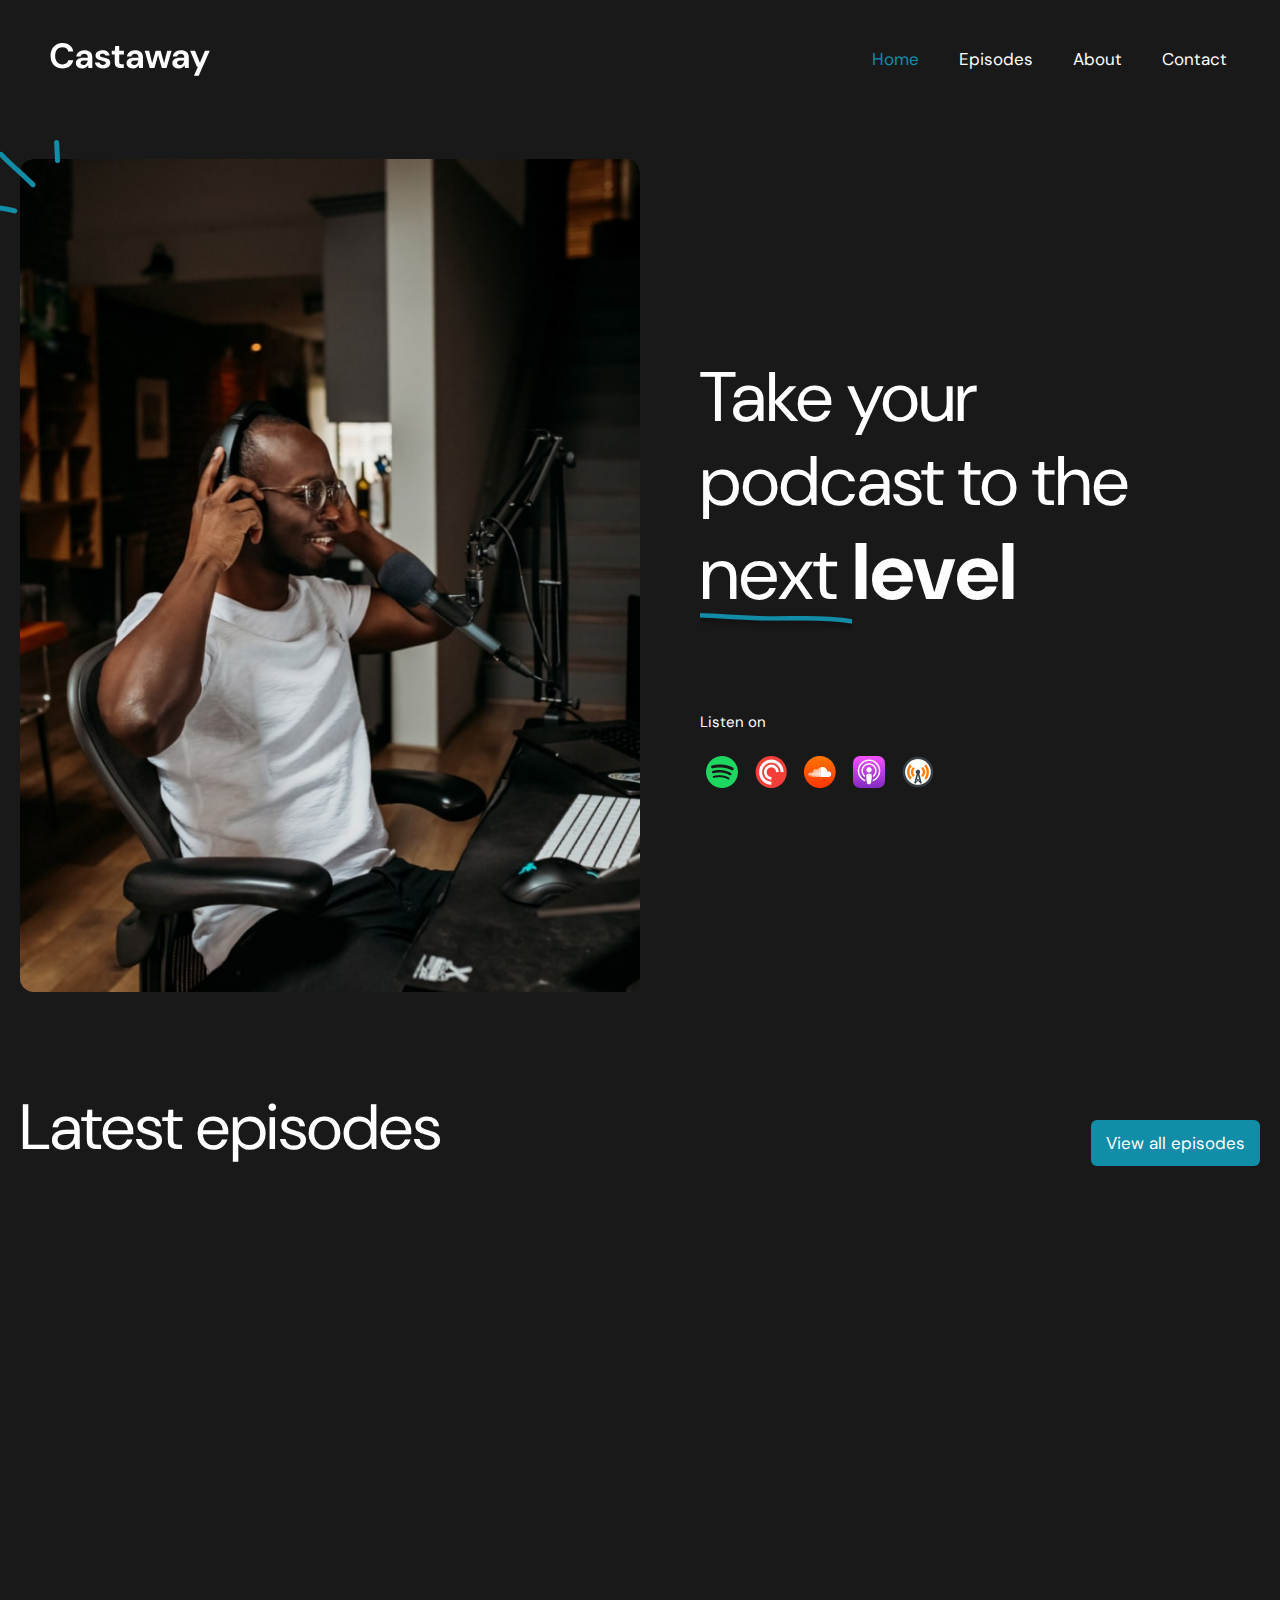
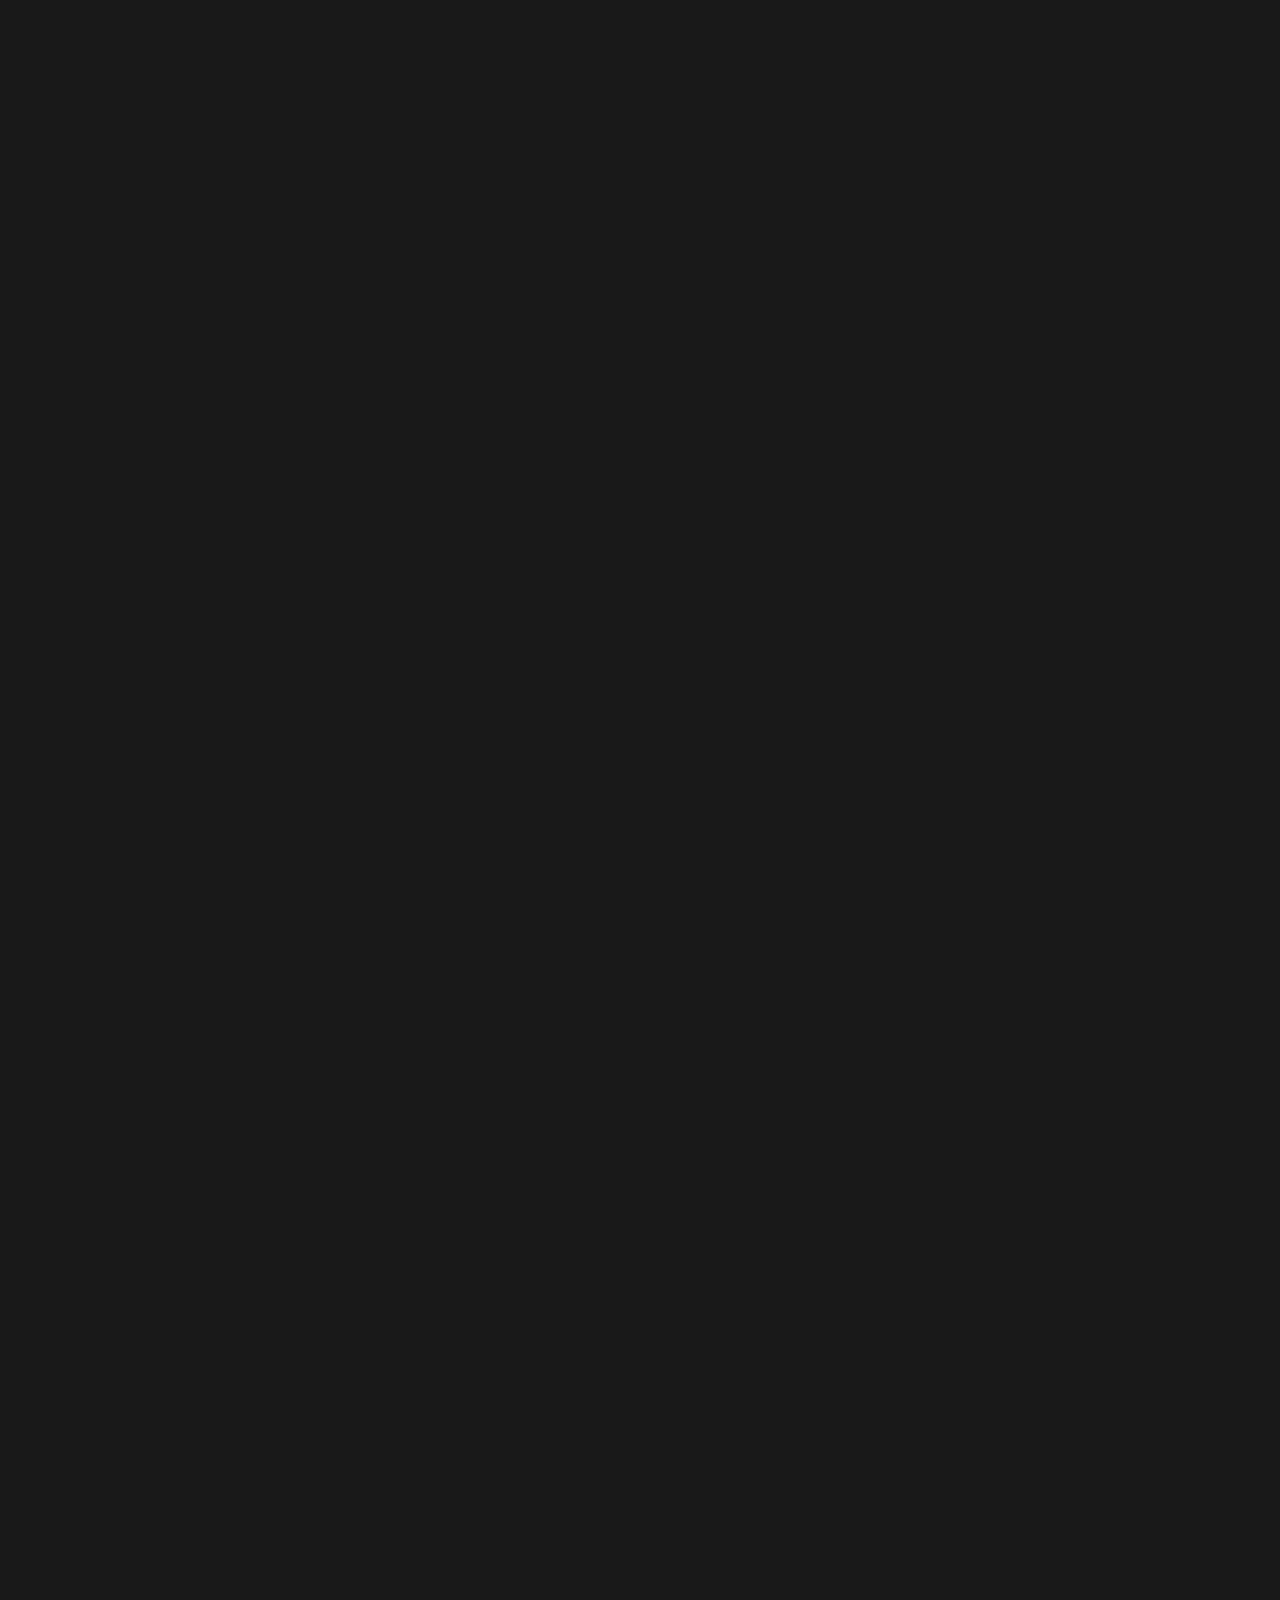
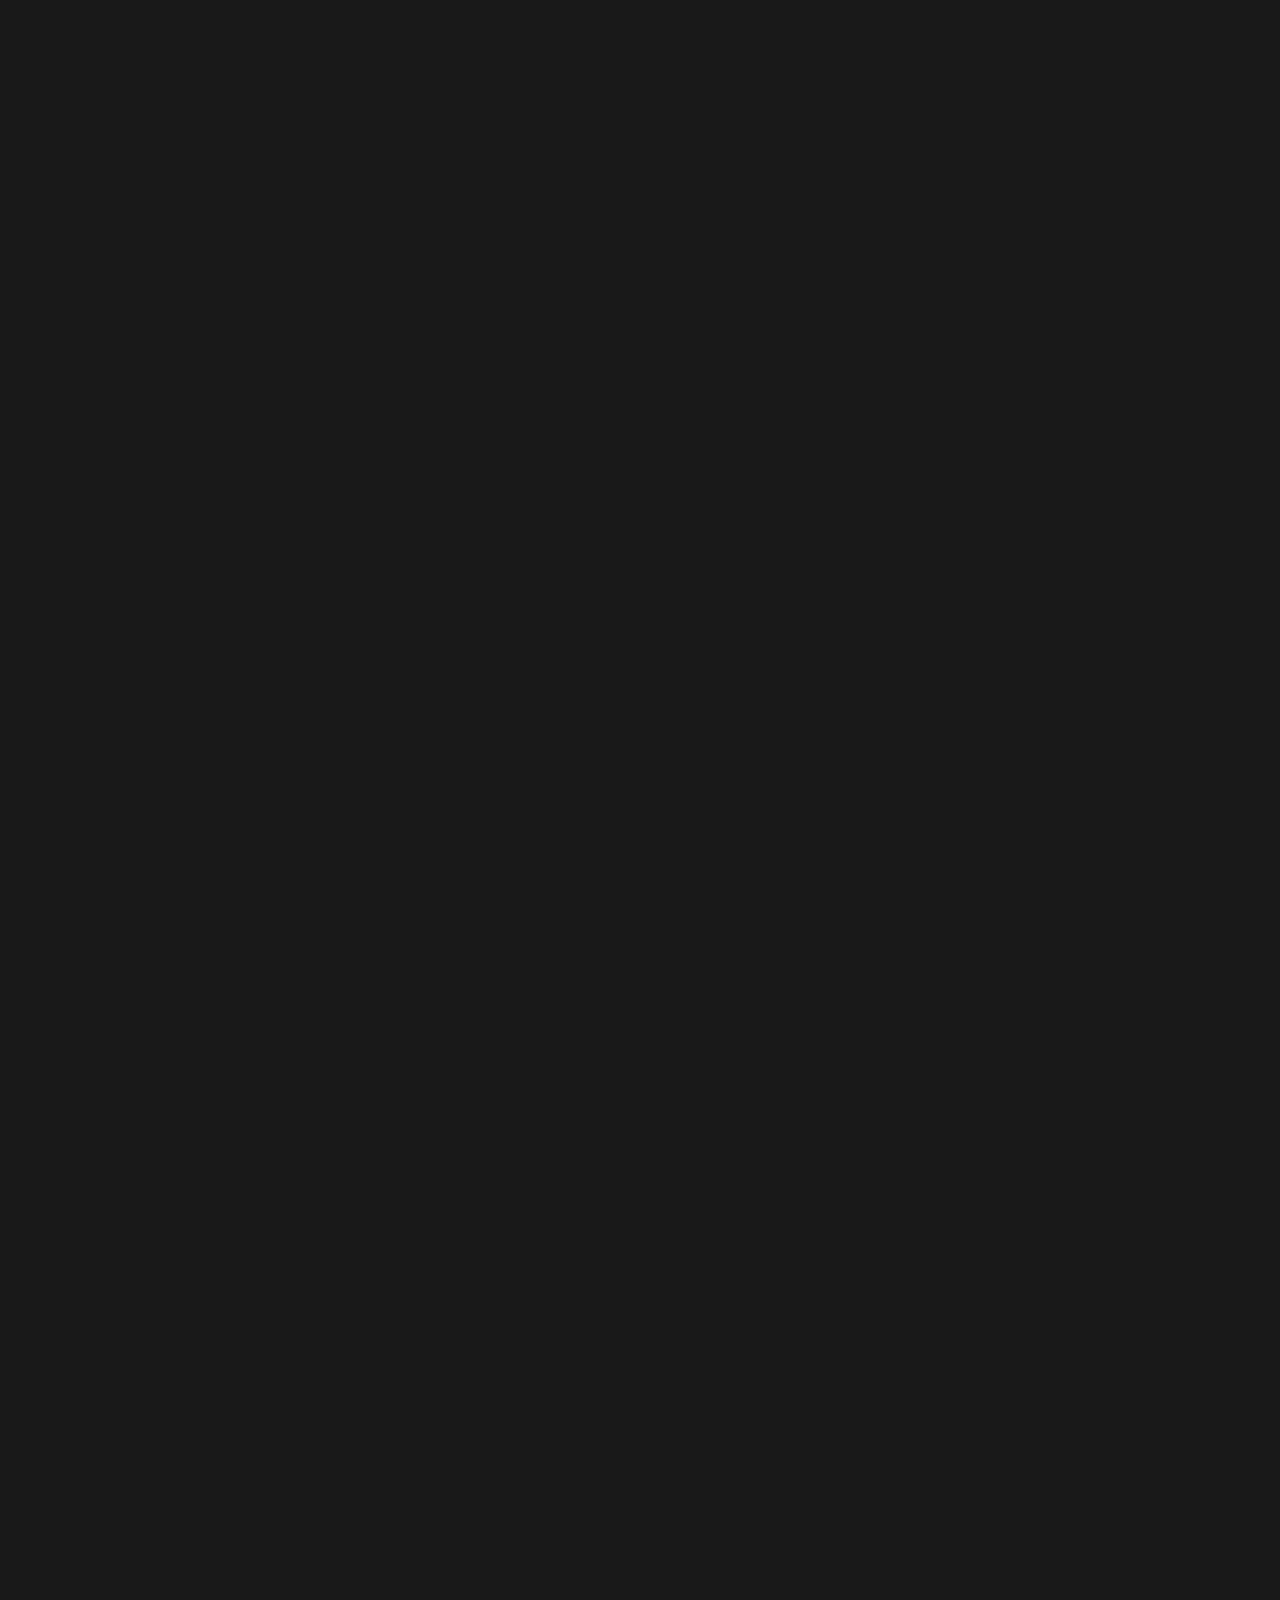
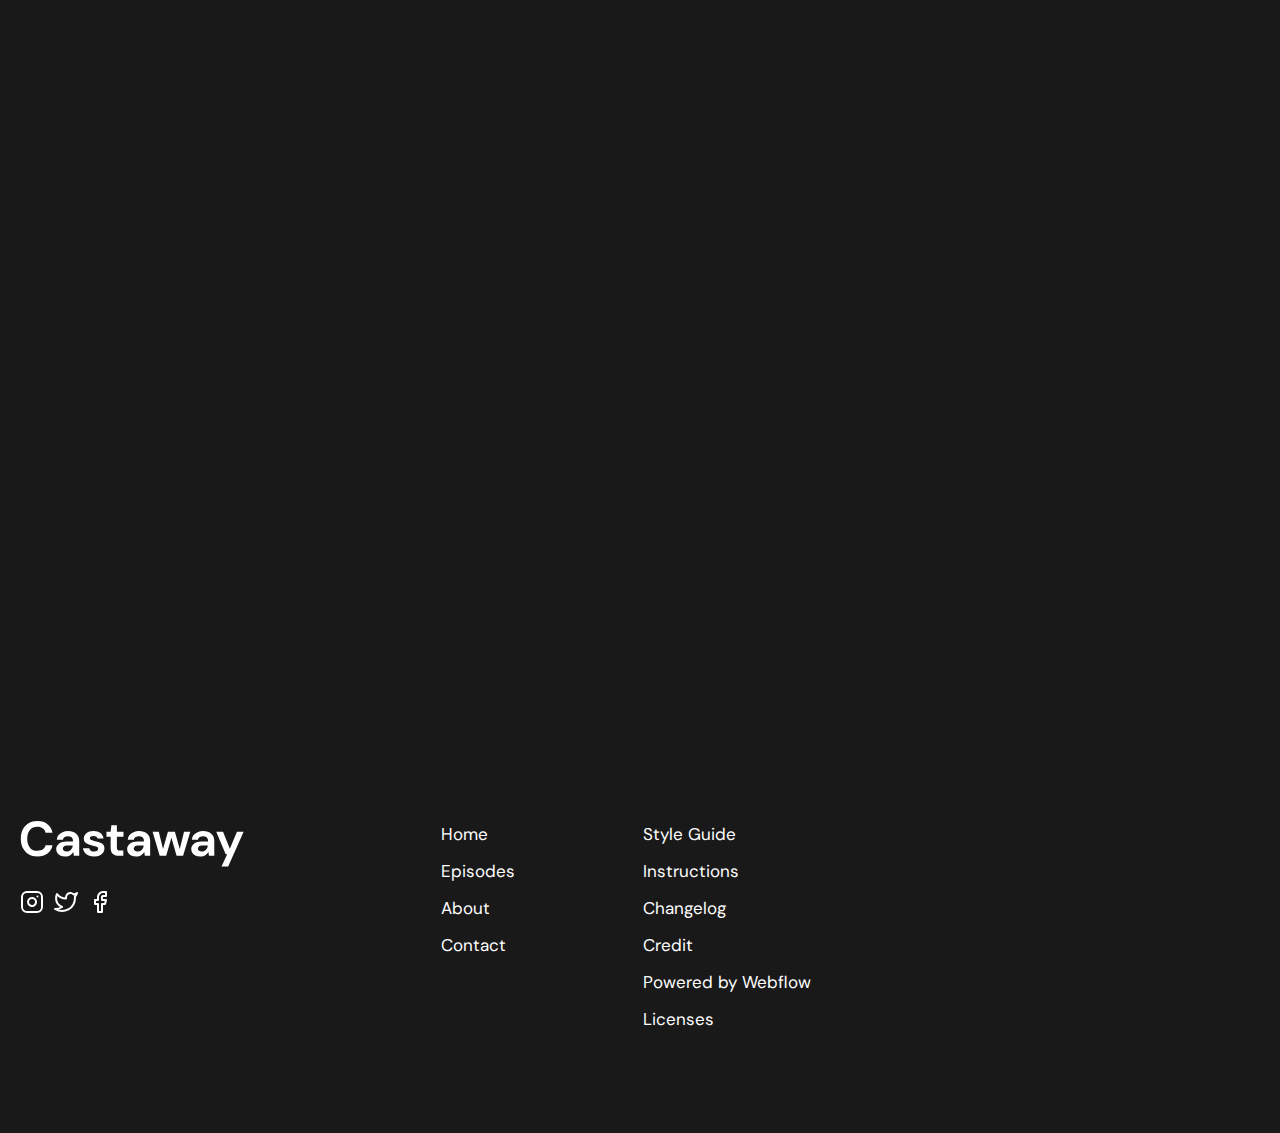
<file: index.html>
<!DOCTYPE html>
<html lang="en">
<head>
    <meta charset="UTF-8">
    <title>Castaway</title>
    <meta name="description" content="Take your podcast to the next level">
    <meta name="keywords" content="castaway, podcast, audio gear, microphone tricks, best microphone, Jacob Paulaner, podcasting, audio engineering">
    <meta property="og:title" content="Castaway">
    <meta property="og:description" content="Take your podcast to the next level">
    <meta property="og:type" content="article">
    <meta property="og:image" content="https://castaway.com/image/preview.jpg">
    <meta property="og:site_name" content="Castaway">
    <meta name="theme-color" content="191919">
    <meta name="viewport" content="width=device-width, initial-scale=1.0">
    <link rel="icon" type="image/png" href="image/favicon.png">
    <link href="https://fonts.googleapis.com/css?family=DM+Sans:regular,700,&display=swap" rel="stylesheet" />
    <link rel="stylesheet" href="css/style.css">
</head>
<body>
    <div class="wrapper">
        <header class="header">
            <div class="header__inner _anim-items">
                <a class="header__logo" href="index.html">
                    <img src="image/header-logo.svg" alt="Logo-Castaway">
                </a>
                <nav class="menu">
                    <ul class="menu__list header__menu-list">
                        <li class="menu__item">
                            <a class="menu__link menu__link_active" href="index.html">
                                Home
                            </a>
                        </li>
                        <li class="menu__item">
                            <a class="menu__link" href="episodes.html">
                                Episodes
                            </a>
                        </li>
                        <li class="menu__item">
                            <a class="menu__link" href="about.html">
                                About
                            </a>
                        </li>
                        <li class="menu__item">
                            <a class="menu__link" href="contact.html">
                                Contact
                            </a>
                        </li>
                    </ul>
                </nav>
            </div>
        </header>
        <div class="main">  
            <section class="podcast">
                <div class="container">
                    <div class="podcast__inner">
                        <div class="podcast__img _anim-items _anim-no-hide">
                            <img src="image/podcast-img.jpg" alt="">
                        </div>
                        <div class="podcast__content _anim-items _anim-no-hide">
                            <h1 class="podcast__title">
                                Take your podcast to the 
                                <span class="podcast__title podcast__title_emphasized">
                                    next
                                </span> 
                                <span class="podcast__title podcast__title_fatty">
                                    level
                                </span>
                            </h1>
                            <p class="podcast__text">Listen on</p>
                            <ul class="podcasts__list">
                                <li class="podcasts__item">
                                    <a class="podcasts__link" href="#">
                                        <img class="_anim-items" src="image/spotify.png" alt="spotify">
                                    </a>
                                </li>
                                <li class="podcasts__item">
                                    <a class="podcasts__link" href="#">
                                        <img class="_anim-items" src="image/pocket-casts.png" alt="pocket-casts">
                                    </a>
                                </li>
                                <li class="podcasts__item">
                                    <a class="podcasts__link" href="#">
                                        <img class="_anim-items" src="image/soundcloud.png" alt="soundcloud">
                                    </a>
                                </li>
                                <li class="podcasts__item">
                                    <a class="podcasts__link" href="#">
                                        <img class="_anim-items" src="image/podcasts.png" alt="podcasts">
                                    </a>
                                </li>
                                <li class="podcasts__item">
                                    <a class="podcasts__link" href="#">
                                        <img class="_anim-items" src="image/overcast.png" alt="overcast">
                                    </a>
                                </li>
                            </ul>
                        </div>
                    </div>
                </div>
            </section>
            <section class="episodes">
                <div class="container">
                    <div class="episides__inner">
                        <div class="wrapper__title">
                            <h2 class="episodes__title section__title">
                                Latest episodes
                            </h2>
                            <a class="episodes__btn btn" href="episodes.html">View all episodes</a>
                        </div>
                        <ul class="episode__list">
                            <li class="episode__item episode__item_add _anim-items _anim-no-hide">
                                <img src="image/episode-1.jpg" alt="Audio-gear">
                                <div class="episode__content">
                                    <span class="episode__category">
                                        Gear
                                    </span>
                                    <p class="episode__order">
                                        Episode<span>1</span>
                                    </p>
                                    <h2 class="episode__title section__title">
                                        Should you get outboard audio gear?
                                    </h2>
                                    <p class="episode__text">
                                        Is hardware really worth it when it comes to podcasting? The answer is...it depends. Here’s our reasons on why you might want to consider picking something up.
                                    </p>
                                    <a class="episode__btn btn" href="should-you-get-outboard-audio-gear.html">
                                        View Episode Details
                                    </a>
                                </div>
                            </li>
                            <li class="episode__item episode__item_even _anim-items _anim-no-hide">
                                <img src="image/episode-2.jpg" alt="Mic">
                                <div class="episode__content">
                                    <span class="episode__category">
                                        Tips & Tricks
                                    </span>
                                    <p class="episode__order">
                                        Episode<span>2</span>
                                    </p>
                                    <h2 class="episode__title section__title">
                                        Mic tricks to take you to the next level
                                    </h2>
                                    <p class="episode__text">
                                        Stop rolling with those default settings on your mic. These small tweaks will take you from sounding good to great.
                                    </p>
                                    <a class="episode__btn btn" href="mic-tricks-to-take-you-to-the-next-level.html">
                                        View Episode Details
                                    </a>
                                </div>
                            </li>
                            <li class="episode__item episode__item_add _anim-items _anim-no-hide">
                                <img src="image/episode-3.jpg" alt="Microphone">
                                <div class="episode__content">
                                    <span class="episode__category">
                                        Gear
                                    </span>
                                    <p class="episode__order">
                                        Episode<span>3</span>
                                    </p>
                                    <h2 class="episode__title section__title">
                                        The best microphone under $200
                                    </h2>
                                    <p class="episode__text">
                                        With so many microphones on the market, how are you supposed to know what’s the best? Take a look at our top picks.
                                    </p>
                                    <a class="episode__btn btn" href="the-best-microphone-under.html">
                                        View Episode Details
                                    </a>
                                </div>
                            </li>
                        </ul>
                    </div>
                </div>
            </section>
            <section class="blog">
                <div class="container">
                    <div class="blog__inner">
                        <div class="blog__content-wrapper">
                            <div class="blog__content _anim-items _anim-no-hide">
                                <a class="blog__btn" href="about.html">
                                    <img src="image/arrow.png" alt="arrow">                                    
                                </a>
                                <span class="blog__order">
                                    Meet your host
                                </span>
                                <h2 class="blog__title">
                                    Jacob Paulaner
                                </h2>
                                <p class="blog__text">
                                    Jacob has a background in audio engineering, and has been podcasting since the early days.
                                </p>
                                <p class="blog__text">
                                    He’s here to help you level up your game by sharing everything he’s learned along the way.
                                </p>
                            </div>
                        </div>
                        <div class="blog__img-wrapper">
                            <img class="blog__img _anim-items _anim-no-hide" src="image/blog.jpg" alt="Jacob Paulaner">
                        </div>
                    </div>
                </div>
            </section>
            <section class="form">
                <div class="container">
                    <div class="form__inner _anim-items _anim-no-hide">
                        <div class="block__title">
                            <span class="form__subtitle">
                                Email Newsletter
                            </span>
                            <p class="form__title">
                                Subscribe for updates
                            </p>
                        </div>
                        <form action="#" class="block__form">
                            <input class="block__form-input" type="text" name="name" placeholder="Name" required>
                            <input class="block__form-input" type="text" name="email" placeholder="Email" required>
                            <button class="block__form-btn btn" type="submit">Submit</button>
                        </form>
                    </div>
                </div>
            </section>
            <section class="reviews">
                <div class="container">
                    <div class="reviews__inner">
                        <div class="reviews__item _anim-items">
                            <ul class="rating__list">
                                <li class="rating__item">
                                    <img src="image/star.svg" alt="star">
                                </li>
                                <li class="rating__item">
                                    <img src="image/star.svg" alt="star">
                                </li>
                                <li class="rating__item">
                                    <img src="image/star.svg" alt="star">
                                </li>
                                <li class="rating__item">
                                    <img src="image/star.svg" alt="star">
                                </li>
                                <li class="rating__item">
                                    <img src="image/star.svg" alt="star">
                                </li>
                            </ul>
                            <p class="review__text">
                                I can’t recommend this podcast enough
                            </p>
                            <p class="review__name">
                                Betty Lacey
                            </p>
                        </div>
                        <div class="reviews__item _anim-items">
                            <ul class="rating__list">
                                <li class="rating__item">
                                    <img src="image/star.svg" alt="star">
                                </li>
                                <li class="rating__item">
                                    <img src="image/star.svg" alt="star">
                                </li>
                                <li class="rating__item">
                                    <img src="image/star.svg" alt="star">
                                </li>
                                <li class="rating__item">
                                    <img src="image/star.svg" alt="star">
                                </li>
                                <li class="rating__item">
                                    <img src="image/star.svg" alt="star">
                                </li>
                            </ul>
                            <p class="review__text">
                                Jacob is the best in the business
                            </p>
                            <p class="review__name">
                                Adam Driver
                            </p>
                        </div>
                        <div class="reviews__item _anim-items">
                            <ul class="rating__list">
                                <li class="rating__item">
                                    <img src="image/star.svg" alt="star">
                                </li>
                                <li class="rating__item">
                                    <img src="image/star.svg" alt="star">
                                </li>
                                <li class="rating__item">
                                    <img src="image/star.svg" alt="star">
                                </li>
                                <li class="rating__item">
                                    <img src="image/star.svg" alt="star">
                                </li>
                                <li class="rating__item">
                                    <img src="image/star.svg" alt="star">
                                </li>
                            </ul>
                            <p class="review__text">
                                A wealth of audio knowledge
                            </p>
                            <p class="review__name">
                                Marcus Brown
                            </p>
                        </div>
                        <div class="reviews__item _anim-items">
                            <ul class="rating__list">
                                <li class="rating__item">
                                    <img src="image/star.svg" alt="star">
                                </li>
                                <li class="rating__item">
                                    <img src="image/star.svg" alt="star">
                                </li>
                                <li class="rating__item">
                                    <img src="image/star.svg" alt="star">
                                </li>
                                <li class="rating__item">
                                    <img src="image/star.svg" alt="star">
                                </li>
                                <li class="rating__item">
                                    <img src="image/star.svg" alt="star">
                                </li>
                            </ul>
                            <p class="review__text">
                                Every episode is a gem!
                            </p>
                            <p class="review__name">
                                Jessica Knowl
                            </p>
                        </div>
                        <div class="reviews__item _anim-items">
                            <ul class="rating__list">
                                <li class="rating__item">
                                    <img src="image/star.svg" alt="star">
                                </li>
                                <li class="rating__item">
                                    <img src="image/star.svg" alt="star">
                                </li>
                                <li class="rating__item">
                                    <img src="image/star.svg" alt="star">
                                </li>
                                <li class="rating__item">
                                    <img src="image/star.svg" alt="star">
                                </li>
                                <li class="rating__item">
                                    <img src="image/star.svg" alt="star">
                                </li>
                            </ul>
                            <p class="review__text">
                                Whoa whoa, let me take some notes!
                            </p>
                            <p class="review__name">
                                Scott Adams
                            </p>
                        </div>
                        <div class="reviews__item _anim-items">
                            <ul class="rating__list">
                                <li class="rating__item">
                                    <img src="image/star.svg" alt="star">
                                </li>
                                <li class="rating__item">
                                    <img src="image/star.svg" alt="star">
                                </li>
                                <li class="rating__item">
                                    <img src="image/star.svg" alt="star">
                                </li>
                                <li class="rating__item">
                                    <img src="image/star.svg" alt="star">
                                </li>
                                <li class="rating__item">
                                    <img src="image/star.svg" alt="star">
                                </li>
                            </ul>
                            <p class="review__text">
                                I’ve upped my game considerably since I started listening
                            </p>
                            <p class="review__name">
                                Steven Blast
                            </p>
                        </div>
                    </div>
                </div>
            </section>
        </div>
        <footer class="footer">
            <div class="container">
                <div class="footer__inner">
                    <div class="footer__social">
                        <a class="footer__logo" href="index.html">
                            <img src="image/footer-logo.svg" alt="Logo-Castaway">
                        </a>
                        <ul class="social__list">
                            <li class="social__item">
                                <a href="#" class="social__link social__link_instagram">
                                    <svg width="24" height="24" viewBox="0 0 24 24" fill="none" xmlns="http://www.w3.org/2000/svg">
                                        <path d="M17 2H7C4.23858 2 2 4.23858 2 7V17C2 19.7614 4.23858 22 7 22H17C19.7614 22 22 19.7614 22 17V7C22 4.23858 19.7614 2 17 2Z" stroke="white" stroke-width="2" stroke-linecap="round" stroke-linejoin="round"/>
                                        <path d="M16 11.3698C16.1234 12.202 15.9812 13.052 15.5937 13.7988C15.2062 14.5456 14.5931 15.1512 13.8416 15.5295C13.0901 15.9077 12.2384 16.0394 11.4077 15.9057C10.5771 15.7721 9.80971 15.3799 9.21479 14.785C8.61987 14.19 8.22768 13.4227 8.09402 12.592C7.96035 11.7613 8.09202 10.9097 8.47028 10.1582C8.84854 9.40667 9.45414 8.79356 10.2009 8.40606C10.9477 8.01856 11.7977 7.8764 12.63 7.99982C13.4789 8.1257 14.2648 8.52128 14.8716 9.12812C15.4785 9.73497 15.8741 10.5209 16 11.3698Z" stroke="white" stroke-width="2" stroke-linecap="round" stroke-linejoin="round"/>
                                        <path d="M17.5 6.5H17.51" stroke="white" stroke-width="2" stroke-linecap="round" stroke-linejoin="round"/>
                                        </svg>
                                        
                                </a>
                            </li>
                            <li class="social__item">
                                <a href="#" class="social__link social__link_twitter">
                                    <svg xmlns="http://www.w3.org/2000/svg" width="24" height="24" viewBox="0 0 24 24" fill="none">
                                        <path d="M23 2.9998C22.0424 3.67528 20.9821 4.19191 19.86 4.52981C19.2577 3.83732 18.4573 3.3465 17.567 3.12373C16.6767 2.90097 15.7395 2.957 14.8821 3.28426C14.0247 3.61152 13.2884 4.19421 12.773 4.95352C12.2575 5.71284 11.9877 6.61214 12 7.5298V8.52979C10.2426 8.57536 8.50127 8.18562 6.93101 7.39525C5.36074 6.60488 4.01032 5.43844 3 3.9998C3 3.9998 -1 12.9998 8 16.9998C5.94053 18.3978 3.48716 19.0987 1 18.9998C10 23.9998 21 18.9998 21 7.49979C21 7.21979 20.97 6.93981 20.92 6.66981C21.9406 5.6633 22.6608 4.39252 23 2.9998Z" stroke="white" stroke-width="2" stroke-linecap="round" stroke-linejoin="round"/>
                                    </svg>
                                </a>
                            </li>
                            <li class="social__item">
                                <a href="#" class="social__link social__link_facebook">
                                    <svg xmlns="http://www.w3.org/2000/svg" width="24" height="24" viewBox="0 0 24 24" fill="none">
                                        <path d="M18 2H15C13.6739 2 12.4021 2.52678 11.4645 3.46447C10.5268 4.40215 10 5.67392 10 7V10H7V14H10V22H14V14H17L18 10H14V7C14 6.73478 14.1054 6.48043 14.2929 6.29289C14.4804 6.10536 14.7348 6 15 6H18V2Z" stroke="white" stroke-width="2" stroke-linecap="round" stroke-linejoin="round"/>
                                    </svg>
                                </a>
                            </li>
                        </ul>
                    </div>
                    <nav class="menu menu_negative">
                        <ul class="menu__list footer__menu-list">
                            <li class="menu__item">
                                <a class="menu__link" href="index.html">
                                    Home
                                </a>
                            </li>
                            <li class="menu__item">
                                <a class="menu__link" href="episodes.html">
                                    Episodes
                                </a>
                            </li>
                            <li class="menu__item">
                                <a class="menu__link" href="about.html">
                                    About
                                </a>
                            </li>
                            <li class="menu__item">
                                <a class="menu__link" href="contact.html">
                                    Contact
                                </a>
                            </li>
                        </ul>
                    </nav>
                    <nav class="info">
                        <ul class="info__list">
                            <li class="info__item">
                                <a class="info__link" href="#">
                                    Style Guide
                                </a>
                            </li>
                            <li class="info__item">
                                <a class="info__link" href="#">
                                    Instructions
                                </a>
                            </li>
                            <li class="info__item">
                                <a class="info__link" href="#">
                                    Changelog
                                </a>
                            </li>
                            <li class="info__item">
                                <a class="info__link" href="#">
                                    Credit
                                </a>
                            </li>
                            <li class="info__item">
                                <a class="info__link" href="#">
                                    Powered by Webflow
                                </a>
                            </li>
                            <li class="info__item">
                                <a class="info__link" href="#">
                                    Licenses
                                </a>
                            </li>
                        </ul>
                    </nav>
                    <ul class="podcasts__list">
                        <li class="podcasts__item">
                            <a class="podcasts__link" href="#">
                                <img class="_anim-items" src="image/spotify.png" alt="spotify">
                            </a>
                        </li>
                        <li class="podcasts__item">
                            <a class="podcasts__link" href="#">
                                <img class="_anim-items" src="image/pocket-casts.png" alt="pocket-casts">
                            </a>
                        </li>
                        <li class="podcasts__item">
                            <a class="podcasts__link" href="#">
                                <img class="_anim-items" src="image/soundcloud.png" alt="soundcloud">
                            </a>
                        </li>
                        <li class="podcasts__item">
                            <a class="podcasts__link" href="#">
                                <img class="_anim-items" src="image/podcasts.png" alt="podcasts">
                            </a>
                        </li>
                        <li class="podcasts__item">
                            <a class="podcasts__link" href="#">
                                <img class="_anim-items" src="image/overcast.png" alt="overcast">
                            </a>
                        </li>
                    </ul>
                </div>
            </div>
        </footer>
    </div>
    <script src="js/jquery-3.7.1.min.js"></script>
    <script src="js/main.js"></script>
</body>
</html>
</file>
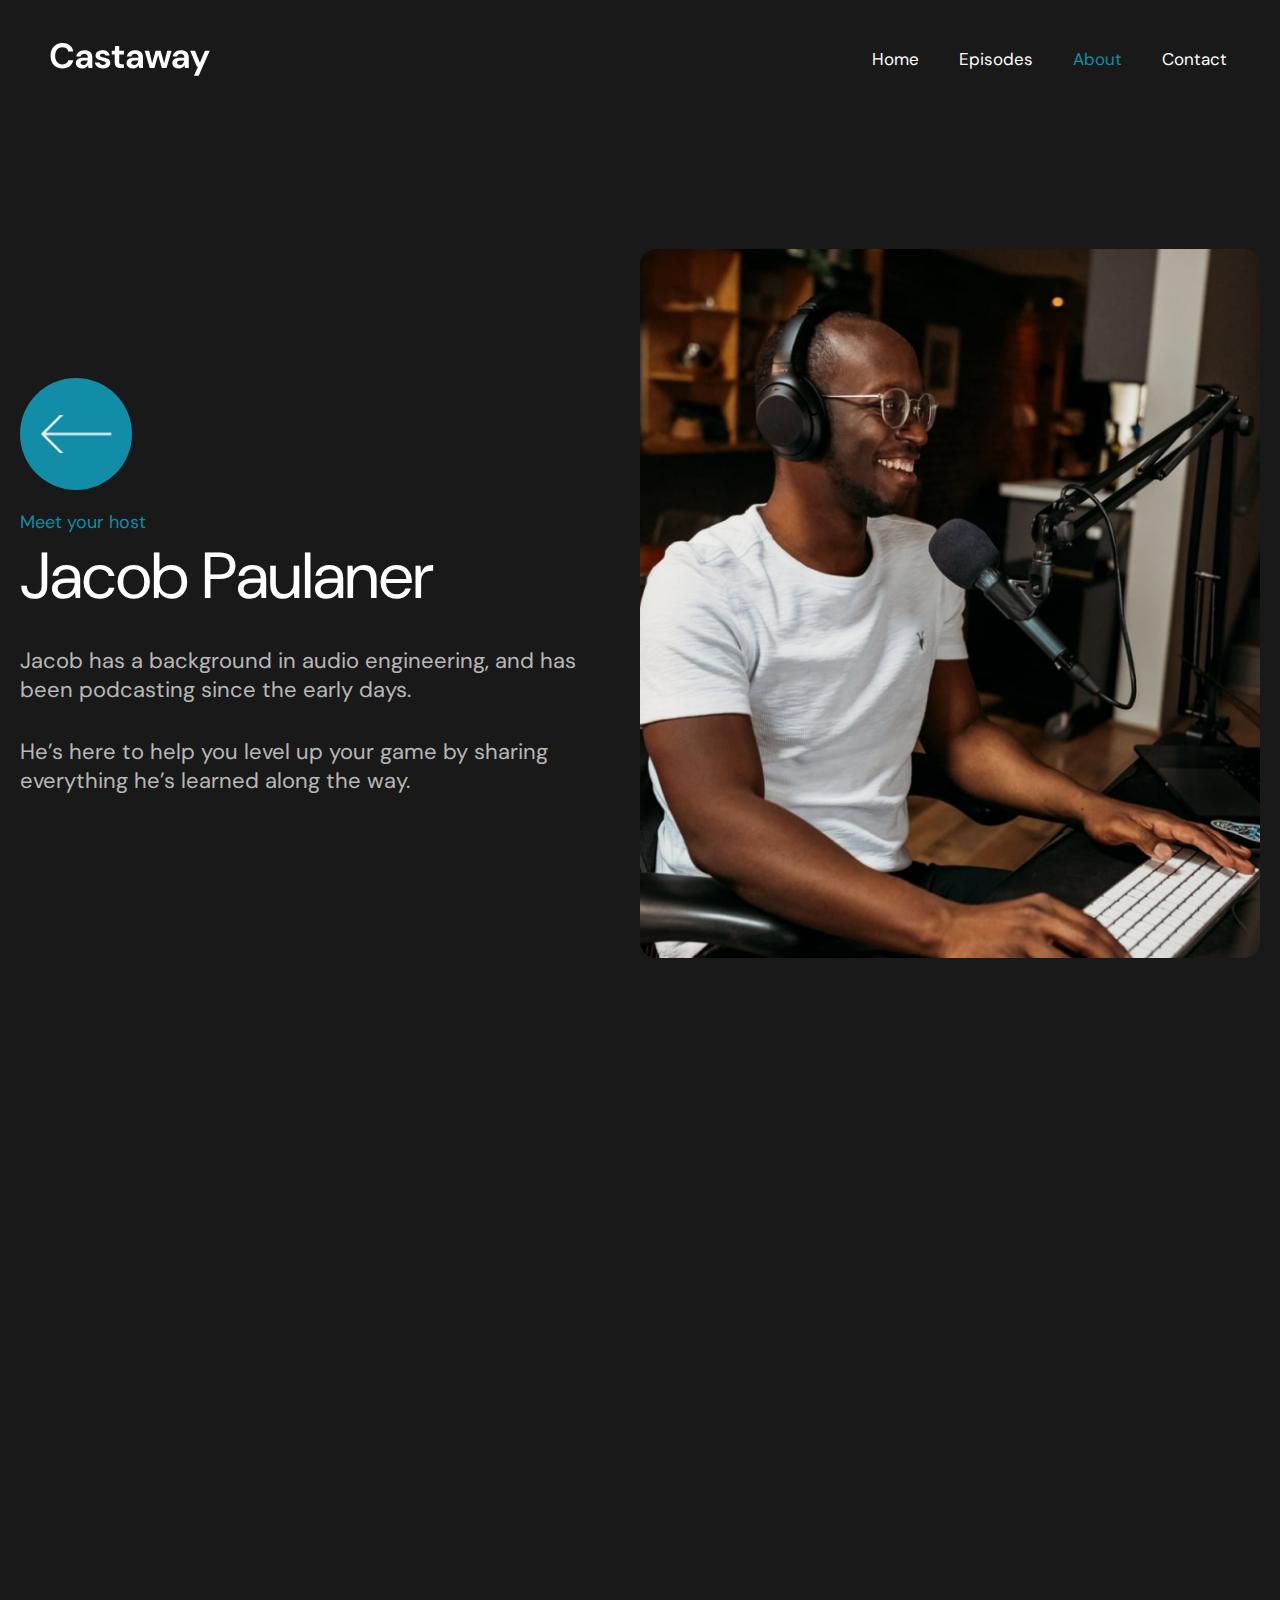
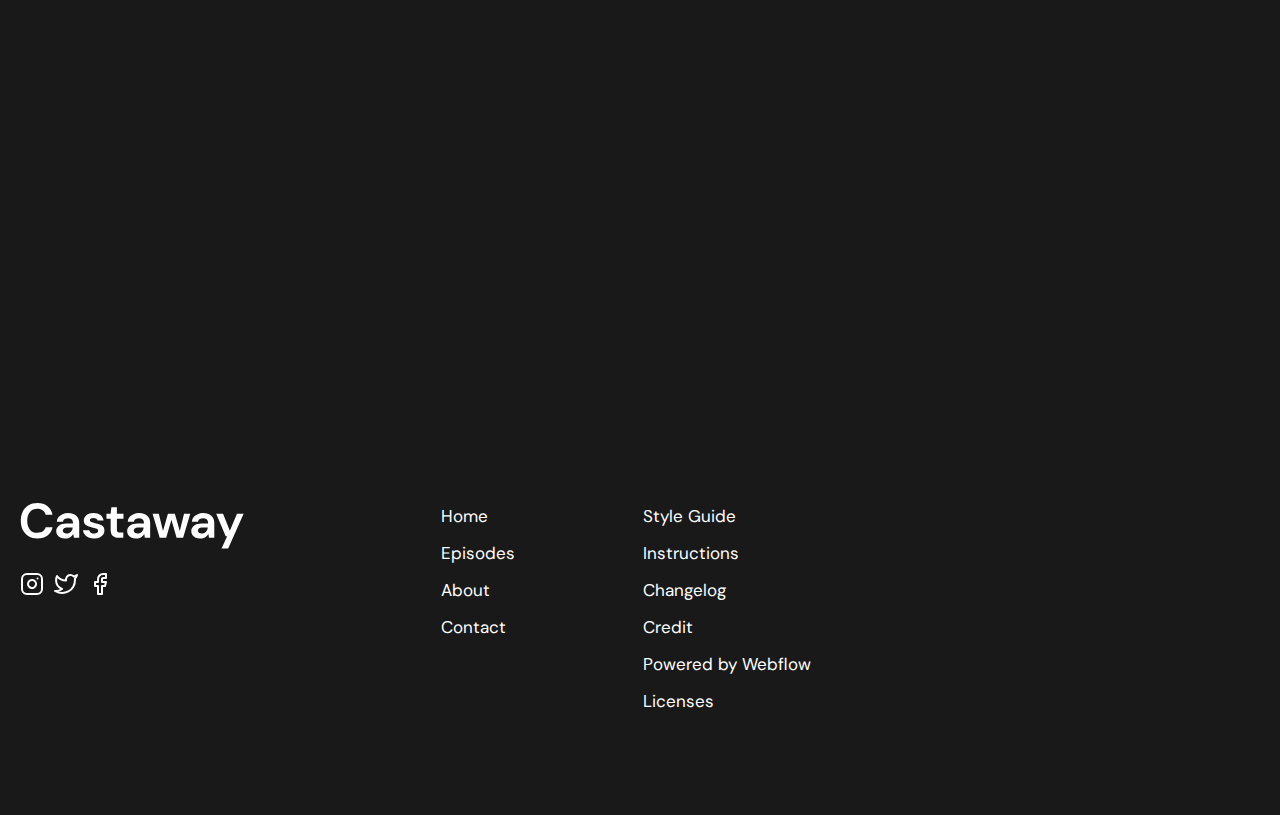
<file: about.html>
<!DOCTYPE html>
<html lang="en">
<head>
    <meta charset="UTF-8">
    <title>Castaway</title>
    <meta name="description" content="Take your podcast to the next level">
    <meta name="keywords" content="castaway, podcast, audio gear, microphone tricks, best microphone, Jacob Paulaner, podcasting, audio engineering">
    <meta property="og:title" content="Castaway">
    <meta property="og:description" content="Take your podcast to the next level">
    <meta property="og:type" content="article">
    <meta property="og:image" content="https://castaway.com/image/preview.jpg">
    <meta property="og:site_name" content="Castaway">
    <meta name="theme-color" content="191919">
    <meta name="viewport" content="width=device-width, initial-scale=1.0">
    <link rel="icon" type="image/png" href="image/favicon.png">
    <link href="https://fonts.googleapis.com/css?family=DM+Sans:regular,700,&display=swap" rel="stylesheet" />
    <link rel="stylesheet" href="css/style.css">
</head>
<body>
    <div class="wrapper">
        <header class="header">
            <div class="header__inner _anim-items">
                <a class="header__logo" href="index.html">
                    <img src="image/header-logo.svg" alt="Logo-Castaway">
                </a>
                <nav class="menu">
                    <ul class="menu__list header__menu-list">
                        <li class="menu__item">
                            <a class="menu__link" href="index.html">
                                Home
                            </a>
                        </li>
                        <li class="menu__item">
                            <a class="menu__link" href="episodes.html">
                                Episodes
                            </a>
                        </li>
                        <li class="menu__item">
                            <a class="menu__link menu__link_active" href="about.html">
                                About
                            </a>
                        </li>
                        <li class="menu__item">
                            <a class="menu__link" href="contact.html">
                                Contact
                            </a>
                        </li>
                    </ul>
                </nav>
            </div>
        </header>
        <div class="main">
            <section class="blog">
                <div class="container">
                    <div class="blog__inner">
                        <div class="blog__content-wrapper">
                            <div class="blog__content _anim-items _anim-no-hide">
                                <a class="blog__btn blog__btn_reverse" href="index.html">
                                    <img src="image/arrow.png" alt="arrow">                                    
                                </a>
                                <span class="blog__order">
                                    Meet your host
                                </span>
                                <h2 class="blog__title">
                                    Jacob Paulaner
                                </h2>
                                <p class="blog__text">
                                    Jacob has a background in audio engineering, and has been podcasting since the early days.
                                </p>
                                <p class="blog__text">
                                    He’s here to help you level up your game by sharing everything he’s learned along the way.
                                </p>
                            </div>
                        </div>
                        <div class="blog__img-wrapper">
                            <img class="blog__img _anim-items _anim-no-hide" src="image/blog.jpg" alt="Jacob Paulaner">
                        </div>
                    </div>
                </div>
            </section>
            <section class="reviews">
                <div class="container">
                    <div class="reviews__inner">
                        <div class="reviews__item _anim-items">
                            <ul class="rating__list">
                                <li class="rating__item">
                                    <img src="image/star.svg" alt="star">
                                </li>
                                <li class="rating__item">
                                    <img src="image/star.svg" alt="star">
                                </li>
                                <li class="rating__item">
                                    <img src="image/star.svg" alt="star">
                                </li>
                                <li class="rating__item">
                                    <img src="image/star.svg" alt="star">
                                </li>
                                <li class="rating__item">
                                    <img src="image/star.svg" alt="star">
                                </li>
                            </ul>
                            <p class="review__text">
                                I can’t recommend this podcast enough
                            </p>
                            <p class="review__name">
                                Betty Lacey
                            </p>
                        </div>
                        <div class="reviews__item _anim-items">
                            <ul class="rating__list">
                                <li class="rating__item">
                                    <img src="image/star.svg" alt="star">
                                </li>
                                <li class="rating__item">
                                    <img src="image/star.svg" alt="star">
                                </li>
                                <li class="rating__item">
                                    <img src="image/star.svg" alt="star">
                                </li>
                                <li class="rating__item">
                                    <img src="image/star.svg" alt="star">
                                </li>
                                <li class="rating__item">
                                    <img src="image/star.svg" alt="star">
                                </li>
                            </ul>
                            <p class="review__text">
                                Jacob is the best in the business
                            </p>
                            <p class="review__name">
                                Adam Driver
                            </p>
                        </div>
                        <div class="reviews__item _anim-items">
                            <ul class="rating__list">
                                <li class="rating__item">
                                    <img src="image/star.svg" alt="star">
                                </li>
                                <li class="rating__item">
                                    <img src="image/star.svg" alt="star">
                                </li>
                                <li class="rating__item">
                                    <img src="image/star.svg" alt="star">
                                </li>
                                <li class="rating__item">
                                    <img src="image/star.svg" alt="star">
                                </li>
                                <li class="rating__item">
                                    <img src="image/star.svg" alt="star">
                                </li>
                            </ul>
                            <p class="review__text">
                                A wealth of audio knowledge
                            </p>
                            <p class="review__name">
                                Marcus Brown
                            </p>
                        </div>
                        <div class="reviews__item _anim-items">
                            <ul class="rating__list">
                                <li class="rating__item">
                                    <img src="image/star.svg" alt="star">
                                </li>
                                <li class="rating__item">
                                    <img src="image/star.svg" alt="star">
                                </li>
                                <li class="rating__item">
                                    <img src="image/star.svg" alt="star">
                                </li>
                                <li class="rating__item">
                                    <img src="image/star.svg" alt="star">
                                </li>
                                <li class="rating__item">
                                    <img src="image/star.svg" alt="star">
                                </li>
                            </ul>
                            <p class="review__text">
                                Every episode is a gem!
                            </p>
                            <p class="review__name">
                                Jessica Knowl
                            </p>
                        </div>
                        <div class="reviews__item _anim-items">
                            <ul class="rating__list">
                                <li class="rating__item">
                                    <img src="image/star.svg" alt="star">
                                </li>
                                <li class="rating__item">
                                    <img src="image/star.svg" alt="star">
                                </li>
                                <li class="rating__item">
                                    <img src="image/star.svg" alt="star">
                                </li>
                                <li class="rating__item">
                                    <img src="image/star.svg" alt="star">
                                </li>
                                <li class="rating__item">
                                    <img src="image/star.svg" alt="star">
                                </li>
                            </ul>
                            <p class="review__text">
                                Whoa whoa, let me take some notes!
                            </p>
                            <p class="review__name">
                                Scott Adams
                            </p>
                        </div>
                        <div class="reviews__item _anim-items">
                            <ul class="rating__list">
                                <li class="rating__item">
                                    <img src="image/star.svg" alt="star">
                                </li>
                                <li class="rating__item">
                                    <img src="image/star.svg" alt="star">
                                </li>
                                <li class="rating__item">
                                    <img src="image/star.svg" alt="star">
                                </li>
                                <li class="rating__item">
                                    <img src="image/star.svg" alt="star">
                                </li>
                                <li class="rating__item">
                                    <img src="image/star.svg" alt="star">
                                </li>
                            </ul>
                            <p class="review__text">
                                I’ve upped my game considerably since I started listening
                            </p>
                            <p class="review__name">
                                Steven Blast
                            </p>
                        </div>
                    </div>
                </div>
            </section>
        </div>
        <footer class="footer">
            <div class="container">
                <div class="footer__inner">
                    <div class="footer__social">
                        <a class="footer__logo" href="index.html">
                            <img src="image/footer-logo.svg" alt="Logo-Castaway">
                        </a>
                        <ul class="social__list">
                            <li class="social__item">
                                <a href="#" class="social__link social__link_instagram">
                                    <svg width="24" height="24" viewBox="0 0 24 24" fill="none" xmlns="http://www.w3.org/2000/svg">
                                        <path d="M17 2H7C4.23858 2 2 4.23858 2 7V17C2 19.7614 4.23858 22 7 22H17C19.7614 22 22 19.7614 22 17V7C22 4.23858 19.7614 2 17 2Z" stroke="white" stroke-width="2" stroke-linecap="round" stroke-linejoin="round"/>
                                        <path d="M16 11.3698C16.1234 12.202 15.9812 13.052 15.5937 13.7988C15.2062 14.5456 14.5931 15.1512 13.8416 15.5295C13.0901 15.9077 12.2384 16.0394 11.4077 15.9057C10.5771 15.7721 9.80971 15.3799 9.21479 14.785C8.61987 14.19 8.22768 13.4227 8.09402 12.592C7.96035 11.7613 8.09202 10.9097 8.47028 10.1582C8.84854 9.40667 9.45414 8.79356 10.2009 8.40606C10.9477 8.01856 11.7977 7.8764 12.63 7.99982C13.4789 8.1257 14.2648 8.52128 14.8716 9.12812C15.4785 9.73497 15.8741 10.5209 16 11.3698Z" stroke="white" stroke-width="2" stroke-linecap="round" stroke-linejoin="round"/>
                                        <path d="M17.5 6.5H17.51" stroke="white" stroke-width="2" stroke-linecap="round" stroke-linejoin="round"/>
                                        </svg>
                                        
                                </a>
                            </li>
                            <li class="social__item">
                                <a href="#" class="social__link social__link_twitter">
                                    <svg xmlns="http://www.w3.org/2000/svg" width="24" height="24" viewBox="0 0 24 24" fill="none">
                                        <path d="M23 2.9998C22.0424 3.67528 20.9821 4.19191 19.86 4.52981C19.2577 3.83732 18.4573 3.3465 17.567 3.12373C16.6767 2.90097 15.7395 2.957 14.8821 3.28426C14.0247 3.61152 13.2884 4.19421 12.773 4.95352C12.2575 5.71284 11.9877 6.61214 12 7.5298V8.52979C10.2426 8.57536 8.50127 8.18562 6.93101 7.39525C5.36074 6.60488 4.01032 5.43844 3 3.9998C3 3.9998 -1 12.9998 8 16.9998C5.94053 18.3978 3.48716 19.0987 1 18.9998C10 23.9998 21 18.9998 21 7.49979C21 7.21979 20.97 6.93981 20.92 6.66981C21.9406 5.6633 22.6608 4.39252 23 2.9998Z" stroke="white" stroke-width="2" stroke-linecap="round" stroke-linejoin="round"/>
                                    </svg>
                                </a>
                            </li>
                            <li class="social__item">
                                <a href="#" class="social__link social__link_facebook">
                                    <svg xmlns="http://www.w3.org/2000/svg" width="24" height="24" viewBox="0 0 24 24" fill="none">
                                        <path d="M18 2H15C13.6739 2 12.4021 2.52678 11.4645 3.46447C10.5268 4.40215 10 5.67392 10 7V10H7V14H10V22H14V14H17L18 10H14V7C14 6.73478 14.1054 6.48043 14.2929 6.29289C14.4804 6.10536 14.7348 6 15 6H18V2Z" stroke="white" stroke-width="2" stroke-linecap="round" stroke-linejoin="round"/>
                                    </svg>
                                </a>
                            </li>
                        </ul>
                    </div>
                    <nav class="menu menu_negative">
                        <ul class="menu__list footer__menu-list">
                            <li class="menu__item">
                                <a class="menu__link menu__link" href="index.html">
                                    Home
                                </a>
                            </li>
                            <li class="menu__item">
                                <a class="menu__link" href="episodes.html">
                                    Episodes
                                </a>
                            </li>
                            <li class="menu__item">
                                <a class="menu__link" href="about.html">
                                    About
                                </a>
                            </li>
                            <li class="menu__item">
                                <a class="menu__link" href="contact.html">
                                    Contact
                                </a>
                            </li>
                        </ul>
                    </nav>
                    <nav class="info">
                        <ul class="info__list">
                            <li class="info__item">
                                <a class="info__link" href="#">
                                    Style Guide
                                </a>
                            </li>
                            <li class="info__item">
                                <a class="info__link" href="#">
                                    Instructions
                                </a>
                            </li>
                            <li class="info__item">
                                <a class="info__link" href="#">
                                    Changelog
                                </a>
                            </li>
                            <li class="info__item">
                                <a class="info__link" href="#">
                                    Credit
                                </a>
                            </li>
                            <li class="info__item">
                                <a class="info__link" href="#">
                                    Powered by Webflow
                                </a>
                            </li>
                            <li class="info__item">
                                <a class="info__link" href="#">
                                    Licenses
                                </a>
                            </li>
                        </ul>
                    </nav>
                    <ul class="podcasts__list">
                        <li class="podcasts__item">
                            <a class="podcasts__link" href="#">
                                <img class="_anim-items" src="image/spotify.png" alt="spotify">
                            </a>
                        </li>
                        <li class="podcasts__item">
                            <a class="podcasts__link" href="#">
                                <img class="_anim-items" src="image/pocket-casts.png" alt="pocket-casts">
                            </a>
                        </li>
                        <li class="podcasts__item">
                            <a class="podcasts__link" href="#">
                                <img class="_anim-items" src="image/soundcloud.png" alt="soundcloud">
                            </a>
                        </li>
                        <li class="podcasts__item">
                            <a class="podcasts__link" href="#">
                                <img class="_anim-items" src="image/podcasts.png" alt="podcasts">
                            </a>
                        </li>
                        <li class="podcasts__item">
                            <a class="podcasts__link" href="#">
                                <img class="_anim-items" src="image/overcast.png" alt="overcast">
                            </a>
                        </li>
                    </ul>
                </div>
            </div>
        </footer>
    </div>
    <script src="js/main.js"></script>
</body>
</html>
</file>
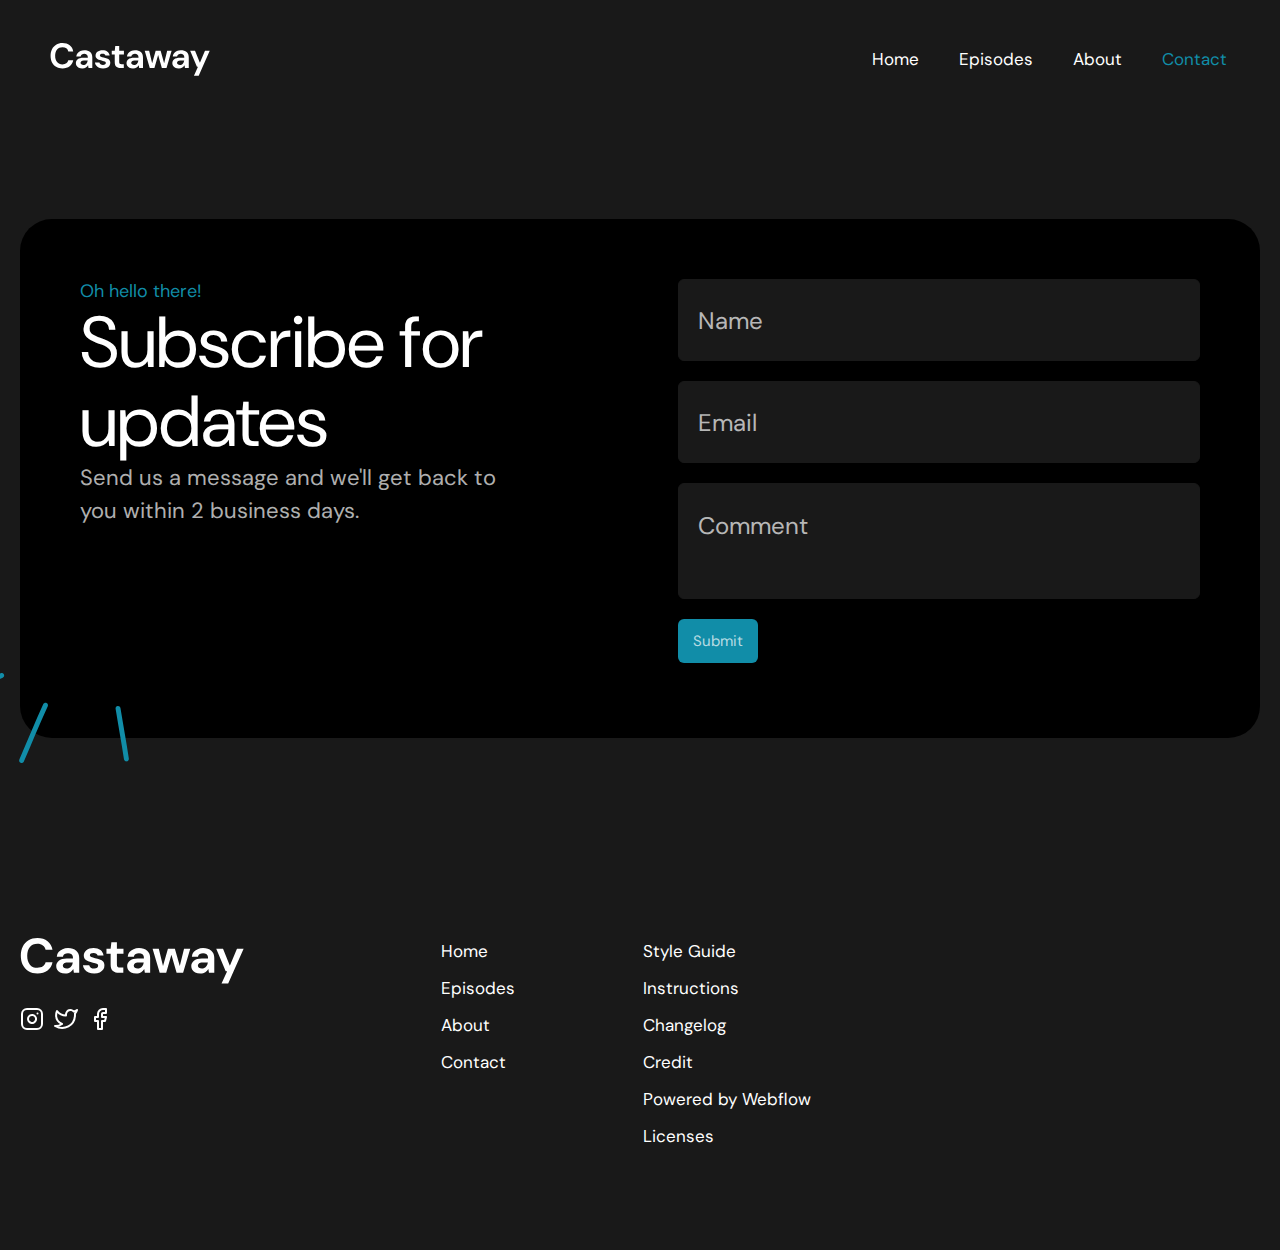
<file: contact.html>
<!DOCTYPE html>
<html lang="en">
<head>
    <meta charset="UTF-8">
    <title>Castaway</title>
    <meta name="description" content="Take your podcast to the next level">
    <meta name="keywords" content="castaway, podcast, audio gear, microphone tricks, best microphone, Jacob Paulaner, podcasting, audio engineering">
    <meta property="og:title" content="Castaway">
    <meta property="og:description" content="Take your podcast to the next level">
    <meta property="og:type" content="article">
    <meta property="og:image" content="https://castaway.com/image/preview.jpg">
    <meta property="og:site_name" content="Castaway">
    <meta name="theme-color" content="191919">
    <meta name="viewport" content="width=device-width, initial-scale=1.0">
    <link rel="icon" type="image/png" href="image/favicon.png">
    <link href="https://fonts.googleapis.com/css?family=DM+Sans:regular,700,&display=swap" rel="stylesheet" />
    <link rel="stylesheet" href="css/style.css">
</head>
<body>
    <div class="wrapper">
        <header class="header">
            <div class="header__inner _anim-items">
                <a class="header__logo" href="index.html">
                    <img src="image/header-logo.svg" alt="Logo-Castaway">
                </a>
                <nav class="menu">
                    <ul class="menu__list header__menu-list">
                        <li class="menu__item">
                            <a class="menu__link" href="index.html">
                                Home
                            </a>
                        </li>
                        <li class="menu__item">
                            <a class="menu__link" href="episodes.html">
                                Episodes
                            </a>
                        </li>
                        <li class="menu__item">
                            <a class="menu__link" href="about.html">
                                About
                            </a>
                        </li>
                        <li class="menu__item">
                            <a class="menu__link menu__link_active" href="contact.html">
                                Contact
                            </a>
                        </li>
                    </ul>
                </nav>
            </div>
        </header>
        <div class="main">
            <section class="form">
                <div class="container">
                    <div class="form__inner _anim-items _anim-no-hide">
                        <div class="block__title">
                            <span class="form__subtitle">
                                Oh hello there!
                            </span>
                            <p class="form__title">
                                Subscribe for updates
                            </p>
                            <p class="form-text episode__text">
                                Send us a message and we'll get back to you within 2 business days.
                            </p>
                        </div>
                        <form action="#" class="block__form">
                            <input class="block__form-input" type="text" name="name" placeholder="Name" required>
                            <input class="block__form-input" type="text" name="email" placeholder="Email" required>
                            <textarea class="block__form-input" type="text" name="comment" placeholder="Comment" required></textarea>
                            <button class="block__form-btn btn" type="submit">Submit</button>
                        </form>
                    </div>
                </div>
            </section>
        </div>
        <footer class="footer">
            <div class="container">
                <div class="footer__inner">
                    <div class="footer__social">
                        <a class="footer__logo" href="index.html">
                            <img src="image/footer-logo.svg" alt="Logo-Castaway">
                        </a>
                        <ul class="social__list">
                            <li class="social__item">
                                <a href="#" class="social__link social__link_instagram">
                                    <svg width="24" height="24" viewBox="0 0 24 24" fill="none" xmlns="http://www.w3.org/2000/svg">
                                        <path d="M17 2H7C4.23858 2 2 4.23858 2 7V17C2 19.7614 4.23858 22 7 22H17C19.7614 22 22 19.7614 22 17V7C22 4.23858 19.7614 2 17 2Z" stroke="white" stroke-width="2" stroke-linecap="round" stroke-linejoin="round"/>
                                        <path d="M16 11.3698C16.1234 12.202 15.9812 13.052 15.5937 13.7988C15.2062 14.5456 14.5931 15.1512 13.8416 15.5295C13.0901 15.9077 12.2384 16.0394 11.4077 15.9057C10.5771 15.7721 9.80971 15.3799 9.21479 14.785C8.61987 14.19 8.22768 13.4227 8.09402 12.592C7.96035 11.7613 8.09202 10.9097 8.47028 10.1582C8.84854 9.40667 9.45414 8.79356 10.2009 8.40606C10.9477 8.01856 11.7977 7.8764 12.63 7.99982C13.4789 8.1257 14.2648 8.52128 14.8716 9.12812C15.4785 9.73497 15.8741 10.5209 16 11.3698Z" stroke="white" stroke-width="2" stroke-linecap="round" stroke-linejoin="round"/>
                                        <path d="M17.5 6.5H17.51" stroke="white" stroke-width="2" stroke-linecap="round" stroke-linejoin="round"/>
                                        </svg>
                                        
                                </a>
                            </li>
                            <li class="social__item">
                                <a href="#" class="social__link social__link_twitter">
                                    <svg xmlns="http://www.w3.org/2000/svg" width="24" height="24" viewBox="0 0 24 24" fill="none">
                                        <path d="M23 2.9998C22.0424 3.67528 20.9821 4.19191 19.86 4.52981C19.2577 3.83732 18.4573 3.3465 17.567 3.12373C16.6767 2.90097 15.7395 2.957 14.8821 3.28426C14.0247 3.61152 13.2884 4.19421 12.773 4.95352C12.2575 5.71284 11.9877 6.61214 12 7.5298V8.52979C10.2426 8.57536 8.50127 8.18562 6.93101 7.39525C5.36074 6.60488 4.01032 5.43844 3 3.9998C3 3.9998 -1 12.9998 8 16.9998C5.94053 18.3978 3.48716 19.0987 1 18.9998C10 23.9998 21 18.9998 21 7.49979C21 7.21979 20.97 6.93981 20.92 6.66981C21.9406 5.6633 22.6608 4.39252 23 2.9998Z" stroke="white" stroke-width="2" stroke-linecap="round" stroke-linejoin="round"/>
                                    </svg>
                                </a>
                            </li>
                            <li class="social__item">
                                <a href="#" class="social__link social__link_facebook">
                                    <svg xmlns="http://www.w3.org/2000/svg" width="24" height="24" viewBox="0 0 24 24" fill="none">
                                        <path d="M18 2H15C13.6739 2 12.4021 2.52678 11.4645 3.46447C10.5268 4.40215 10 5.67392 10 7V10H7V14H10V22H14V14H17L18 10H14V7C14 6.73478 14.1054 6.48043 14.2929 6.29289C14.4804 6.10536 14.7348 6 15 6H18V2Z" stroke="white" stroke-width="2" stroke-linecap="round" stroke-linejoin="round"/>
                                    </svg>
                                </a>
                            </li>
                        </ul>
                    </div>
                    <nav class="menu menu_negative">
                        <ul class="menu__list footer__menu-list">
                            <li class="menu__item">
                                <a class="menu__link menu__link" href="index.html">
                                    Home
                                </a>
                            </li>
                            <li class="menu__item">
                                <a class="menu__link" href="episodes.html">
                                    Episodes
                                </a>
                            </li>
                            <li class="menu__item">
                                <a class="menu__link" href="about.html">
                                    About
                                </a>
                            </li>
                            <li class="menu__item">
                                <a class="menu__link" href="contact.html">
                                    Contact
                                </a>
                            </li>
                        </ul>
                    </nav>
                    <nav class="info">
                        <ul class="info__list">
                            <li class="info__item">
                                <a class="info__link" href="#">
                                    Style Guide
                                </a>
                            </li>
                            <li class="info__item">
                                <a class="info__link" href="#">
                                    Instructions
                                </a>
                            </li>
                            <li class="info__item">
                                <a class="info__link" href="#">
                                    Changelog
                                </a>
                            </li>
                            <li class="info__item">
                                <a class="info__link" href="#">
                                    Credit
                                </a>
                            </li>
                            <li class="info__item">
                                <a class="info__link" href="#">
                                    Powered by Webflow
                                </a>
                            </li>
                            <li class="info__item">
                                <a class="info__link" href="#">
                                    Licenses
                                </a>
                            </li>
                        </ul>
                    </nav>
                    <ul class="podcasts__list">
                        <li class="podcasts__item">
                            <a class="podcasts__link" href="#">
                                <img class="_anim-items" src="image/spotify.png" alt="spotify">
                            </a>
                        </li>
                        <li class="podcasts__item">
                            <a class="podcasts__link" href="#">
                                <img class="_anim-items" src="image/pocket-casts.png" alt="pocket-casts">
                            </a>
                        </li>
                        <li class="podcasts__item">
                            <a class="podcasts__link" href="#">
                                <img class="_anim-items" src="image/soundcloud.png" alt="soundcloud">
                            </a>
                        </li>
                        <li class="podcasts__item">
                            <a class="podcasts__link" href="#">
                                <img class="_anim-items" src="image/podcasts.png" alt="podcasts">
                            </a>
                        </li>
                        <li class="podcasts__item">
                            <a class="podcasts__link" href="#">
                                <img class="_anim-items" src="image/overcast.png" alt="overcast">
                            </a>
                        </li>
                    </ul>
                </div>
            </div>
        </footer>
    </div>
    <script src="js/jquery-3.7.1.min.js"></script>
    <script src="js/main.js"></script>
</body>
</html>
</file>
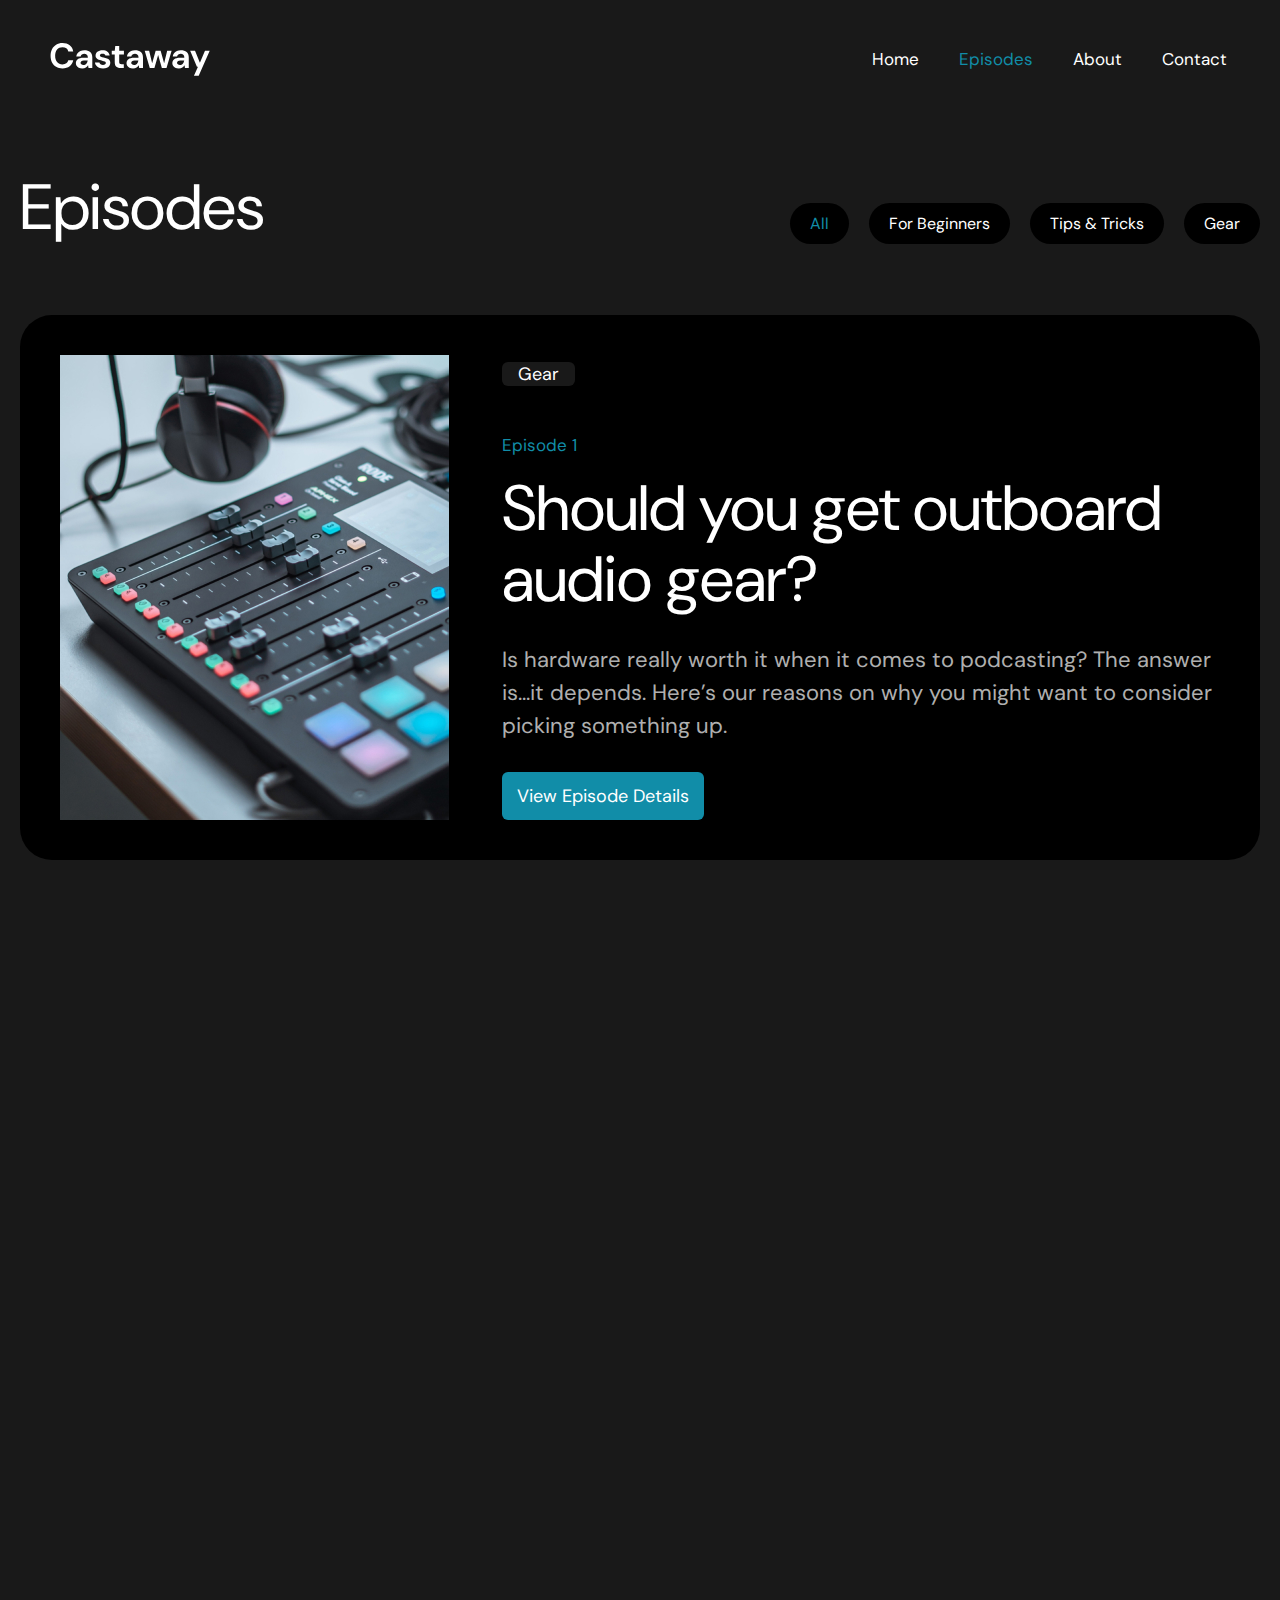
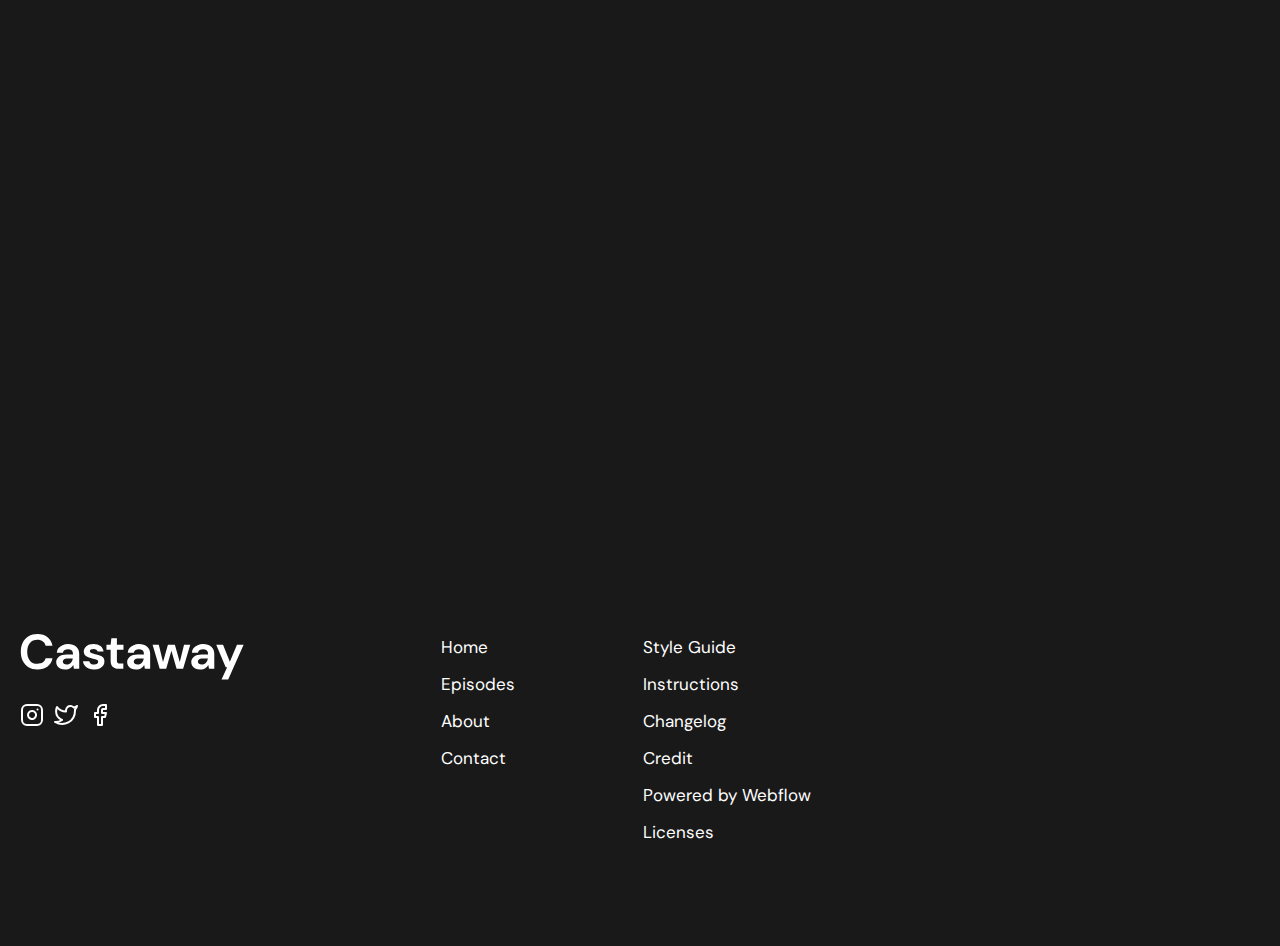
<file: episodes.html>
<!DOCTYPE html>
<html lang="en">
<head>
    <meta charset="UTF-8">
    <title>Castaway</title>
    <meta name="description" content="Take your podcast to the next level">
    <meta name="keywords" content="castaway, podcast, audio gear, microphone tricks, best microphone, Jacob Paulaner, podcasting, audio engineering">
    <meta property="og:title" content="Castaway">
    <meta property="og:description" content="Take your podcast to the next level">
    <meta property="og:type" content="article">
    <meta property="og:image" content="https://castaway.com/image/preview.jpg">
    <meta property="og:site_name" content="Castaway">
    <meta name="theme-color" content="191919">
    <meta name="viewport" content="width=device-width, initial-scale=1.0">
    <link rel="icon" type="image/png" href="image/favicon.png">
    <link href="https://fonts.googleapis.com/css?family=DM+Sans:regular,700,&display=swap" rel="stylesheet" />
    <link rel="stylesheet" href="css/style.css">
</head>
<body>
    <div class="wrapper">
        <header class="header">
            <div class="header__inner _anim-items">
                <a class="header__logo" href="index.html">
                    <img src="image/header-logo.svg" alt="Logo-Castaway">
                </a>
                <nav class="menu">
                    <ul class="menu__list header__menu-list">
                        <li class="menu__item">
                            <a class="menu__link" href="index.html">
                                Home
                            </a>
                        </li>
                        <li class="menu__item">
                            <a class="menu__link menu__link_active" href="episodes.html">
                                Episodes
                            </a>
                        </li>
                        <li class="menu__item">
                            <a class="menu__link" href="about.html">
                                About
                            </a>
                        </li>
                        <li class="menu__item">
                            <a class="menu__link" href="contact.html">
                                Contact
                            </a>
                        </li>
                    </ul>
                </nav>
            </div>
        </header>
        <div class="main">
            <section class="episodes">
                <div class="container">
                    <div class="episides__inner">
                        <div class="wrapper__title">
                            <h2 class="episodes__title episodes__title_anim section__title _anim-items">
                                Episodes
                            </h2>
                            <ul class="categories__list _anim-items">
                                <li class="categories__item">
                                    <a class="categories__link categories__link_active" href="episodes.html">
                                        All
                                    </a>
                                </li>
                                <li class="categories__item">
                                    <a class="categories__link" href="for-beginners.html">
                                        For Beginners
                                    </a>
                                </li>
                                <li class="categories__item">
                                    <a class="categories__link" href="tips-tricks.html">
                                        Tips & Tricks
                                    </a>
                                </li>
                                <li class="categories__item">
                                    <a class="categories__link" href="gear.html">
                                        Gear
                                    </a>
                                </li>
                            </ul>
                        </div>
                        <ul class="episode__list">
                            <li class="episode__item episode__item_add _anim-items _anim-no-hide">
                                <img src="image/episode-1.jpg" alt="Audio-gear">
                                <div class="episode__content">
                                    <span class="episode__category">
                                        Gear
                                    </span>
                                    <p class="episode__order">
                                        Episode<span>1</span>
                                    </p>
                                    <h2 class="episode__title section__title">
                                        Should you get outboard audio gear?
                                    </h2>
                                    <p class="episode__text">
                                        Is hardware really worth it when it comes to podcasting? The answer is...it depends. Here’s our reasons on why you might want to consider picking something up.
                                    </p>
                                    <a class="episode__btn btn" href="should-you-get-outboard-audio-gear.html">
                                        View Episode Details
                                    </a>
                                </div>
                            </li>
                            <li class="episode__item episode__item_even _anim-items _anim-no-hide">
                                <img src="image/episode-2.jpg" alt="Mic">
                                <div class="episode__content">
                                    <span class="episode__category">
                                        Tips & Tricks
                                    </span>
                                    <p class="episode__order">
                                        Episode<span>2</span>
                                    </p>
                                    <h2 class="episode__title section__title">
                                        Mic tricks to take you to the next level
                                    </h2>
                                    <p class="episode__text">
                                        Stop rolling with those default settings on your mic. These small tweaks will take you from sounding good to great.
                                    </p>
                                    <a class="episode__btn btn" href="mic-tricks-to-take-you-to-the-next-level.html">
                                        View Episode Details
                                    </a>
                                </div>
                            </li>
                            <li class="episode__item episode__item_add _anim-items _anim-no-hide">
                                <img src="image/episode-3.jpg" alt="Microphone">
                                <div class="episode__content">
                                    <span class="episode__category">
                                        Gear
                                    </span>
                                    <p class="episode__order">
                                        Episode<span>3</span>
                                    </p>
                                    <h2 class="episode__title section__title">
                                        The best microphone under $200
                                    </h2>
                                    <p class="episode__text">
                                        With so many microphones on the market, how are you supposed to know what’s the best? Take a look at our top picks.
                                    </p>
                                    <a class="episode__btn btn" href="the-best-microphone-under.html">
                                        View Episode Details
                                    </a>
                                </div>
                            </li>
                        </ul>
                    </div>
                </div>
            </section> 
        </div>
        <footer class="footer">
            <div class="container">
                <div class="footer__inner">
                    <div class="footer__social">
                        <a class="footer__logo" href="index.html">
                            <img src="image/footer-logo.svg" alt="Logo-Castaway">
                        </a>
                        <ul class="social__list">
                            <li class="social__item">
                                <a href="#" class="social__link social__link_instagram">
                                    <svg width="24" height="24" viewBox="0 0 24 24" fill="none" xmlns="http://www.w3.org/2000/svg">
                                        <path d="M17 2H7C4.23858 2 2 4.23858 2 7V17C2 19.7614 4.23858 22 7 22H17C19.7614 22 22 19.7614 22 17V7C22 4.23858 19.7614 2 17 2Z" stroke="white" stroke-width="2" stroke-linecap="round" stroke-linejoin="round"/>
                                        <path d="M16 11.3698C16.1234 12.202 15.9812 13.052 15.5937 13.7988C15.2062 14.5456 14.5931 15.1512 13.8416 15.5295C13.0901 15.9077 12.2384 16.0394 11.4077 15.9057C10.5771 15.7721 9.80971 15.3799 9.21479 14.785C8.61987 14.19 8.22768 13.4227 8.09402 12.592C7.96035 11.7613 8.09202 10.9097 8.47028 10.1582C8.84854 9.40667 9.45414 8.79356 10.2009 8.40606C10.9477 8.01856 11.7977 7.8764 12.63 7.99982C13.4789 8.1257 14.2648 8.52128 14.8716 9.12812C15.4785 9.73497 15.8741 10.5209 16 11.3698Z" stroke="white" stroke-width="2" stroke-linecap="round" stroke-linejoin="round"/>
                                        <path d="M17.5 6.5H17.51" stroke="white" stroke-width="2" stroke-linecap="round" stroke-linejoin="round"/>
                                        </svg>
                                        
                                </a>
                            </li>
                            <li class="social__item">
                                <a href="#" class="social__link social__link_twitter">
                                    <svg xmlns="http://www.w3.org/2000/svg" width="24" height="24" viewBox="0 0 24 24" fill="none">
                                        <path d="M23 2.9998C22.0424 3.67528 20.9821 4.19191 19.86 4.52981C19.2577 3.83732 18.4573 3.3465 17.567 3.12373C16.6767 2.90097 15.7395 2.957 14.8821 3.28426C14.0247 3.61152 13.2884 4.19421 12.773 4.95352C12.2575 5.71284 11.9877 6.61214 12 7.5298V8.52979C10.2426 8.57536 8.50127 8.18562 6.93101 7.39525C5.36074 6.60488 4.01032 5.43844 3 3.9998C3 3.9998 -1 12.9998 8 16.9998C5.94053 18.3978 3.48716 19.0987 1 18.9998C10 23.9998 21 18.9998 21 7.49979C21 7.21979 20.97 6.93981 20.92 6.66981C21.9406 5.6633 22.6608 4.39252 23 2.9998Z" stroke="white" stroke-width="2" stroke-linecap="round" stroke-linejoin="round"/>
                                    </svg>
                                </a>
                            </li>
                            <li class="social__item">
                                <a href="#" class="social__link social__link_facebook">
                                    <svg xmlns="http://www.w3.org/2000/svg" width="24" height="24" viewBox="0 0 24 24" fill="none">
                                        <path d="M18 2H15C13.6739 2 12.4021 2.52678 11.4645 3.46447C10.5268 4.40215 10 5.67392 10 7V10H7V14H10V22H14V14H17L18 10H14V7C14 6.73478 14.1054 6.48043 14.2929 6.29289C14.4804 6.10536 14.7348 6 15 6H18V2Z" stroke="white" stroke-width="2" stroke-linecap="round" stroke-linejoin="round"/>
                                    </svg>
                                </a>
                            </li>
                        </ul>
                    </div>
                    <nav class="menu menu_negative">
                        <ul class="menu__list footer__menu-list">
                            <li class="menu__item">
                                <a class="menu__link" href="index.html">
                                    Home
                                </a>
                            </li>
                            <li class="menu__item">
                                <a class="menu__link" href="episodes.html">
                                    Episodes
                                </a>
                            </li>
                            <li class="menu__item">
                                <a class="menu__link" href="about.html">
                                    About
                                </a>
                            </li>
                            <li class="menu__item">
                                <a class="menu__link" href="contact.html">
                                    Contact
                                </a>
                            </li>
                        </ul>
                    </nav>
                    <nav class="info">
                        <ul class="info__list">
                            <li class="info__item">
                                <a class="info__link" href="#">
                                    Style Guide
                                </a>
                            </li>
                            <li class="info__item">
                                <a class="info__link" href="#">
                                    Instructions
                                </a>
                            </li>
                            <li class="info__item">
                                <a class="info__link" href="#">
                                    Changelog
                                </a>
                            </li>
                            <li class="info__item">
                                <a class="info__link" href="#">
                                    Credit
                                </a>
                            </li>
                            <li class="info__item">
                                <a class="info__link" href="#">
                                    Powered by Webflow
                                </a>
                            </li>
                            <li class="info__item">
                                <a class="info__link" href="#">
                                    Licenses
                                </a>
                            </li>
                        </ul>
                    </nav>
                    <ul class="podcasts__list">
                        <li class="podcasts__item">
                            <a class="podcasts__link" href="#">
                                <img class="_anim-items" src="image/spotify.png" alt="spotify">
                            </a>
                        </li>
                        <li class="podcasts__item">
                            <a class="podcasts__link" href="#">
                                <img class="_anim-items" src="image/pocket-casts.png" alt="pocket-casts">
                            </a>
                        </li>
                        <li class="podcasts__item">
                            <a class="podcasts__link" href="#">
                                <img class="_anim-items" src="image/soundcloud.png" alt="soundcloud">
                            </a>
                        </li>
                        <li class="podcasts__item">
                            <a class="podcasts__link" href="#">
                                <img class="_anim-items" src="image/podcasts.png" alt="podcasts">
                            </a>
                        </li>
                        <li class="podcasts__item">
                            <a class="podcasts__link" href="#">
                                <img class="_anim-items" src="image/overcast.png" alt="overcast">
                            </a>
                        </li>
                    </ul>
                </div>
            </div>
        </footer>
    </div>
    <script src="js/main.js"></script>
</body>
</html>
</file>
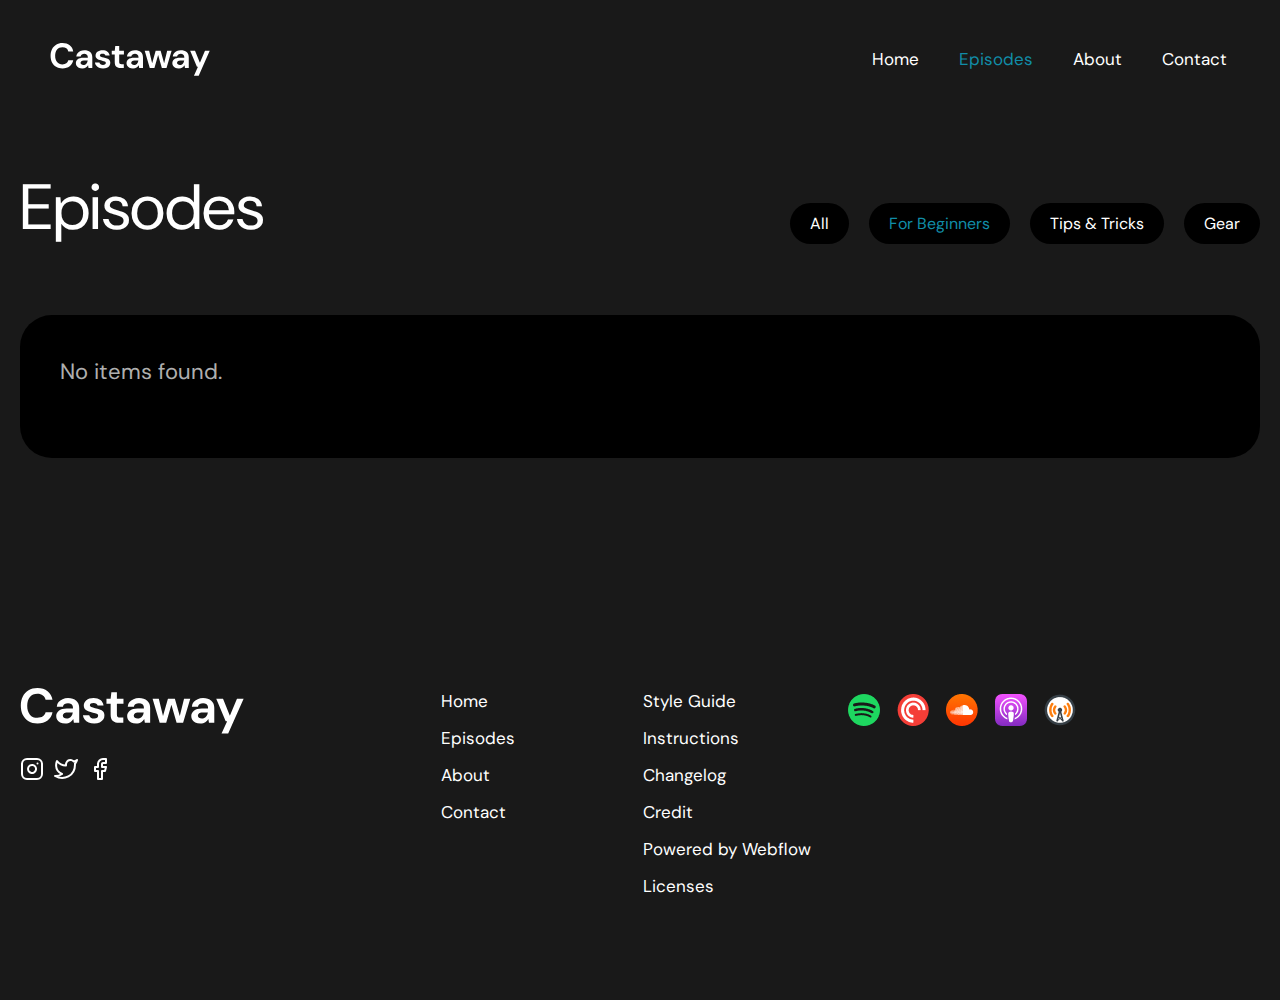
<file: for-beginners.html>
<!DOCTYPE html>
<html lang="en">
<head>
    <meta charset="UTF-8">
    <title>Castaway</title>
    <meta name="description" content="Take your podcast to the next level">
    <meta name="keywords" content="castaway, podcast, audio gear, microphone tricks, best microphone, Jacob Paulaner, podcasting, audio engineering">
    <meta property="og:title" content="Castaway">
    <meta property="og:description" content="Take your podcast to the next level">
    <meta property="og:type" content="article">
    <meta property="og:image" content="https://castaway.com/image/preview.jpg">
    <meta property="og:site_name" content="Castaway">
    <meta name="theme-color" content="191919">
    <meta name="viewport" content="width=device-width, initial-scale=1.0">
    <link rel="icon" type="image/png" href="image/favicon.png">
    <link href="https://fonts.googleapis.com/css?family=DM+Sans:regular,700,&display=swap" rel="stylesheet" />
    <link rel="stylesheet" href="css/style.css">
</head>
<body>
    <div class="wrapper">
        <header class="header">
            <div class="header__inner _anim-items">
                <a class="header__logo" href="index.html">
                    <img src="image/header-logo.svg" alt="Logo-Castaway">
                </a>
                <nav class="menu">
                    <ul class="menu__list header__menu-list">
                        <li class="menu__item">
                            <a class="menu__link" href="index.html">
                                Home
                            </a>
                        </li>
                        <li class="menu__item menu__link_active">
                            <a class="menu__link" href="episodes.html">
                                Episodes
                            </a>
                        </li>
                        <li class="menu__item">
                            <a class="menu__link" href="about.html">
                                About
                            </a>
                        </li>
                        <li class="menu__item">
                            <a class="menu__link" href="contact.html">
                                Contact
                            </a>
                        </li>
                    </ul>
                </nav>
            </div>
        </header>
        <div class="main">
            <section class="episodes">
                <div class="container">
                    <div class="episides__inner">
                        <div class="wrapper__title">
                            <h2 class="episodes__title episodes__title_anim section__title _anim-items">
                                Episodes
                            </h2>
                            <ul class="categories__list _anim-items">
                                <li class="categories__item">
                                    <a class="categories__link" href="episodes.html">
                                        All
                                    </a>
                                </li>
                                <li class="categories__item">
                                    <a class="categories__link categories__link_active" href="for-beginners.html">
                                        For Beginners
                                    </a>
                                </li>
                                <li class="categories__item">
                                    <a class="categories__link" href="tips-tricks.html">
                                        Tips & Tricks
                                    </a>
                                </li>
                                <li class="categories__item">
                                    <a class="categories__link" href="gear.html">
                                        Gear
                                    </a>
                                </li>
                            </ul>
                        </div>
                        <ul class="episode__list">
                            <li class="episode__item episode__item_add _anim-items _anim-no-hide">
                                <p class="episode__text">
                                    No items found.
                                </p>
                            </li>
                        </ul>
                    </div>
                </div>
            </section>
        </div>
        <footer class="footer">
            <div class="container">
                <div class="footer__inner">
                    <div class="footer__social">
                        <a class="footer__logo" href="index.html">
                            <img src="image/footer-logo.svg" alt="Logo-Castaway">
                        </a>
                        <ul class="social__list">
                            <li class="social__item">
                                <a href="#" class="social__link social__link_instagram">
                                    <svg width="24" height="24" viewBox="0 0 24 24" fill="none" xmlns="http://www.w3.org/2000/svg">
                                        <path d="M17 2H7C4.23858 2 2 4.23858 2 7V17C2 19.7614 4.23858 22 7 22H17C19.7614 22 22 19.7614 22 17V7C22 4.23858 19.7614 2 17 2Z" stroke="white" stroke-width="2" stroke-linecap="round" stroke-linejoin="round"/>
                                        <path d="M16 11.3698C16.1234 12.202 15.9812 13.052 15.5937 13.7988C15.2062 14.5456 14.5931 15.1512 13.8416 15.5295C13.0901 15.9077 12.2384 16.0394 11.4077 15.9057C10.5771 15.7721 9.80971 15.3799 9.21479 14.785C8.61987 14.19 8.22768 13.4227 8.09402 12.592C7.96035 11.7613 8.09202 10.9097 8.47028 10.1582C8.84854 9.40667 9.45414 8.79356 10.2009 8.40606C10.9477 8.01856 11.7977 7.8764 12.63 7.99982C13.4789 8.1257 14.2648 8.52128 14.8716 9.12812C15.4785 9.73497 15.8741 10.5209 16 11.3698Z" stroke="white" stroke-width="2" stroke-linecap="round" stroke-linejoin="round"/>
                                        <path d="M17.5 6.5H17.51" stroke="white" stroke-width="2" stroke-linecap="round" stroke-linejoin="round"/>
                                        </svg>
                                        
                                </a>
                            </li>
                            <li class="social__item">
                                <a href="#" class="social__link social__link_twitter">
                                    <svg xmlns="http://www.w3.org/2000/svg" width="24" height="24" viewBox="0 0 24 24" fill="none">
                                        <path d="M23 2.9998C22.0424 3.67528 20.9821 4.19191 19.86 4.52981C19.2577 3.83732 18.4573 3.3465 17.567 3.12373C16.6767 2.90097 15.7395 2.957 14.8821 3.28426C14.0247 3.61152 13.2884 4.19421 12.773 4.95352C12.2575 5.71284 11.9877 6.61214 12 7.5298V8.52979C10.2426 8.57536 8.50127 8.18562 6.93101 7.39525C5.36074 6.60488 4.01032 5.43844 3 3.9998C3 3.9998 -1 12.9998 8 16.9998C5.94053 18.3978 3.48716 19.0987 1 18.9998C10 23.9998 21 18.9998 21 7.49979C21 7.21979 20.97 6.93981 20.92 6.66981C21.9406 5.6633 22.6608 4.39252 23 2.9998Z" stroke="white" stroke-width="2" stroke-linecap="round" stroke-linejoin="round"/>
                                    </svg>
                                </a>
                            </li>
                            <li class="social__item">
                                <a href="#" class="social__link social__link_facebook">
                                    <svg xmlns="http://www.w3.org/2000/svg" width="24" height="24" viewBox="0 0 24 24" fill="none">
                                        <path d="M18 2H15C13.6739 2 12.4021 2.52678 11.4645 3.46447C10.5268 4.40215 10 5.67392 10 7V10H7V14H10V22H14V14H17L18 10H14V7C14 6.73478 14.1054 6.48043 14.2929 6.29289C14.4804 6.10536 14.7348 6 15 6H18V2Z" stroke="white" stroke-width="2" stroke-linecap="round" stroke-linejoin="round"/>
                                    </svg>
                                </a>
                            </li>
                        </ul>
                    </div>
                    <nav class="menu menu_negative">
                        <ul class="menu__list footer__menu-list">
                            <li class="menu__item">
                                <a class="menu__link menu__link" href="index.html">
                                    Home
                                </a>
                            </li>
                            <li class="menu__item">
                                <a class="menu__link" href="episodes.html">
                                    Episodes
                                </a>
                            </li>
                            <li class="menu__item">
                                <a class="menu__link" href="about.html">
                                    About
                                </a>
                            </li>
                            <li class="menu__item">
                                <a class="menu__link" href="contact.html">
                                    Contact
                                </a>
                            </li>
                        </ul>
                    </nav>
                    <nav class="info">
                        <ul class="info__list">
                            <li class="info__item">
                                <a class="info__link" href="#">
                                    Style Guide
                                </a>
                            </li>
                            <li class="info__item">
                                <a class="info__link" href="#">
                                    Instructions
                                </a>
                            </li>
                            <li class="info__item">
                                <a class="info__link" href="#">
                                    Changelog
                                </a>
                            </li>
                            <li class="info__item">
                                <a class="info__link" href="#">
                                    Credit
                                </a>
                            </li>
                            <li class="info__item">
                                <a class="info__link" href="#">
                                    Powered by Webflow
                                </a>
                            </li>
                            <li class="info__item">
                                <a class="info__link" href="#">
                                    Licenses
                                </a>
                            </li>
                        </ul>
                    </nav>
                    <ul class="podcasts__list">
                        <li class="podcasts__item">
                            <a class="podcasts__link" href="#">
                                <img class="_anim-items" src="image/spotify.png" alt="spotify">
                            </a>
                        </li>
                        <li class="podcasts__item">
                            <a class="podcasts__link" href="#">
                                <img class="_anim-items" src="image/pocket-casts.png" alt="pocket-casts">
                            </a>
                        </li>
                        <li class="podcasts__item">
                            <a class="podcasts__link" href="#">
                                <img class="_anim-items" src="image/soundcloud.png" alt="soundcloud">
                            </a>
                        </li>
                        <li class="podcasts__item">
                            <a class="podcasts__link" href="#">
                                <img class="_anim-items" src="image/podcasts.png" alt="podcasts">
                            </a>
                        </li>
                        <li class="podcasts__item">
                            <a class="podcasts__link" href="#">
                                <img class="_anim-items" src="image/overcast.png" alt="overcast">
                            </a>
                        </li>
                    </ul>
                </div>
            </div>
        </footer>
    </div>
    <script src="js/main.js"></script>
</body>
</html>
</file>
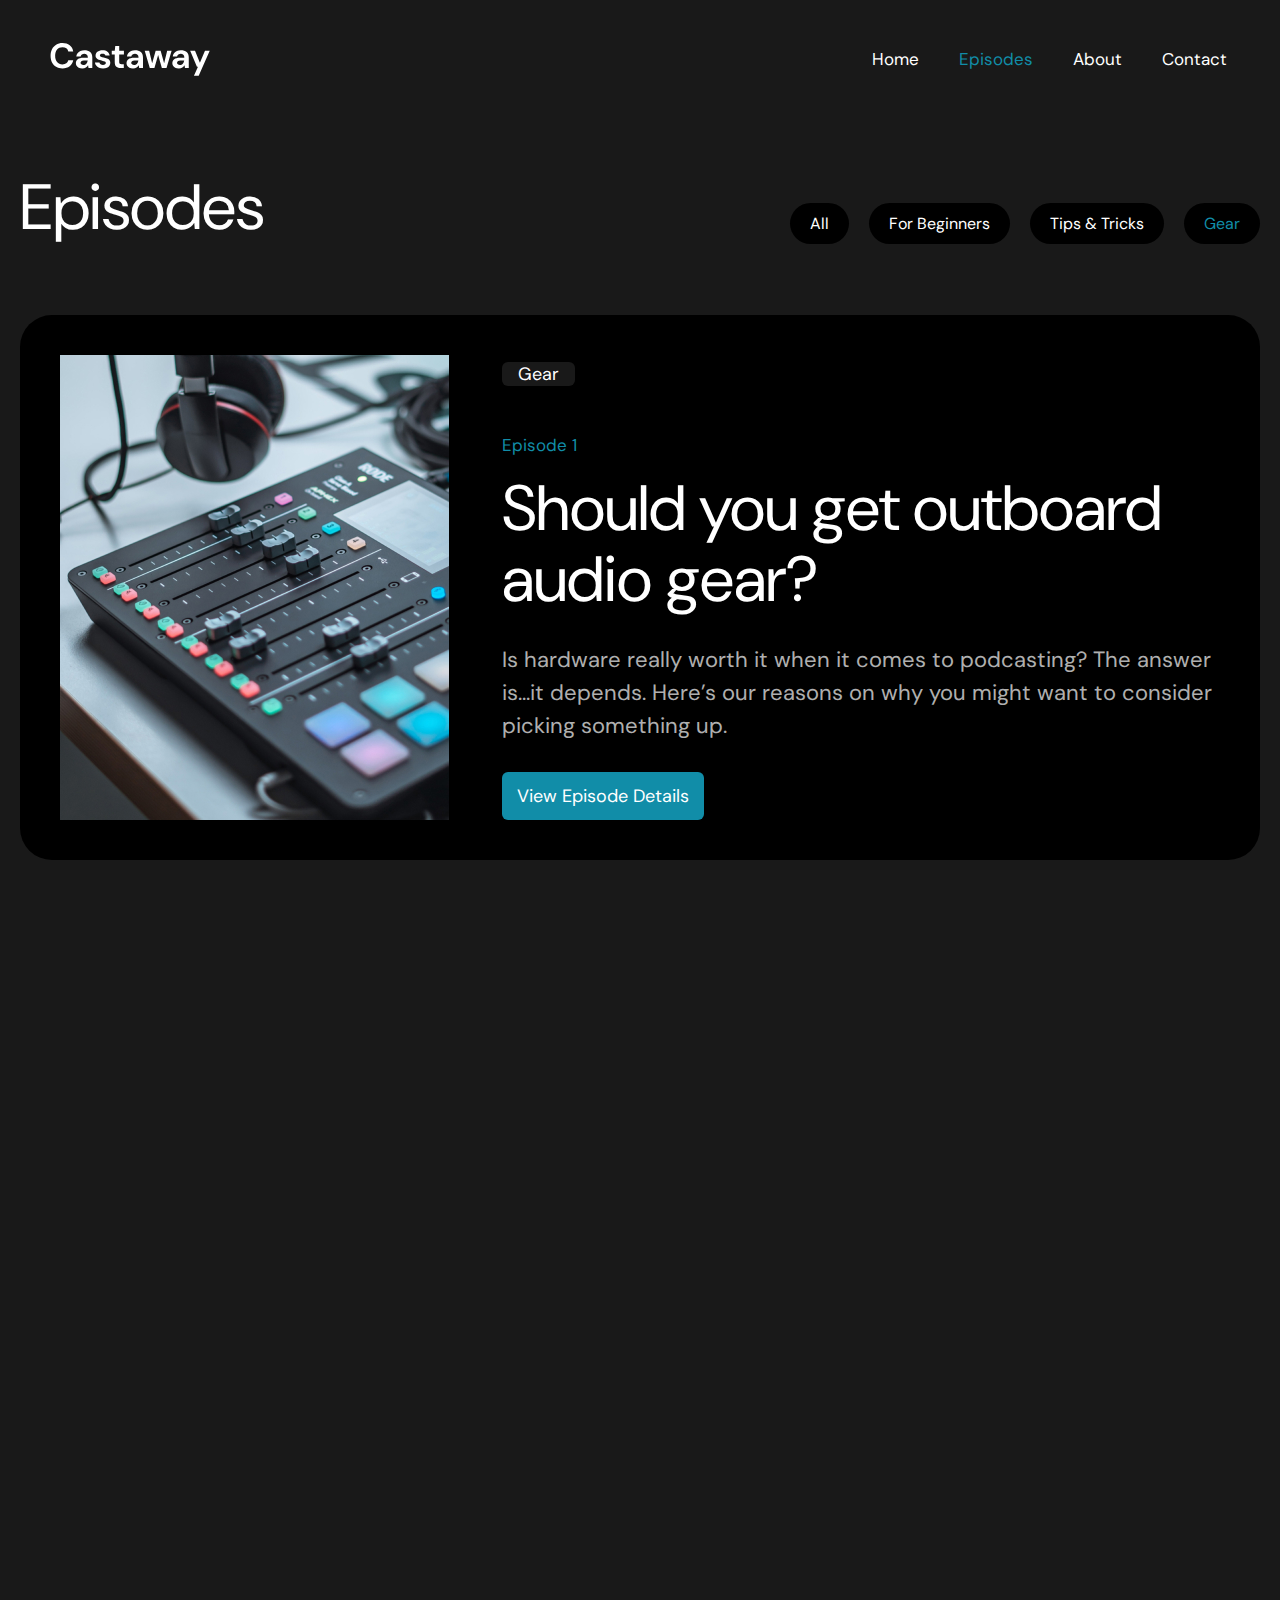
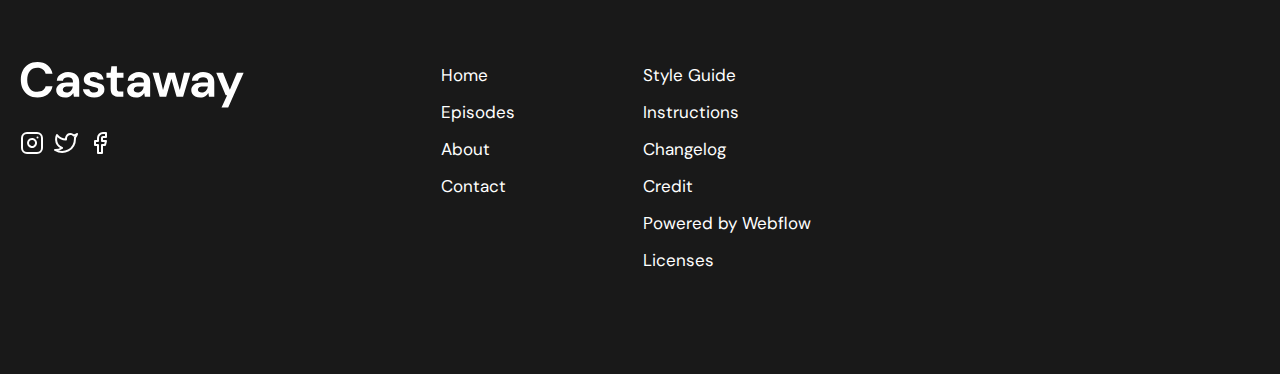
<file: gear.html>
<!DOCTYPE html>
<html lang="en">
<head>
    <meta charset="UTF-8">
    <title>Castaway</title>
    <meta name="description" content="Take your podcast to the next level">
    <meta name="keywords" content="castaway, podcast, audio gear, microphone tricks, best microphone, Jacob Paulaner, podcasting, audio engineering">
    <meta property="og:title" content="Castaway">
    <meta property="og:description" content="Take your podcast to the next level">
    <meta property="og:type" content="article">
    <meta property="og:image" content="https://castaway.com/image/preview.jpg">
    <meta property="og:site_name" content="Castaway">
    <meta name="theme-color" content="191919">
    <meta name="viewport" content="width=device-width, initial-scale=1.0">
    <link rel="icon" type="image/png" href="image/favicon.png">
    <link href="https://fonts.googleapis.com/css?family=DM+Sans:regular,700,&display=swap" rel="stylesheet" />
    <link rel="stylesheet" href="css/style.css">
</head>
<body>
    <div class="wrapper">
        <header class="header">
            <div class="header__inner _anim-items">
                <a class="header__logo" href="index.html">
                    <img src="image/header-logo.svg" alt="Logo-Castaway">
                </a>
                <nav class="menu">
                    <ul class="menu__list header__menu-list">
                        <li class="menu__item">
                            <a class="menu__link" href="index.html">
                                Home
                            </a>
                        </li>
                        <li class="menu__item menu__link_active">
                            <a class="menu__link" href="episodes.html">
                                Episodes
                            </a>
                        </li>
                        <li class="menu__item">
                            <a class="menu__link" href="about.html">
                                About
                            </a>
                        </li>
                        <li class="menu__item">
                            <a class="menu__link" href="contact.html">
                                Contact
                            </a>
                        </li>
                    </ul>
                </nav>
            </div>
        </header>
        <div class="main">
            <section class="episodes">
                <div class="container">
                    <div class="episides__inner">
                        <div class="wrapper__title">
                            <h2 class="episodes__title episodes__title_anim section__title _anim-items">
                                Episodes
                            </h2>
                            <ul class="categories__list _anim-items">
                                <li class="categories__item">
                                    <a class="categories__link" href="episodes.html">
                                        All
                                    </a>
                                </li>
                                <li class="categories__item">
                                    <a class="categories__link" href="for-beginners.html">
                                        For Beginners
                                    </a>
                                </li>
                                <li class="categories__item">
                                    <a class="categories__link" href="tips-tricks.html">
                                        Tips & Tricks
                                    </a>
                                </li>
                                <li class="categories__item">
                                    <a class="categories__link categories__link_active" href="gear.html">
                                        Gear
                                    </a>
                                </li>
                            </ul>
                        </div>
                        <ul class="episode__list">
                            <li class="episode__item episode__item_add _anim-items _anim-no-hide">
                                <img src="image/episode-1.jpg" alt="Audio-gear">
                                <div class="episode__content">
                                    <span class="episode__category">
                                        Gear
                                    </span>
                                    <p class="episode__order">
                                        Episode<span>1</span>
                                    </p>
                                    <h2 class="episode__title section__title">
                                        Should you get outboard audio gear?
                                    </h2>
                                    <p class="episode__text">
                                        Is hardware really worth it when it comes to podcasting? The answer is...it depends. Here’s our reasons on why you might want to consider picking something up.
                                    </p>
                                    <a class="episode__btn btn" href="should-you-get-outboard-audio-gear.html">
                                        View Episode Details
                                    </a>
                                </div>
                            </li>
                            <li class="episode__item episode__item_add _anim-items _anim-no-hide">
                                <img src="image/episode-3.jpg" alt="Microphone">
                                <div class="episode__content">
                                    <span class="episode__category">
                                        Gear
                                    </span>
                                    <p class="episode__order">
                                        Episode<span>3</span>
                                    </p>
                                    <h2 class="episode__title section__title">
                                        The best microphone under $200
                                    </h2>
                                    <p class="episode__text">
                                        With so many microphones on the market, how are you supposed to know what’s the best? Take a look at our top picks.
                                    </p>
                                    <a class="episode__btn btn" href="the-best-microphone-under.html">
                                        View Episode Details
                                    </a>
                                </div>
                            </li>
                        </ul>
                    </div>
                </div>
            </section>
        </div>
        <footer class="footer">
            <div class="container">
                <div class="footer__inner">
                    <div class="footer__social">
                        <a class="footer__logo" href="index.html">
                            <img src="image/footer-logo.svg" alt="Logo-Castaway">
                        </a>
                        <ul class="social__list">
                            <li class="social__item">
                                <a href="#" class="social__link social__link_instagram">
                                    <svg width="24" height="24" viewBox="0 0 24 24" fill="none" xmlns="http://www.w3.org/2000/svg">
                                        <path d="M17 2H7C4.23858 2 2 4.23858 2 7V17C2 19.7614 4.23858 22 7 22H17C19.7614 22 22 19.7614 22 17V7C22 4.23858 19.7614 2 17 2Z" stroke="white" stroke-width="2" stroke-linecap="round" stroke-linejoin="round"/>
                                        <path d="M16 11.3698C16.1234 12.202 15.9812 13.052 15.5937 13.7988C15.2062 14.5456 14.5931 15.1512 13.8416 15.5295C13.0901 15.9077 12.2384 16.0394 11.4077 15.9057C10.5771 15.7721 9.80971 15.3799 9.21479 14.785C8.61987 14.19 8.22768 13.4227 8.09402 12.592C7.96035 11.7613 8.09202 10.9097 8.47028 10.1582C8.84854 9.40667 9.45414 8.79356 10.2009 8.40606C10.9477 8.01856 11.7977 7.8764 12.63 7.99982C13.4789 8.1257 14.2648 8.52128 14.8716 9.12812C15.4785 9.73497 15.8741 10.5209 16 11.3698Z" stroke="white" stroke-width="2" stroke-linecap="round" stroke-linejoin="round"/>
                                        <path d="M17.5 6.5H17.51" stroke="white" stroke-width="2" stroke-linecap="round" stroke-linejoin="round"/>
                                        </svg>
                                        
                                </a>
                            </li>
                            <li class="social__item">
                                <a href="#" class="social__link social__link_twitter">
                                    <svg xmlns="http://www.w3.org/2000/svg" width="24" height="24" viewBox="0 0 24 24" fill="none">
                                        <path d="M23 2.9998C22.0424 3.67528 20.9821 4.19191 19.86 4.52981C19.2577 3.83732 18.4573 3.3465 17.567 3.12373C16.6767 2.90097 15.7395 2.957 14.8821 3.28426C14.0247 3.61152 13.2884 4.19421 12.773 4.95352C12.2575 5.71284 11.9877 6.61214 12 7.5298V8.52979C10.2426 8.57536 8.50127 8.18562 6.93101 7.39525C5.36074 6.60488 4.01032 5.43844 3 3.9998C3 3.9998 -1 12.9998 8 16.9998C5.94053 18.3978 3.48716 19.0987 1 18.9998C10 23.9998 21 18.9998 21 7.49979C21 7.21979 20.97 6.93981 20.92 6.66981C21.9406 5.6633 22.6608 4.39252 23 2.9998Z" stroke="white" stroke-width="2" stroke-linecap="round" stroke-linejoin="round"/>
                                    </svg>
                                </a>
                            </li>
                            <li class="social__item">
                                <a href="#" class="social__link social__link_facebook">
                                    <svg xmlns="http://www.w3.org/2000/svg" width="24" height="24" viewBox="0 0 24 24" fill="none">
                                        <path d="M18 2H15C13.6739 2 12.4021 2.52678 11.4645 3.46447C10.5268 4.40215 10 5.67392 10 7V10H7V14H10V22H14V14H17L18 10H14V7C14 6.73478 14.1054 6.48043 14.2929 6.29289C14.4804 6.10536 14.7348 6 15 6H18V2Z" stroke="white" stroke-width="2" stroke-linecap="round" stroke-linejoin="round"/>
                                    </svg>
                                </a>
                            </li>
                        </ul>
                    </div>
                    <nav class="menu menu_negative">
                        <ul class="menu__list footer__menu-list">
                            <li class="menu__item">
                                <a class="menu__link menu__link" href="index.html">
                                    Home
                                </a>
                            </li>
                            <li class="menu__item">
                                <a class="menu__link" href="episodes.html">
                                    Episodes
                                </a>
                            </li>
                            <li class="menu__item">
                                <a class="menu__link" href="about.html">
                                    About
                                </a>
                            </li>
                            <li class="menu__item">
                                <a class="menu__link" href="contact.html">
                                    Contact
                                </a>
                            </li>
                        </ul>
                    </nav>
                    <nav class="info">
                        <ul class="info__list">
                            <li class="info__item">
                                <a class="info__link" href="#">
                                    Style Guide
                                </a>
                            </li>
                            <li class="info__item">
                                <a class="info__link" href="#">
                                    Instructions
                                </a>
                            </li>
                            <li class="info__item">
                                <a class="info__link" href="#">
                                    Changelog
                                </a>
                            </li>
                            <li class="info__item">
                                <a class="info__link" href="#">
                                    Credit
                                </a>
                            </li>
                            <li class="info__item">
                                <a class="info__link" href="#">
                                    Powered by Webflow
                                </a>
                            </li>
                            <li class="info__item">
                                <a class="info__link" href="#">
                                    Licenses
                                </a>
                            </li>
                        </ul>
                    </nav>
                    <ul class="podcasts__list">
                        <li class="podcasts__item">
                            <a class="podcasts__link" href="#">
                                <img class="_anim-items" src="image/spotify.png" alt="spotify">
                            </a>
                        </li>
                        <li class="podcasts__item">
                            <a class="podcasts__link" href="#">
                                <img class="_anim-items" src="image/pocket-casts.png" alt="pocket-casts">
                            </a>
                        </li>
                        <li class="podcasts__item">
                            <a class="podcasts__link" href="#">
                                <img class="_anim-items" src="image/soundcloud.png" alt="soundcloud">
                            </a>
                        </li>
                        <li class="podcasts__item">
                            <a class="podcasts__link" href="#">
                                <img class="_anim-items" src="image/podcasts.png" alt="podcasts">
                            </a>
                        </li>
                        <li class="podcasts__item">
                            <a class="podcasts__link" href="#">
                                <img class="_anim-items" src="image/overcast.png" alt="overcast">
                            </a>
                        </li>
                    </ul>
                </div>
            </div>
        </footer>
    </div>
    <script src="js/main.js"></script>
</body>
</html>
</file>
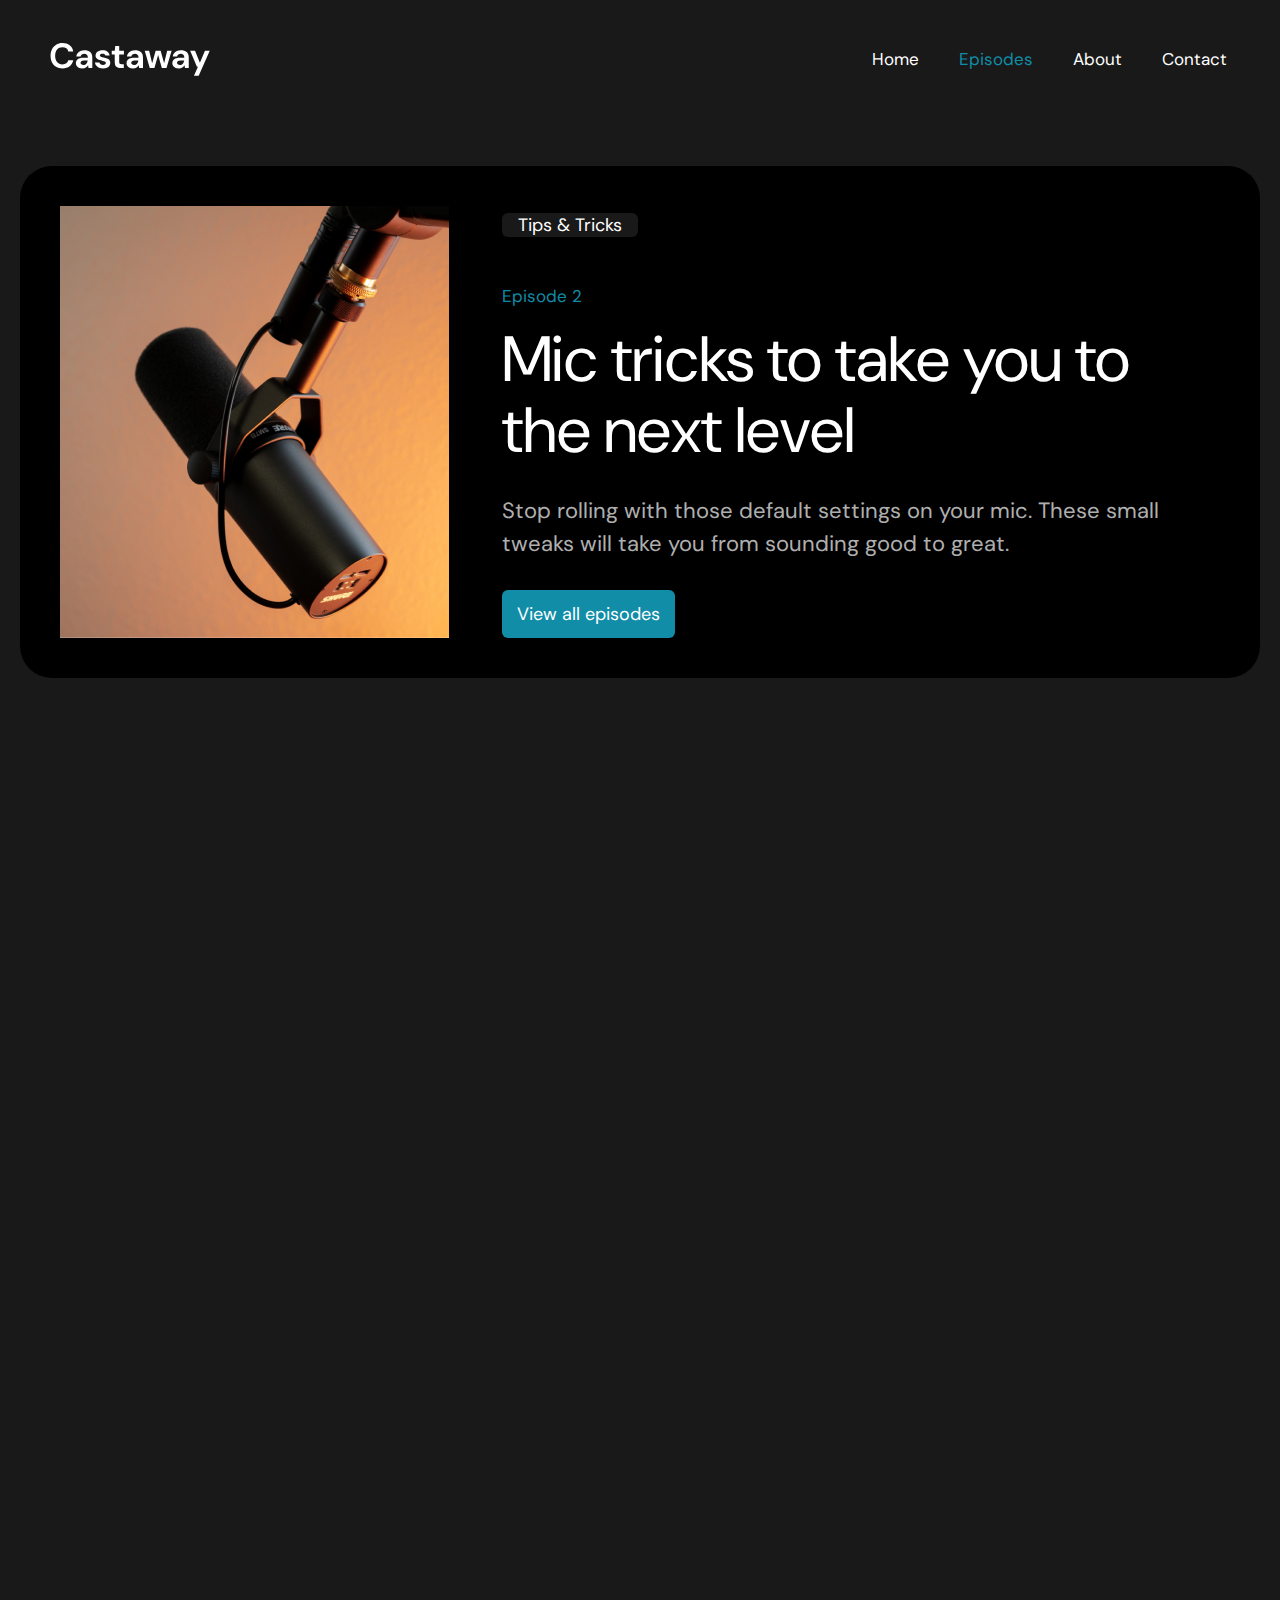
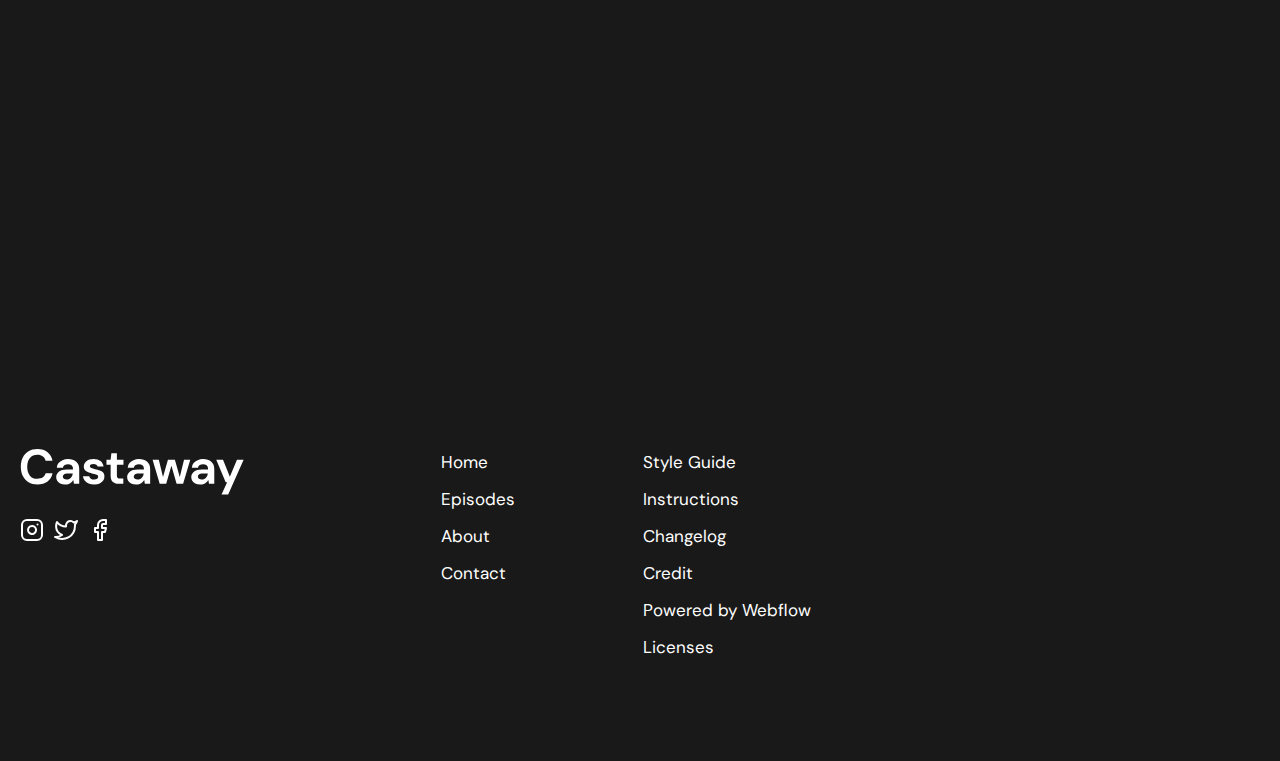
<file: mic-tricks-to-take-you-to-the-next-level.html>
<!DOCTYPE html>
<html lang="en">
<head>
    <meta charset="UTF-8">
    <title>Castaway</title>
    <meta name="description" content="Take your podcast to the next level">
    <meta name="keywords" content="castaway, podcast, audio gear, microphone tricks, best microphone, Jacob Paulaner, podcasting, audio engineering">
    <meta property="og:title" content="Castaway">
    <meta property="og:description" content="Take your podcast to the next level">
    <meta property="og:type" content="article">
    <meta property="og:image" content="https://castaway.com/image/preview.jpg">
    <meta property="og:site_name" content="Castaway">
    <meta name="theme-color" content="191919">
    <meta name="viewport" content="width=device-width, initial-scale=1.0">
    <link rel="icon" type="image/png" href="image/favicon.png">
    <link href="https://fonts.googleapis.com/css?family=DM+Sans:regular,700,&display=swap" rel="stylesheet" />
    <link rel="stylesheet" href="css/style.css">
</head>
<body>
    <div class="wrapper">
        <header class="header">
            <div class="header__inner _anim-items">
                <a class="header__logo" href="index.html">
                    <img src="image/header-logo.svg" alt="Logo-Castaway">
                </a>
                <nav class="menu">
                    <ul class="menu__list header__menu-list">
                        <li class="menu__item">
                            <a class="menu__link" href="index.html">
                                Home
                            </a>
                        </li>
                        <li class="menu__item menu__link_active">
                            <a class="menu__link" href="episodes.html">
                                Episodes
                            </a>
                        </li>
                        <li class="menu__item">
                            <a class="menu__link" href="#">
                                About
                            </a>
                        </li>
                        <li class="menu__item">
                            <a class="menu__link" href="#">
                                Contact
                            </a>
                        </li>
                    </ul>
                </nav>
            </div>
        </header>
        <div class="main">
            <section class="episodes">
                <div class="container">
                    <div class="episides__inner">
                        <ul class="episode__list">
                            <li class="episode__item episode__item_even _anim-items _anim-no-hide">
                                <img src="image/episode-2.jpg" alt="Mic">
                                <div class="episode__content">
                                    <span class="episode__category">
                                        Tips & Tricks
                                    </span>
                                    <p class="episode__order">
                                        Episode<span>2</span>
                                    </p>
                                    <h2 class="episode__title section__title">
                                        Mic tricks to take you to the next level
                                    </h2>
                                    <p class="episode__text">
                                        Stop rolling with those default settings on your mic. These small tweaks will take you from sounding good to great.
                                    </p>
                                    <a class="episode__btn btn" href="episodes.html">
                                        View all episodes
                                    </a>
                                </div>
                            </li>
                        </ul>
                        <div class="episode__contents">
                            <h2 class="section__title _anim-show _anim-items _anim-no-hide">
                                Show notes
                            </h2>
                            <p class="episode__text _anim-show _anim-items _anim-no-hide">
                                Pellentesque mattis ipsum id diam tempus, ac consequat nibh suscipit. Ut egestas tempus volutpat. Nunc quis arcu quis justo dapibus iaculis nec vitae nibh. Mauris magna velit, consequat in gravida at, scelerisque ut elit. Curabitur id risus eget neque feugiat varius sed in erat.
                            </p>
                            <h3 class="episode__subtitle _anim-show _anim-items _anim-no-hide">
                                Nulla est magna, gravida ac lobortis ut, ullamcorper at augue.
                            </h3>
                            <p class="episode__text _anim-show _anim-items _anim-no-hide">
                                Donec id ex nulla. Suspendisse mollis sodales mi, sed pretium ante. Phasellus dapibus libero vel tortor posuere scelerisque. Aenean rutrum massa id nisl commodo vehicula in imperdiet leo. Nunc nulla enim, aliquam ac sodales ut, imperdiet sit amet metus.
                            </p>
                            <ul class="episode__contents-list _anim-show _anim-items _anim-no-hide">
                                <li class="episode__contents-item">
                                    List item one
                                </li>
                                <li class="episode__contents-item">
                                    List item two
                                </li>
                            </ul>
                            <h3 class="episode__subtitle _anim-show _anim-items _anim-no-hide">
                                Ut, imperdiet sit amet metus.
                            </h3>
                            <ol class="episode__contents-list _anim-show _anim-items _anim-no-hide">
                                <li class="episode__contents-item">
                                    Numbered list item one
                                </li>
                                <li class="episode__contents-item">
                                    Numbered list item two
                                </li>
                            </ol>
                            <h4 class="episode__contents-title _anim-show _anim-items _anim-no-hide">
                                Aenean rutrum massa
                            </h4>
                            <p class="episode__contents-text _anim-show _anim-items _anim-no-hide">
                                Aenean rutrum massa id nisl commodo
                            </p>
                            <h5 class="episode__contents-subtitle _anim-show _anim-items _anim-no-hide">
                                Donec id ex nulla
                            </h5>
                            <p class="episode__text _anim-show _anim-items _anim-no-hide">
                                Fusce et commodo ex, in sodales arcu
                            </p>
                        </div>
                    </div>
                </div>
            </section>
        </div>
        <footer class="footer">
            <div class="container">
                <div class="footer__inner">
                    <div class="footer__social">
                        <a class="footer__logo" href="index.html">
                            <img src="image/footer-logo.svg" alt="Logo-Castaway">
                        </a>
                        <ul class="social__list">
                            <li class="social__item">
                                <a href="#" class="social__link social__link_instagram">
                                    <svg width="24" height="24" viewBox="0 0 24 24" fill="none" xmlns="http://www.w3.org/2000/svg">
                                        <path d="M17 2H7C4.23858 2 2 4.23858 2 7V17C2 19.7614 4.23858 22 7 22H17C19.7614 22 22 19.7614 22 17V7C22 4.23858 19.7614 2 17 2Z" stroke="white" stroke-width="2" stroke-linecap="round" stroke-linejoin="round"/>
                                        <path d="M16 11.3698C16.1234 12.202 15.9812 13.052 15.5937 13.7988C15.2062 14.5456 14.5931 15.1512 13.8416 15.5295C13.0901 15.9077 12.2384 16.0394 11.4077 15.9057C10.5771 15.7721 9.80971 15.3799 9.21479 14.785C8.61987 14.19 8.22768 13.4227 8.09402 12.592C7.96035 11.7613 8.09202 10.9097 8.47028 10.1582C8.84854 9.40667 9.45414 8.79356 10.2009 8.40606C10.9477 8.01856 11.7977 7.8764 12.63 7.99982C13.4789 8.1257 14.2648 8.52128 14.8716 9.12812C15.4785 9.73497 15.8741 10.5209 16 11.3698Z" stroke="white" stroke-width="2" stroke-linecap="round" stroke-linejoin="round"/>
                                        <path d="M17.5 6.5H17.51" stroke="white" stroke-width="2" stroke-linecap="round" stroke-linejoin="round"/>
                                        </svg>
                                        
                                </a>
                            </li>
                            <li class="social__item">
                                <a href="#" class="social__link social__link_twitter">
                                    <svg xmlns="http://www.w3.org/2000/svg" width="24" height="24" viewBox="0 0 24 24" fill="none">
                                        <path d="M23 2.9998C22.0424 3.67528 20.9821 4.19191 19.86 4.52981C19.2577 3.83732 18.4573 3.3465 17.567 3.12373C16.6767 2.90097 15.7395 2.957 14.8821 3.28426C14.0247 3.61152 13.2884 4.19421 12.773 4.95352C12.2575 5.71284 11.9877 6.61214 12 7.5298V8.52979C10.2426 8.57536 8.50127 8.18562 6.93101 7.39525C5.36074 6.60488 4.01032 5.43844 3 3.9998C3 3.9998 -1 12.9998 8 16.9998C5.94053 18.3978 3.48716 19.0987 1 18.9998C10 23.9998 21 18.9998 21 7.49979C21 7.21979 20.97 6.93981 20.92 6.66981C21.9406 5.6633 22.6608 4.39252 23 2.9998Z" stroke="white" stroke-width="2" stroke-linecap="round" stroke-linejoin="round"/>
                                    </svg>
                                </a>
                            </li>
                            <li class="social__item">
                                <a href="#" class="social__link social__link_facebook">
                                    <svg xmlns="http://www.w3.org/2000/svg" width="24" height="24" viewBox="0 0 24 24" fill="none">
                                        <path d="M18 2H15C13.6739 2 12.4021 2.52678 11.4645 3.46447C10.5268 4.40215 10 5.67392 10 7V10H7V14H10V22H14V14H17L18 10H14V7C14 6.73478 14.1054 6.48043 14.2929 6.29289C14.4804 6.10536 14.7348 6 15 6H18V2Z" stroke="white" stroke-width="2" stroke-linecap="round" stroke-linejoin="round"/>
                                    </svg>
                                </a>
                            </li>
                        </ul>
                    </div>
                    <nav class="menu menu_negative">
                        <ul class="menu__list footer__menu-list">
                            <li class="menu__item">
                                <a class="menu__link" href="index.html">
                                    Home
                                </a>
                            </li>
                            <li class="menu__item">
                                <a class="menu__link" href="episodes.html">
                                    Episodes
                                </a>
                            </li>
                            <li class="menu__item">
                                <a class="menu__link" href="#">
                                    About
                                </a>
                            </li>
                            <li class="menu__item">
                                <a class="menu__link" href="#">
                                    Contact
                                </a>
                            </li>
                        </ul>
                    </nav>
                    <nav class="info">
                        <ul class="info__list">
                            <li class="info__item">
                                <a class="info__link" href="#">
                                    Style Guide
                                </a>
                            </li>
                            <li class="info__item">
                                <a class="info__link" href="#">
                                    Instructions
                                </a>
                            </li>
                            <li class="info__item">
                                <a class="info__link" href="#">
                                    Changelog
                                </a>
                            </li>
                            <li class="info__item">
                                <a class="info__link" href="#">
                                    Credit
                                </a>
                            </li>
                            <li class="info__item">
                                <a class="info__link" href="#">
                                    Powered by Webflow
                                </a>
                            </li>
                            <li class="info__item">
                                <a class="info__link" href="#">
                                    Licenses
                                </a>
                            </li>
                        </ul>
                    </nav>
                    <ul class="podcasts__list">
                        <li class="podcasts__item">
                            <a class="podcasts__link" href="#">
                                <img class="_anim-items" src="image/spotify.png" alt="spotify">
                            </a>
                        </li>
                        <li class="podcasts__item">
                            <a class="podcasts__link" href="#">
                                <img class="_anim-items" src="image/pocket-casts.png" alt="pocket-casts">
                            </a>
                        </li>
                        <li class="podcasts__item">
                            <a class="podcasts__link" href="#">
                                <img class="_anim-items" src="image/soundcloud.png" alt="soundcloud">
                            </a>
                        </li>
                        <li class="podcasts__item">
                            <a class="podcasts__link" href="#">
                                <img class="_anim-items" src="image/podcasts.png" alt="podcasts">
                            </a>
                        </li>
                        <li class="podcasts__item">
                            <a class="podcasts__link" href="#">
                                <img class="_anim-items" src="image/overcast.png" alt="overcast">
                            </a>
                        </li>
                    </ul>
                </div>
            </div>
        </footer>
    </div>
    <script src="js/main.js"></script>
</body>
</html>
</file>
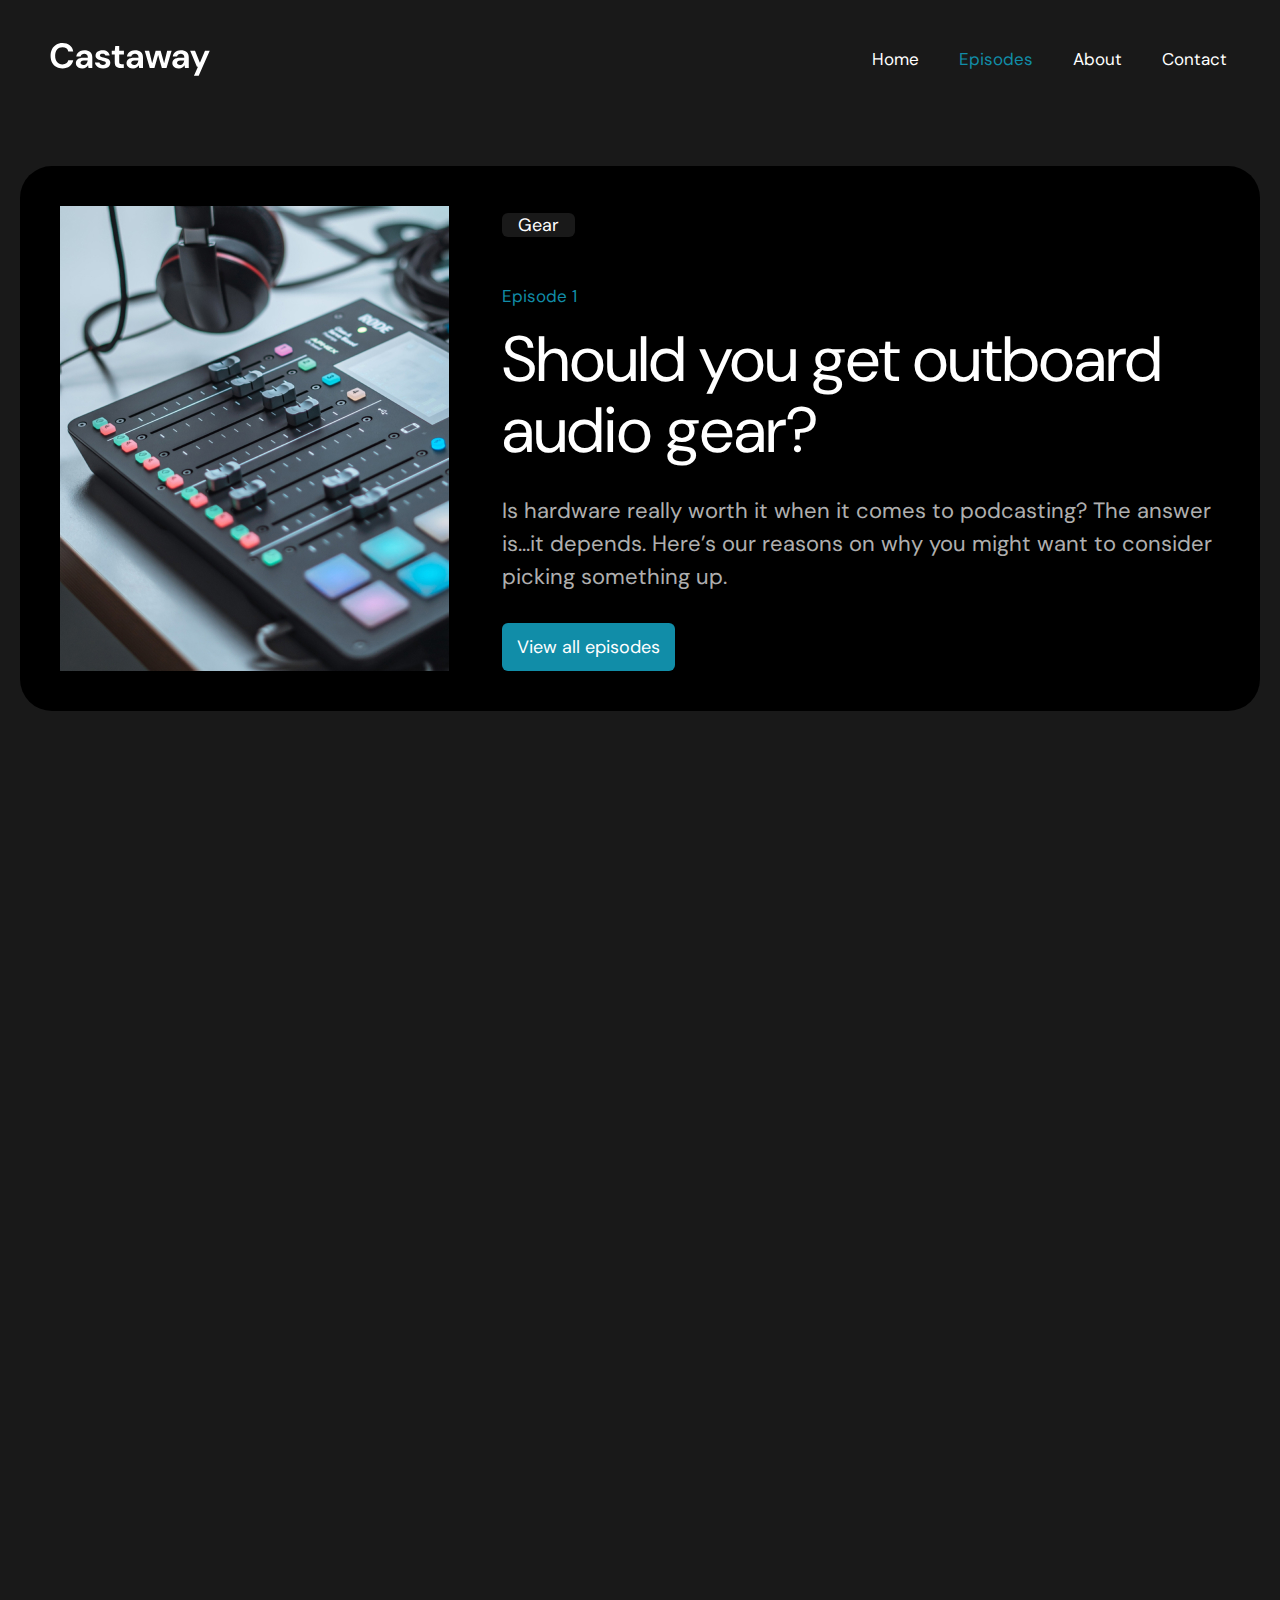
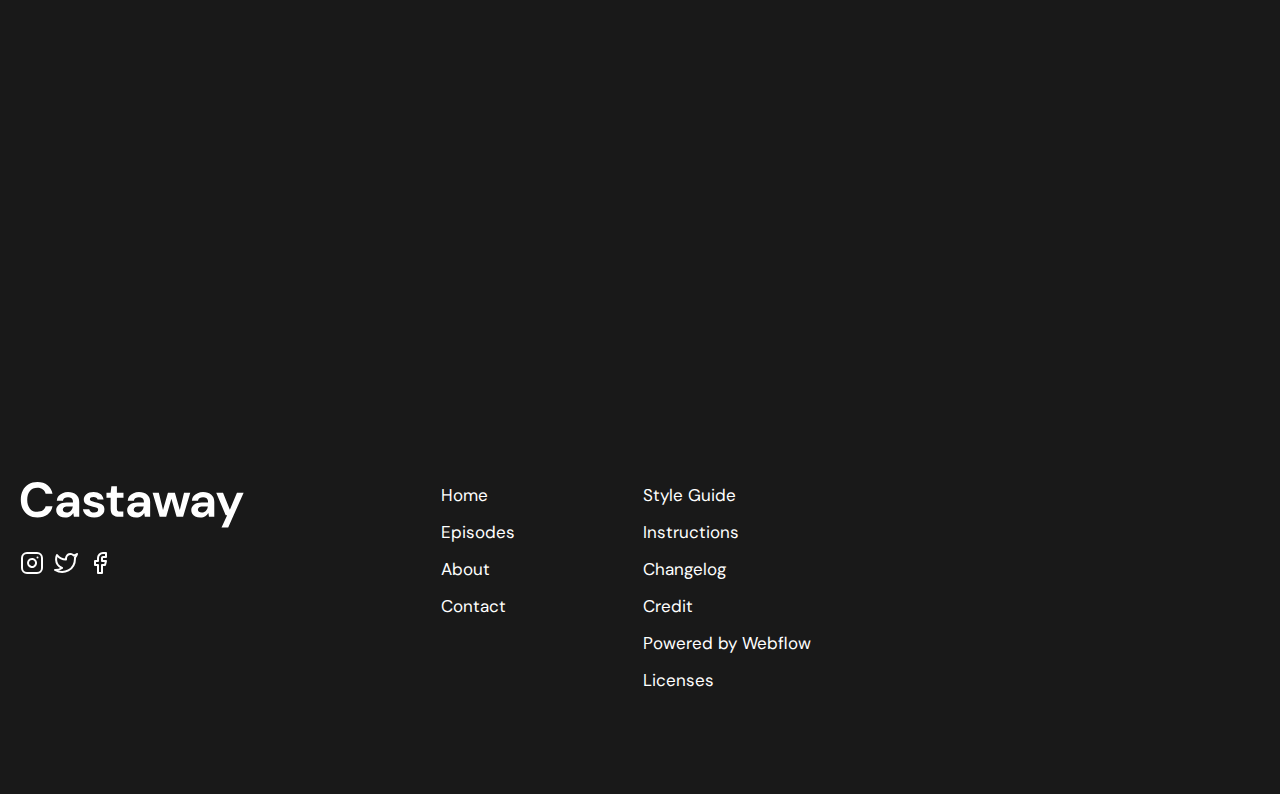
<file: should-you-get-outboard-audio-gear.html>
<!DOCTYPE html>
<html lang="en">
<head>
    <meta charset="UTF-8">
    <title>Castaway</title>
    <meta name="description" content="Take your podcast to the next level">
    <meta name="keywords" content="castaway, podcast, audio gear, microphone tricks, best microphone, Jacob Paulaner, podcasting, audio engineering">
    <meta property="og:title" content="Castaway">
    <meta property="og:description" content="Take your podcast to the next level">
    <meta property="og:type" content="article">
    <meta property="og:image" content="https://castaway.com/image/preview.jpg">
    <meta property="og:site_name" content="Castaway">
    <meta name="theme-color" content="191919">
    <meta name="viewport" content="width=device-width, initial-scale=1.0">
    <link rel="icon" type="image/png" href="image/favicon.png">
    <link href="https://fonts.googleapis.com/css?family=DM+Sans:regular,700,&display=swap" rel="stylesheet" />
    <link rel="stylesheet" href="css/style.css">
</head>
<body>
    <div class="wrapper">
        <header class="header">
            <div class="header__inner _anim-items">
                <a class="header__logo" href="index.html">
                    <img src="image/header-logo.svg" alt="Logo-Castaway">
                </a>
                <nav class="menu">
                    <ul class="menu__list header__menu-list">
                        <li class="menu__item">
                            <a class="menu__link" href="index.html">
                                Home
                            </a>
                        </li>
                        <li class="menu__item menu__link_active">
                            <a class="menu__link" href="episodes.html">
                                Episodes
                            </a>
                        </li>
                        <li class="menu__item">
                            <a class="menu__link" href="#">
                                About
                            </a>
                        </li>
                        <li class="menu__item">
                            <a class="menu__link" href="#">
                                Contact
                            </a>
                        </li>
                    </ul>
                </nav>
            </div>
        </header>
        <div class="main">
            <section class="episodes">
                <div class="container">
                    <div class="episides__inner">
                        <ul class="episode__list">
                            <li class="episode__item episode__item_add _anim-items _anim-no-hide">
                                <img src="image/episode-1.jpg" alt="Audio-gear">
                                <div class="episode__content">
                                    <span class="episode__category">
                                        Gear
                                    </span>
                                    <p class="episode__order">
                                        Episode<span>1</span>
                                    </p>
                                    <h2 class="episode__title section__title">
                                        Should you get outboard audio gear?
                                    </h2>
                                    <p class="episode__text">
                                        Is hardware really worth it when it comes to podcasting? The answer is...it depends. Here’s our reasons on why you might want to consider picking something up.
                                    </p>
                                    <a class="episode__btn btn" href="episodes.html">
                                        View all episodes
                                    </a>
                                </div>
                            </li>
                        </ul>
                        <div class="episode__contents">
                            <h2 class="section__title _anim-show _anim-items _anim-no-hide">
                                Show notes
                            </h2>
                            <p class="episode__text _anim-show _anim-items _anim-no-hide">
                                Pellentesque mattis ipsum id diam tempus, ac consequat nibh suscipit. Ut egestas tempus volutpat. Nunc quis arcu quis justo dapibus iaculis nec vitae nibh. Mauris magna velit, consequat in gravida at, scelerisque ut elit. Curabitur id risus eget neque feugiat varius sed in erat.
                            </p>
                            <h3 class="episode__subtitle _anim-show _anim-items _anim-no-hide">
                                Nulla est magna, gravida ac lobortis ut, ullamcorper at augue.
                            </h3>
                            <p class="episode__text _anim-show _anim-items _anim-no-hide">
                                Donec id ex nulla. Suspendisse mollis sodales mi, sed pretium ante. Phasellus dapibus libero vel tortor posuere scelerisque. Aenean rutrum massa id nisl commodo vehicula in imperdiet leo. Nunc nulla enim, aliquam ac sodales ut, imperdiet sit amet metus.
                            </p>
                            <ul class="episode__contents-list _anim-show _anim-items _anim-no-hide">
                                <li class="episode__contents-item">
                                    List item one
                                </li>
                                <li class="episode__contents-item">
                                    List item two
                                </li>
                            </ul>
                            <h3 class="episode__subtitle _anim-show _anim-items _anim-no-hide">
                                Ut, imperdiet sit amet metus.
                            </h3>
                            <ol class="episode__contents-list _anim-show _anim-items _anim-no-hide">
                                <li class="episode__contents-item">
                                    Numbered list item one
                                </li>
                                <li class="episode__contents-item">
                                    Numbered list item two
                                </li>
                            </ol>
                            <h4 class="episode__contents-title _anim-show _anim-items _anim-no-hide">
                                Aenean rutrum massa
                            </h4>
                            <p class="episode__contents-text _anim-show _anim-items _anim-no-hide">
                                Aenean rutrum massa id nisl commodo
                            </p>
                            <h5 class="episode__contents-subtitle _anim-show _anim-items _anim-no-hide">
                                Donec id ex nulla
                            </h5>
                            <p class="episode__text _anim-show _anim-items _anim-no-hide">
                                Fusce et commodo ex, in sodales arcu
                            </p>
                        </div>
                    </div>
                </div>
            </section>
        </div>
        <footer class="footer">
            <div class="container">
                <div class="footer__inner">
                    <div class="footer__social">
                        <a class="footer__logo" href="index.html">
                            <img src="image/footer-logo.svg" alt="Logo-Castaway">
                        </a>
                        <ul class="social__list">
                            <li class="social__item">
                                <a href="#" class="social__link social__link_instagram">
                                    <svg width="24" height="24" viewBox="0 0 24 24" fill="none" xmlns="http://www.w3.org/2000/svg">
                                        <path d="M17 2H7C4.23858 2 2 4.23858 2 7V17C2 19.7614 4.23858 22 7 22H17C19.7614 22 22 19.7614 22 17V7C22 4.23858 19.7614 2 17 2Z" stroke="white" stroke-width="2" stroke-linecap="round" stroke-linejoin="round"/>
                                        <path d="M16 11.3698C16.1234 12.202 15.9812 13.052 15.5937 13.7988C15.2062 14.5456 14.5931 15.1512 13.8416 15.5295C13.0901 15.9077 12.2384 16.0394 11.4077 15.9057C10.5771 15.7721 9.80971 15.3799 9.21479 14.785C8.61987 14.19 8.22768 13.4227 8.09402 12.592C7.96035 11.7613 8.09202 10.9097 8.47028 10.1582C8.84854 9.40667 9.45414 8.79356 10.2009 8.40606C10.9477 8.01856 11.7977 7.8764 12.63 7.99982C13.4789 8.1257 14.2648 8.52128 14.8716 9.12812C15.4785 9.73497 15.8741 10.5209 16 11.3698Z" stroke="white" stroke-width="2" stroke-linecap="round" stroke-linejoin="round"/>
                                        <path d="M17.5 6.5H17.51" stroke="white" stroke-width="2" stroke-linecap="round" stroke-linejoin="round"/>
                                        </svg>
                                        
                                </a>
                            </li>
                            <li class="social__item">
                                <a href="#" class="social__link social__link_twitter">
                                    <svg xmlns="http://www.w3.org/2000/svg" width="24" height="24" viewBox="0 0 24 24" fill="none">
                                        <path d="M23 2.9998C22.0424 3.67528 20.9821 4.19191 19.86 4.52981C19.2577 3.83732 18.4573 3.3465 17.567 3.12373C16.6767 2.90097 15.7395 2.957 14.8821 3.28426C14.0247 3.61152 13.2884 4.19421 12.773 4.95352C12.2575 5.71284 11.9877 6.61214 12 7.5298V8.52979C10.2426 8.57536 8.50127 8.18562 6.93101 7.39525C5.36074 6.60488 4.01032 5.43844 3 3.9998C3 3.9998 -1 12.9998 8 16.9998C5.94053 18.3978 3.48716 19.0987 1 18.9998C10 23.9998 21 18.9998 21 7.49979C21 7.21979 20.97 6.93981 20.92 6.66981C21.9406 5.6633 22.6608 4.39252 23 2.9998Z" stroke="white" stroke-width="2" stroke-linecap="round" stroke-linejoin="round"/>
                                    </svg>
                                </a>
                            </li>
                            <li class="social__item">
                                <a href="#" class="social__link social__link_facebook">
                                    <svg xmlns="http://www.w3.org/2000/svg" width="24" height="24" viewBox="0 0 24 24" fill="none">
                                        <path d="M18 2H15C13.6739 2 12.4021 2.52678 11.4645 3.46447C10.5268 4.40215 10 5.67392 10 7V10H7V14H10V22H14V14H17L18 10H14V7C14 6.73478 14.1054 6.48043 14.2929 6.29289C14.4804 6.10536 14.7348 6 15 6H18V2Z" stroke="white" stroke-width="2" stroke-linecap="round" stroke-linejoin="round"/>
                                    </svg>
                                </a>
                            </li>
                        </ul>
                    </div>
                    <nav class="menu menu_negative">
                        <ul class="menu__list footer__menu-list">
                            <li class="menu__item">
                                <a class="menu__link" href="index.html">
                                    Home
                                </a>
                            </li>
                            <li class="menu__item">
                                <a class="menu__link" href="episodes.html">
                                    Episodes
                                </a>
                            </li>
                            <li class="menu__item">
                                <a class="menu__link" href="#">
                                    About
                                </a>
                            </li>
                            <li class="menu__item">
                                <a class="menu__link" href="#">
                                    Contact
                                </a>
                            </li>
                        </ul>
                    </nav>
                    <nav class="info">
                        <ul class="info__list">
                            <li class="info__item">
                                <a class="info__link" href="#">
                                    Style Guide
                                </a>
                            </li>
                            <li class="info__item">
                                <a class="info__link" href="#">
                                    Instructions
                                </a>
                            </li>
                            <li class="info__item">
                                <a class="info__link" href="#">
                                    Changelog
                                </a>
                            </li>
                            <li class="info__item">
                                <a class="info__link" href="#">
                                    Credit
                                </a>
                            </li>
                            <li class="info__item">
                                <a class="info__link" href="#">
                                    Powered by Webflow
                                </a>
                            </li>
                            <li class="info__item">
                                <a class="info__link" href="#">
                                    Licenses
                                </a>
                            </li>
                        </ul>
                    </nav>
                    <ul class="podcasts__list">
                        <li class="podcasts__item">
                            <a class="podcasts__link" href="#">
                                <img class="_anim-items" src="image/spotify.png" alt="spotify">
                            </a>
                        </li>
                        <li class="podcasts__item">
                            <a class="podcasts__link" href="#">
                                <img class="_anim-items" src="image/pocket-casts.png" alt="pocket-casts">
                            </a>
                        </li>
                        <li class="podcasts__item">
                            <a class="podcasts__link" href="#">
                                <img class="_anim-items" src="image/soundcloud.png" alt="soundcloud">
                            </a>
                        </li>
                        <li class="podcasts__item">
                            <a class="podcasts__link" href="#">
                                <img class="_anim-items" src="image/podcasts.png" alt="podcasts">
                            </a>
                        </li>
                        <li class="podcasts__item">
                            <a class="podcasts__link" href="#">
                                <img class="_anim-items" src="image/overcast.png" alt="overcast">
                            </a>
                        </li>
                    </ul>
                </div>
            </div>
        </footer>
    </div>
    <script src="js/main.js"></script>
</body>
</html>
</file>
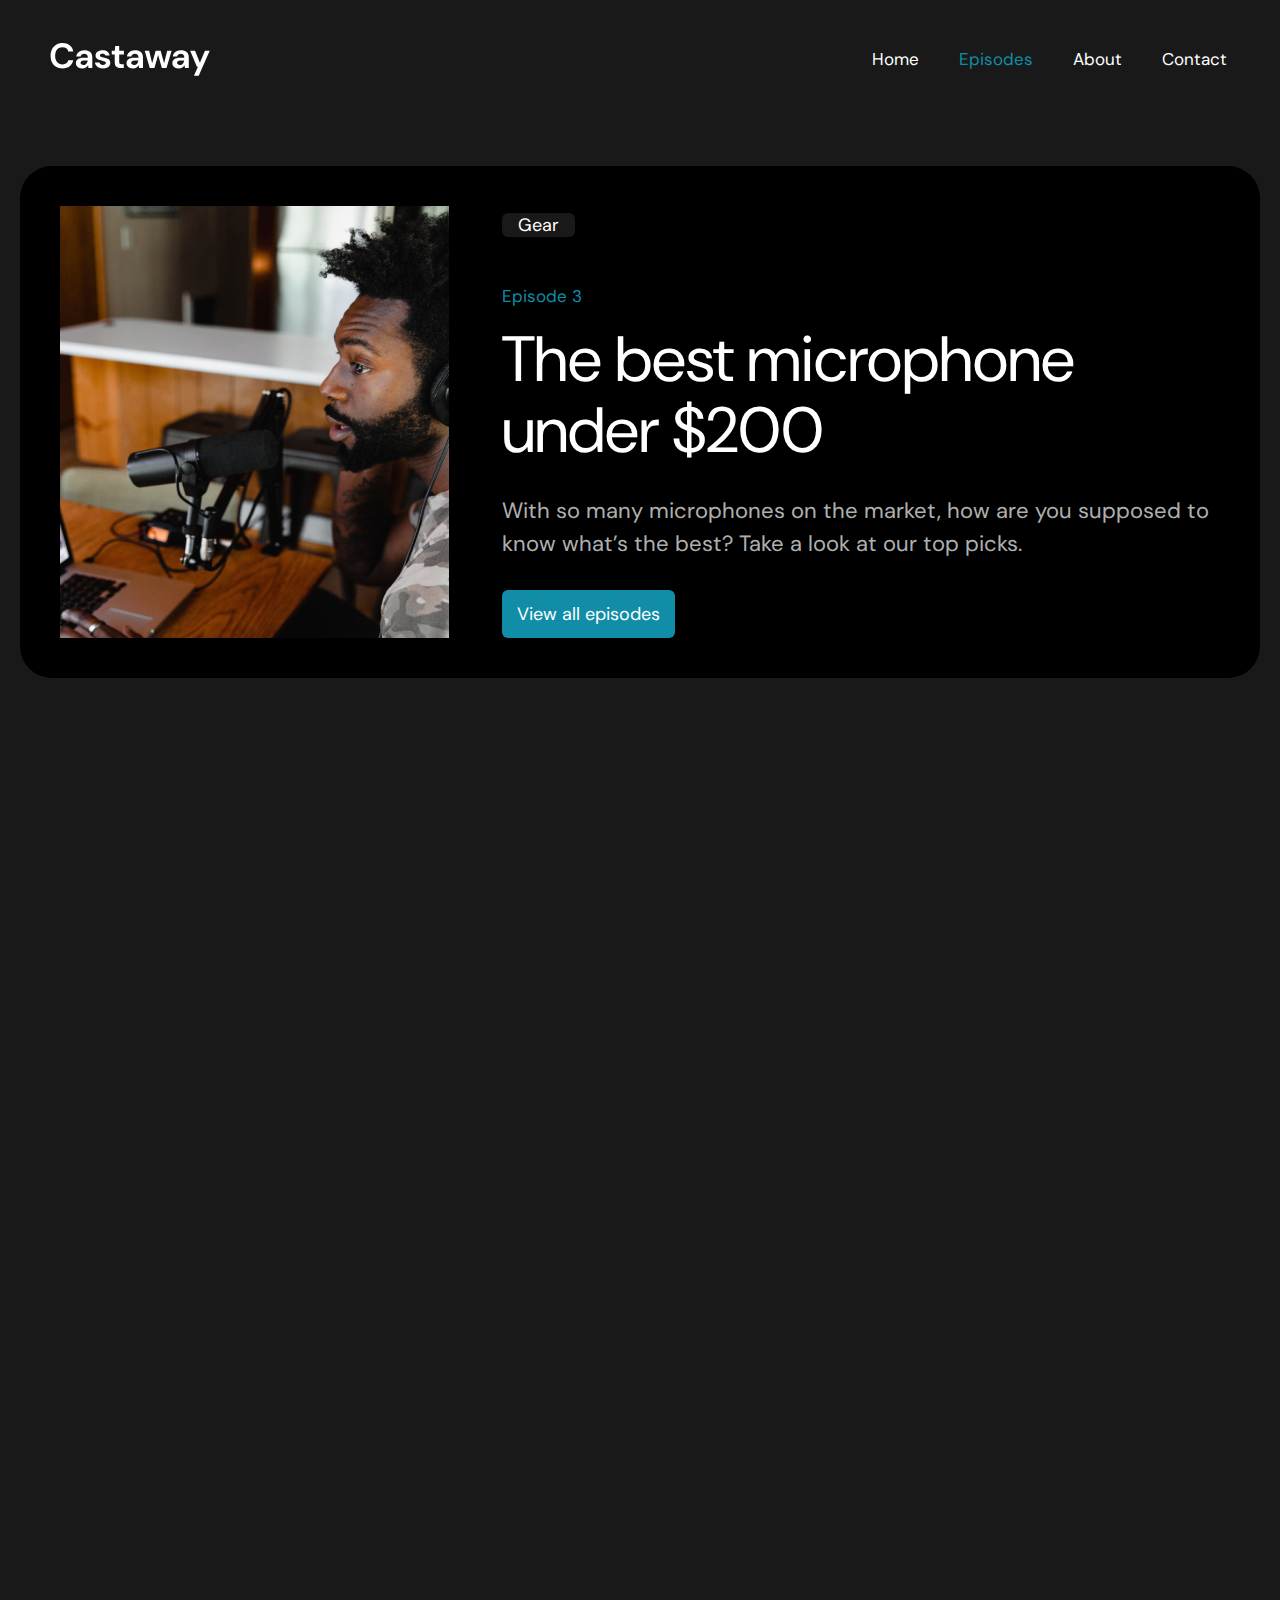
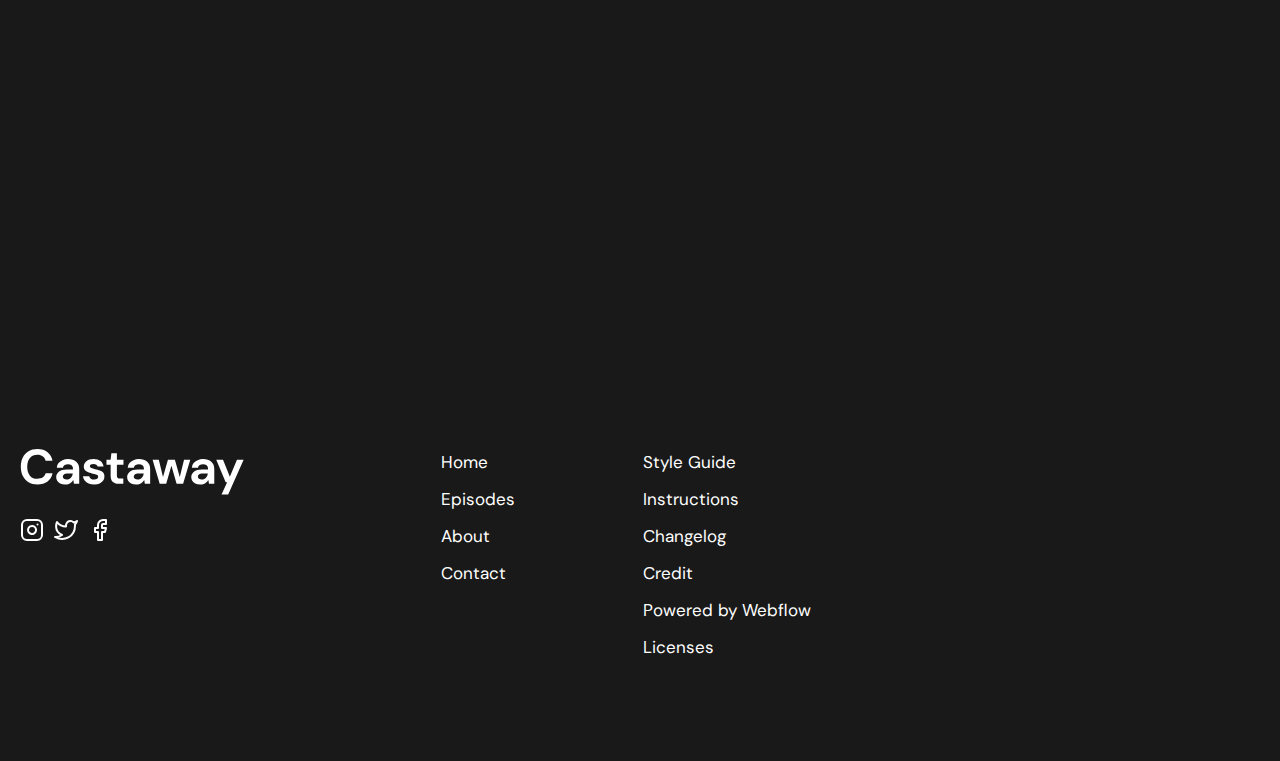
<file: the-best-microphone-under.html>
<!DOCTYPE html>
<html lang="en">
<head>
    <meta charset="UTF-8">
    <title>Castaway</title>
    <meta name="description" content="Take your podcast to the next level">
    <meta name="keywords" content="castaway, podcast, audio gear, microphone tricks, best microphone, Jacob Paulaner, podcasting, audio engineering">
    <meta property="og:title" content="Castaway">
    <meta property="og:description" content="Take your podcast to the next level">
    <meta property="og:type" content="article">
    <meta property="og:image" content="https://castaway.com/image/preview.jpg">
    <meta property="og:site_name" content="Castaway">
    <meta name="theme-color" content="191919">
    <meta name="viewport" content="width=device-width, initial-scale=1.0">
    <link rel="icon" type="image/png" href="image/favicon.png">
    <link href="https://fonts.googleapis.com/css?family=DM+Sans:regular,700,&display=swap" rel="stylesheet" />
    <link rel="stylesheet" href="css/style.css">
</head>
<body>
    <div class="wrapper">
        <header class="header">
            <div class="header__inner _anim-items">
                <a class="header__logo" href="index.html">
                    <img src="image/header-logo.svg" alt="Logo-Castaway">
                </a>
                <nav class="menu">
                    <ul class="menu__list header__menu-list">
                        <li class="menu__item">
                            <a class="menu__link" href="index.html">
                                Home
                            </a>
                        </li>
                        <li class="menu__item menu__link_active">
                            <a class="menu__link" href="episodes.html">
                                Episodes
                            </a>
                        </li>
                        <li class="menu__item">
                            <a class="menu__link" href="#">
                                About
                            </a>
                        </li>
                        <li class="menu__item">
                            <a class="menu__link" href="#">
                                Contact
                            </a>
                        </li>
                    </ul>
                </nav>
            </div>
        </header>
        <div class="main">
            <section class="episodes">
                <div class="container">
                    <div class="episides__inner">
                        <ul class="episode__list">
                            <li class="episode__item episode__item_add _anim-items _anim-no-hide">
                                <img src="image/episode-3.jpg" alt="Microphone">
                                <div class="episode__content">
                                    <span class="episode__category">
                                        Gear
                                    </span>
                                    <p class="episode__order">
                                        Episode<span>3</span>
                                    </p>
                                    <h2 class="episode__title section__title">
                                        The best microphone under $200
                                    </h2>
                                    <p class="episode__text">
                                        With so many microphones on the market, how are you supposed to know what’s the best? Take a look at our top picks.
                                    </p>
                                    <a class="episode__btn btn" href="episodes.html">
                                        View all episodes
                                    </a>
                                </div>
                            </li>
                        </ul>
                        <div class="episode__contents">
                            <h2 class="section__title _anim-show _anim-items _anim-no-hide">
                                Show notes
                            </h2>
                            <p class="episode__text _anim-show _anim-items _anim-no-hide">
                                Pellentesque mattis ipsum id diam tempus, ac consequat nibh suscipit. Ut egestas tempus volutpat. Nunc quis arcu quis justo dapibus iaculis nec vitae nibh. Mauris magna velit, consequat in gravida at, scelerisque ut elit. Curabitur id risus eget neque feugiat varius sed in erat.
                            </p>
                            <h3 class="episode__subtitle _anim-show _anim-items _anim-no-hide">
                                Nulla est magna, gravida ac lobortis ut, ullamcorper at augue.
                            </h3>
                            <p class="episode__text _anim-show _anim-items _anim-no-hide">
                                Donec id ex nulla. Suspendisse mollis sodales mi, sed pretium ante. Phasellus dapibus libero vel tortor posuere scelerisque. Aenean rutrum massa id nisl commodo vehicula in imperdiet leo. Nunc nulla enim, aliquam ac sodales ut, imperdiet sit amet metus.
                            </p>
                            <ul class="episode__contents-list _anim-show _anim-items _anim-no-hide">
                                <li class="episode__contents-item">
                                    List item one
                                </li>
                                <li class="episode__contents-item">
                                    List item two
                                </li>
                            </ul>
                            <h3 class="episode__subtitle _anim-show _anim-items _anim-no-hide">
                                Ut, imperdiet sit amet metus.
                            </h3>
                            <ol class="episode__contents-list _anim-show _anim-items _anim-no-hide">
                                <li class="episode__contents-item">
                                    Numbered list item one
                                </li>
                                <li class="episode__contents-item">
                                    Numbered list item two
                                </li>
                            </ol>
                            <h4 class="episode__contents-title _anim-show _anim-items _anim-no-hide">
                                Aenean rutrum massa
                            </h4>
                            <p class="episode__contents-text _anim-show _anim-items _anim-no-hide">
                                Aenean rutrum massa id nisl commodo
                            </p>
                            <h5 class="episode__contents-subtitle _anim-show _anim-items _anim-no-hide">
                                Donec id ex nulla
                            </h5>
                            <p class="episode__text _anim-show _anim-items _anim-no-hide">
                                Fusce et commodo ex, in sodales arcu
                            </p>
                        </div>
                    </div>
                </div>
            </section>
        </div>
        <footer class="footer">
            <div class="container">
                <div class="footer__inner">
                    <div class="footer__social">
                        <a class="footer__logo" href="index.html">
                            <img src="image/footer-logo.svg" alt="Logo-Castaway">
                        </a>
                        <ul class="social__list">
                            <li class="social__item">
                                <a href="#" class="social__link social__link_instagram">
                                    <svg width="24" height="24" viewBox="0 0 24 24" fill="none" xmlns="http://www.w3.org/2000/svg">
                                        <path d="M17 2H7C4.23858 2 2 4.23858 2 7V17C2 19.7614 4.23858 22 7 22H17C19.7614 22 22 19.7614 22 17V7C22 4.23858 19.7614 2 17 2Z" stroke="white" stroke-width="2" stroke-linecap="round" stroke-linejoin="round"/>
                                        <path d="M16 11.3698C16.1234 12.202 15.9812 13.052 15.5937 13.7988C15.2062 14.5456 14.5931 15.1512 13.8416 15.5295C13.0901 15.9077 12.2384 16.0394 11.4077 15.9057C10.5771 15.7721 9.80971 15.3799 9.21479 14.785C8.61987 14.19 8.22768 13.4227 8.09402 12.592C7.96035 11.7613 8.09202 10.9097 8.47028 10.1582C8.84854 9.40667 9.45414 8.79356 10.2009 8.40606C10.9477 8.01856 11.7977 7.8764 12.63 7.99982C13.4789 8.1257 14.2648 8.52128 14.8716 9.12812C15.4785 9.73497 15.8741 10.5209 16 11.3698Z" stroke="white" stroke-width="2" stroke-linecap="round" stroke-linejoin="round"/>
                                        <path d="M17.5 6.5H17.51" stroke="white" stroke-width="2" stroke-linecap="round" stroke-linejoin="round"/>
                                        </svg>
                                        
                                </a>
                            </li>
                            <li class="social__item">
                                <a href="#" class="social__link social__link_twitter">
                                    <svg xmlns="http://www.w3.org/2000/svg" width="24" height="24" viewBox="0 0 24 24" fill="none">
                                        <path d="M23 2.9998C22.0424 3.67528 20.9821 4.19191 19.86 4.52981C19.2577 3.83732 18.4573 3.3465 17.567 3.12373C16.6767 2.90097 15.7395 2.957 14.8821 3.28426C14.0247 3.61152 13.2884 4.19421 12.773 4.95352C12.2575 5.71284 11.9877 6.61214 12 7.5298V8.52979C10.2426 8.57536 8.50127 8.18562 6.93101 7.39525C5.36074 6.60488 4.01032 5.43844 3 3.9998C3 3.9998 -1 12.9998 8 16.9998C5.94053 18.3978 3.48716 19.0987 1 18.9998C10 23.9998 21 18.9998 21 7.49979C21 7.21979 20.97 6.93981 20.92 6.66981C21.9406 5.6633 22.6608 4.39252 23 2.9998Z" stroke="white" stroke-width="2" stroke-linecap="round" stroke-linejoin="round"/>
                                    </svg>
                                </a>
                            </li>
                            <li class="social__item">
                                <a href="#" class="social__link social__link_facebook">
                                    <svg xmlns="http://www.w3.org/2000/svg" width="24" height="24" viewBox="0 0 24 24" fill="none">
                                        <path d="M18 2H15C13.6739 2 12.4021 2.52678 11.4645 3.46447C10.5268 4.40215 10 5.67392 10 7V10H7V14H10V22H14V14H17L18 10H14V7C14 6.73478 14.1054 6.48043 14.2929 6.29289C14.4804 6.10536 14.7348 6 15 6H18V2Z" stroke="white" stroke-width="2" stroke-linecap="round" stroke-linejoin="round"/>
                                    </svg>
                                </a>
                            </li>
                        </ul>
                    </div>
                    <nav class="menu menu_negative">
                        <ul class="menu__list footer__menu-list">
                            <li class="menu__item">
                                <a class="menu__link" href="index.html">
                                    Home
                                </a>
                            </li>
                            <li class="menu__item">
                                <a class="menu__link" href="episodes.html">
                                    Episodes
                                </a>
                            </li>
                            <li class="menu__item">
                                <a class="menu__link" href="#">
                                    About
                                </a>
                            </li>
                            <li class="menu__item">
                                <a class="menu__link" href="#">
                                    Contact
                                </a>
                            </li>
                        </ul>
                    </nav>
                    <nav class="info">
                        <ul class="info__list">
                            <li class="info__item">
                                <a class="info__link" href="#">
                                    Style Guide
                                </a>
                            </li>
                            <li class="info__item">
                                <a class="info__link" href="#">
                                    Instructions
                                </a>
                            </li>
                            <li class="info__item">
                                <a class="info__link" href="#">
                                    Changelog
                                </a>
                            </li>
                            <li class="info__item">
                                <a class="info__link" href="#">
                                    Credit
                                </a>
                            </li>
                            <li class="info__item">
                                <a class="info__link" href="#">
                                    Powered by Webflow
                                </a>
                            </li>
                            <li class="info__item">
                                <a class="info__link" href="#">
                                    Licenses
                                </a>
                            </li>
                        </ul>
                    </nav>
                    <ul class="podcasts__list">
                        <li class="podcasts__item">
                            <a class="podcasts__link" href="#">
                                <img class="_anim-items" src="image/spotify.png" alt="spotify">
                            </a>
                        </li>
                        <li class="podcasts__item">
                            <a class="podcasts__link" href="#">
                                <img class="_anim-items" src="image/pocket-casts.png" alt="pocket-casts">
                            </a>
                        </li>
                        <li class="podcasts__item">
                            <a class="podcasts__link" href="#">
                                <img class="_anim-items" src="image/soundcloud.png" alt="soundcloud">
                            </a>
                        </li>
                        <li class="podcasts__item">
                            <a class="podcasts__link" href="#">
                                <img class="_anim-items" src="image/podcasts.png" alt="podcasts">
                            </a>
                        </li>
                        <li class="podcasts__item">
                            <a class="podcasts__link" href="#">
                                <img class="_anim-items" src="image/overcast.png" alt="overcast">
                            </a>
                        </li>
                    </ul>
                </div>
            </div>
        </footer>
    </div>
    <script src="js/main.js"></script>
</body>
</html>
</file>
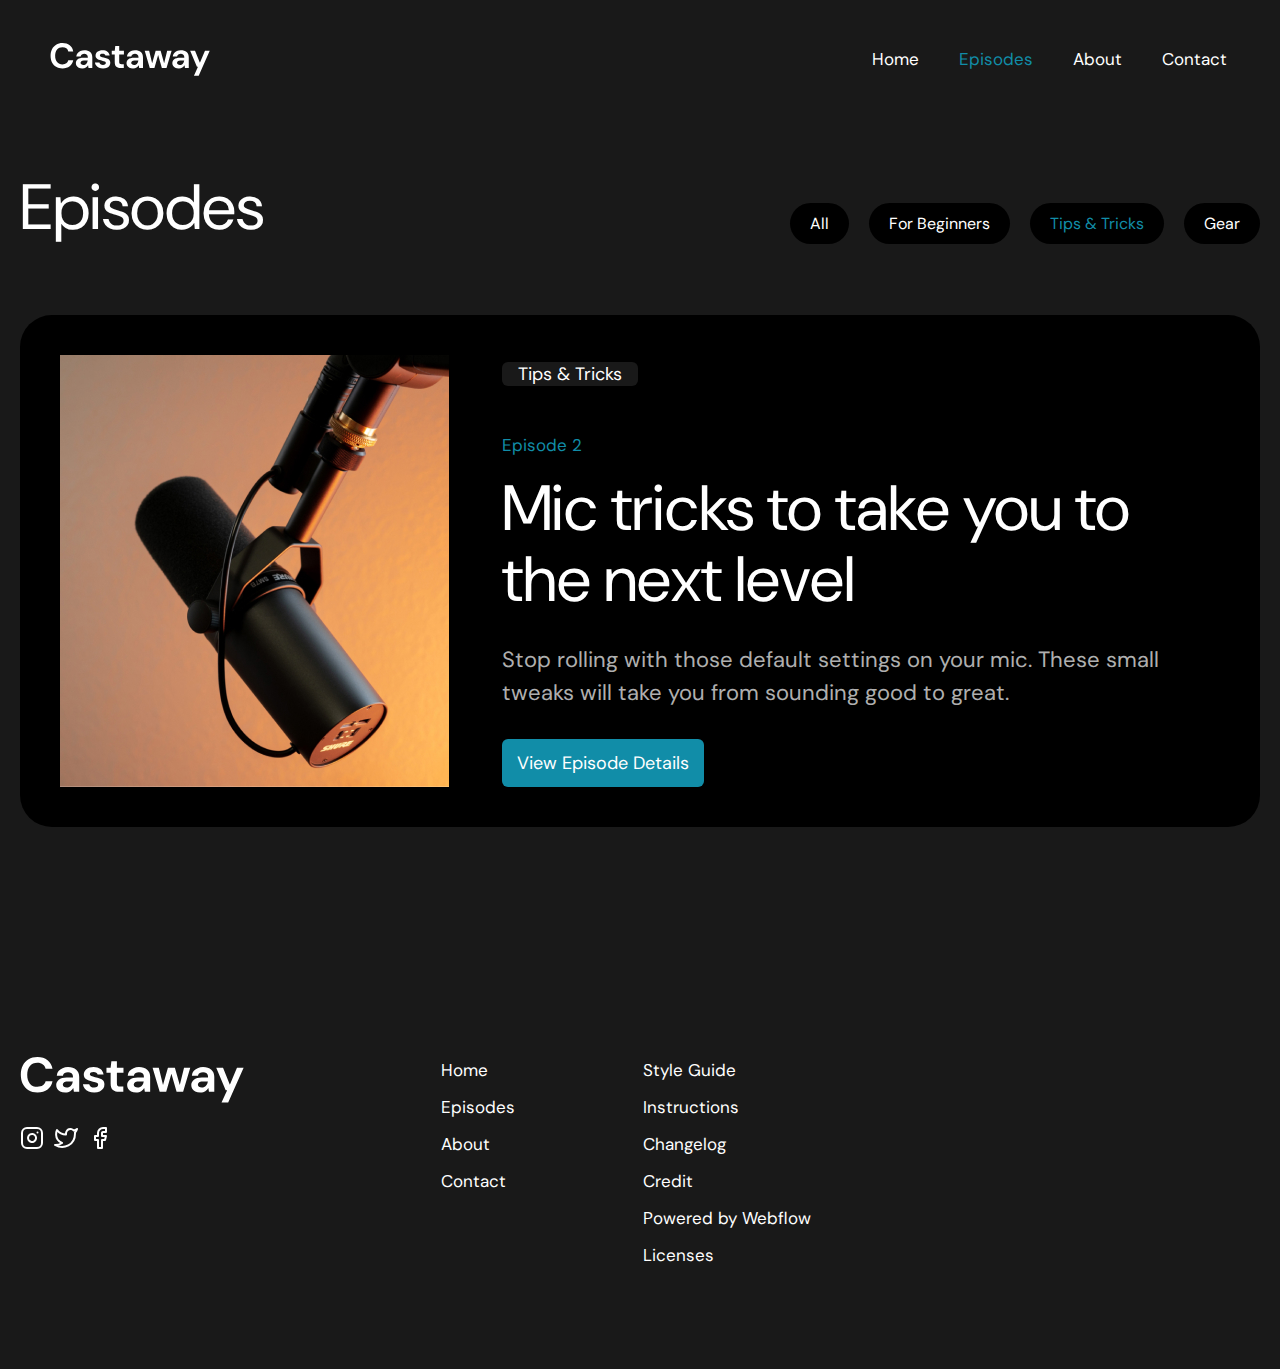
<file: tips-tricks.html>
<!DOCTYPE html>
<html lang="en">
<head>
    <meta charset="UTF-8">
    <title>Castaway</title>
    <meta name="description" content="Take your podcast to the next level">
    <meta name="keywords" content="castaway, podcast, audio gear, microphone tricks, best microphone, Jacob Paulaner, podcasting, audio engineering">
    <meta property="og:title" content="Castaway">
    <meta property="og:description" content="Take your podcast to the next level">
    <meta property="og:type" content="article">
    <meta property="og:image" content="https://castaway.com/image/preview.jpg">
    <meta property="og:site_name" content="Castaway">
    <meta name="theme-color" content="191919">
    <meta name="viewport" content="width=device-width, initial-scale=1.0">
    <link rel="icon" type="image/png" href="image/favicon.png">
    <link href="https://fonts.googleapis.com/css?family=DM+Sans:regular,700,&display=swap" rel="stylesheet" />
    <link rel="stylesheet" href="css/style.css">
</head>
<body>
    <div class="wrapper">
        <header class="header">
            <div class="header__inner _anim-items">
                <a class="header__logo" href="index.html">
                    <img src="image/header-logo.svg" alt="Logo-Castaway">
                </a>
                <nav class="menu">
                    <ul class="menu__list header__menu-list">
                        <li class="menu__item">
                            <a class="menu__link" href="index.html">
                                Home
                            </a>
                        </li>
                        <li class="menu__item menu__link_active">
                            <a class="menu__link" href="episodes.html">
                                Episodes
                            </a>
                        </li>
                        <li class="menu__item">
                            <a class="menu__link" href="about.html">
                                About
                            </a>
                        </li>
                        <li class="menu__item">
                            <a class="menu__link" href="contact.html">
                                Contact
                            </a>
                        </li>
                    </ul>
                </nav>
            </div>
        </header>
        <div class="main">
            <section class="episodes">
                <div class="container">
                    <div class="episides__inner">
                        <div class="wrapper__title">
                            <h2 class="episodes__title episodes__title_anim section__title _anim-items">
                                Episodes
                            </h2>
                            <ul class="categories__list _anim-items">
                                <li class="categories__item">
                                    <a class="categories__link" href="episodes.html">
                                        All
                                    </a>
                                </li>
                                <li class="categories__item">
                                    <a class="categories__link" href="for-beginners.html">
                                        For Beginners
                                    </a>
                                </li>
                                <li class="categories__item">
                                    <a class="categories__link categories__link_active" href="tips-tricks.html">
                                        Tips & Tricks
                                    </a>
                                </li>
                                <li class="categories__item">
                                    <a class="categories__link" href="gear.html">
                                        Gear
                                    </a>
                                </li>
                            </ul>
                        </div>
                        <ul class="episode__list">
                            <li class="episode__item episode__item_even _anim-items _anim-no-hide">
                                <img src="image/episode-2.jpg" alt="Mic">
                                <div class="episode__content">
                                    <span class="episode__category">
                                        Tips & Tricks
                                    </span>
                                    <p class="episode__order">
                                        Episode<span>2</span>
                                    </p>
                                    <h2 class="episode__title section__title">
                                        Mic tricks to take you to the next level
                                    </h2>
                                    <p class="episode__text">
                                        Stop rolling with those default settings on your mic. These small tweaks will take you from sounding good to great.
                                    </p>
                                    <a class="episode__btn btn" href="mic-tricks-to-take-you-to-the-next-level.html">
                                        View Episode Details
                                    </a>
                                </div>
                            </li>
                        </ul>
                    </div>
                </div>
            </section>
        </div>
        <footer class="footer">
            <div class="container">
                <div class="footer__inner">
                    <div class="footer__social">
                        <a class="footer__logo" href="index.html">
                            <img src="image/footer-logo.svg" alt="Logo-Castaway">
                        </a>
                        <ul class="social__list">
                            <li class="social__item">
                                <a href="#" class="social__link social__link_instagram">
                                    <svg width="24" height="24" viewBox="0 0 24 24" fill="none" xmlns="http://www.w3.org/2000/svg">
                                        <path d="M17 2H7C4.23858 2 2 4.23858 2 7V17C2 19.7614 4.23858 22 7 22H17C19.7614 22 22 19.7614 22 17V7C22 4.23858 19.7614 2 17 2Z" stroke="white" stroke-width="2" stroke-linecap="round" stroke-linejoin="round"/>
                                        <path d="M16 11.3698C16.1234 12.202 15.9812 13.052 15.5937 13.7988C15.2062 14.5456 14.5931 15.1512 13.8416 15.5295C13.0901 15.9077 12.2384 16.0394 11.4077 15.9057C10.5771 15.7721 9.80971 15.3799 9.21479 14.785C8.61987 14.19 8.22768 13.4227 8.09402 12.592C7.96035 11.7613 8.09202 10.9097 8.47028 10.1582C8.84854 9.40667 9.45414 8.79356 10.2009 8.40606C10.9477 8.01856 11.7977 7.8764 12.63 7.99982C13.4789 8.1257 14.2648 8.52128 14.8716 9.12812C15.4785 9.73497 15.8741 10.5209 16 11.3698Z" stroke="white" stroke-width="2" stroke-linecap="round" stroke-linejoin="round"/>
                                        <path d="M17.5 6.5H17.51" stroke="white" stroke-width="2" stroke-linecap="round" stroke-linejoin="round"/>
                                        </svg>
                                        
                                </a>
                            </li>
                            <li class="social__item">
                                <a href="#" class="social__link social__link_twitter">
                                    <svg xmlns="http://www.w3.org/2000/svg" width="24" height="24" viewBox="0 0 24 24" fill="none">
                                        <path d="M23 2.9998C22.0424 3.67528 20.9821 4.19191 19.86 4.52981C19.2577 3.83732 18.4573 3.3465 17.567 3.12373C16.6767 2.90097 15.7395 2.957 14.8821 3.28426C14.0247 3.61152 13.2884 4.19421 12.773 4.95352C12.2575 5.71284 11.9877 6.61214 12 7.5298V8.52979C10.2426 8.57536 8.50127 8.18562 6.93101 7.39525C5.36074 6.60488 4.01032 5.43844 3 3.9998C3 3.9998 -1 12.9998 8 16.9998C5.94053 18.3978 3.48716 19.0987 1 18.9998C10 23.9998 21 18.9998 21 7.49979C21 7.21979 20.97 6.93981 20.92 6.66981C21.9406 5.6633 22.6608 4.39252 23 2.9998Z" stroke="white" stroke-width="2" stroke-linecap="round" stroke-linejoin="round"/>
                                    </svg>
                                </a>
                            </li>
                            <li class="social__item">
                                <a href="#" class="social__link social__link_facebook">
                                    <svg xmlns="http://www.w3.org/2000/svg" width="24" height="24" viewBox="0 0 24 24" fill="none">
                                        <path d="M18 2H15C13.6739 2 12.4021 2.52678 11.4645 3.46447C10.5268 4.40215 10 5.67392 10 7V10H7V14H10V22H14V14H17L18 10H14V7C14 6.73478 14.1054 6.48043 14.2929 6.29289C14.4804 6.10536 14.7348 6 15 6H18V2Z" stroke="white" stroke-width="2" stroke-linecap="round" stroke-linejoin="round"/>
                                    </svg>
                                </a>
                            </li>
                        </ul>
                    </div>
                    <nav class="menu menu_negative">
                        <ul class="menu__list footer__menu-list">
                            <li class="menu__item">
                                <a class="menu__link menu__link" href="index.html">
                                    Home
                                </a>
                            </li>
                            <li class="menu__item">
                                <a class="menu__link" href="episodes.html">
                                    Episodes
                                </a>
                            </li>
                            <li class="menu__item">
                                <a class="menu__link" href="about.html">
                                    About
                                </a>
                            </li>
                            <li class="menu__item">
                                <a class="menu__link" href="contact.html">
                                    Contact
                                </a>
                            </li>
                        </ul>
                    </nav>
                    <nav class="info">
                        <ul class="info__list">
                            <li class="info__item">
                                <a class="info__link" href="#">
                                    Style Guide
                                </a>
                            </li>
                            <li class="info__item">
                                <a class="info__link" href="#">
                                    Instructions
                                </a>
                            </li>
                            <li class="info__item">
                                <a class="info__link" href="#">
                                    Changelog
                                </a>
                            </li>
                            <li class="info__item">
                                <a class="info__link" href="#">
                                    Credit
                                </a>
                            </li>
                            <li class="info__item">
                                <a class="info__link" href="#">
                                    Powered by Webflow
                                </a>
                            </li>
                            <li class="info__item">
                                <a class="info__link" href="#">
                                    Licenses
                                </a>
                            </li>
                        </ul>
                    </nav>
                    <ul class="podcasts__list">
                        <li class="podcasts__item">
                            <a class="podcasts__link" href="#">
                                <img class="_anim-items" src="image/spotify.png" alt="spotify">
                            </a>
                        </li>
                        <li class="podcasts__item">
                            <a class="podcasts__link" href="#">
                                <img class="_anim-items" src="image/pocket-casts.png" alt="pocket-casts">
                            </a>
                        </li>
                        <li class="podcasts__item">
                            <a class="podcasts__link" href="#">
                                <img class="_anim-items" src="image/soundcloud.png" alt="soundcloud">
                            </a>
                        </li>
                        <li class="podcasts__item">
                            <a class="podcasts__link" href="#">
                                <img class="_anim-items" src="image/podcasts.png" alt="podcasts">
                            </a>
                        </li>
                        <li class="podcasts__item">
                            <a class="podcasts__link" href="#">
                                <img class="_anim-items" src="image/overcast.png" alt="overcast">
                            </a>
                        </li>
                    </ul>
                </div>
            </div>
        </footer>
    </div>
    <script src="js/main.js"></script>
</body>
</html>
</file>
<file: css/style.css>
html {
    box-sizing: border-box;
    height: 100%;
}

* {
  -webkit-tap-highlight-color: transparent;
}

body {
    height: 100%;
    font-family: 'DM Sans', sans-serif;
    font-weight: 400;
    font-size: 22px;
    color: #FFFFFF;
    background-color: #191919;
}

.wrapper {
    display: flex;
    flex-direction: column;
    min-height: 100%;
}

.main {
    flex: 1 0 auto;
}

.footer {
    flex: 0 0 auto;
}

.container__header {
    max-width: 1370px;
    margin: 0 auto;
    padding: 0 15px;
}

.container {
    max-width: 1340px;
    margin: 0 auto;
    padding: 0 20px;
}

*,
*::after,
*::before {
    box-sizing: inherit;
}

ul[class],
ol[class] {
    padding: 0;
}

body,
h1,
h2,
h3,
h4,
h5,
h6,
p,
ul,
ol,
li,
figure,
figcaption,
blockquote,
dl,
dd {
    margin: 0;
    font-size: inherit;
}

ul[class] {
    list-style: none;
}

img {
    max-width: 100%;
    display: block;
}

input {
    outline: none;
}

input,
button,
textarea,
select {
    font: inherit;
}

a {
    text-decoration: none;
    color: inherit;
    padding: 0;
}

button {
    padding: 0;
}

.section__title {
    font-size: 64px;
    font-weight: 400;
}

.btn {
    background-color: #118DA8;
    padding: 12px 15px;
    border-radius: 6px;
    display: inline-block;
    transition: 0.5s ease;
}

.btn:hover {
    box-shadow: inset 0px 0px 9px 3px rgba(255, 255, 255, 0.70);
    transition: 0.5s ease;
}

._anim-show {
    transform: translate(0px, 120%);
    opacity: 0;
    transition: all 0.8s ease 0s;
}

._anim-show._active,
._active ._anim-show {
    opacity: 1;
    transform: translate(0px, 0px);
}



/* section header */

.header {
    padding: 43px 50px;
    font-size: 17px;
    line-height: 27px;
}

.header__inner {
    display: flex;
    justify-content: space-between;
    align-items: center;
    transform: translate(0px, -100%);
    opacity: 0;
    transition: all 0.8s ease 0s;
}

.header__inner._active {
    transform: translate(0px, 0px);
    opacity: 1;
}

.header__logo {
    display: block;
    width: 160px;
    height: 33px;
}

.header__menu-list {
    display: flex;
    gap: 34px;
}

.menu__link {
    padding: 3px;
    border-radius: 14px;
    transition: all 0.5s ease;
}

.menu__link_active {
    color: #118DA8;
}

.menu__link:hover {
    color: #44aec6;
    box-shadow: inset 0px -2px 3px 1px rgba(17, 141, 168, 1);
    transition: all 0.5s ease;
} 


/* section podcast */

.podcast {
    padding: 40px 0 47px;
    overflow: hidden;
}

.podcast__inner {
    display: grid;
    grid-template-columns: 50% 50%;
    align-items: center;
    gap: 60px;
}

.podcast__img {
    max-width: 650px;
    position: relative;
    transform: translate(-30%, 0px);
    opacity: 0;
    transition: all 0.8s ease 0s;
}

.podcast__img._active {
    transform: translate(0px, 0px);
    opacity: 1;
}

.podcast__img::before {
    content: url(../image/decoration.png);
    width: 68px;
    height: 74px;
    position: absolute;
    top: -19px;
    left: -27px;
}

.podcast__img img {
    width: 100%;
    border-radius: 14px;
}

.podcast__content {
    max-width: 530px;
    transform: translate(30%, 0px);
    opacity: 0;
    transition: all 0.8s ease 0s;
}

.podcast__content._active {
    transform: translate(0px, 0px);
    opacity: 1;
}

.podcast__title {
    font-size: 70px;
    line-height: 1.2em;
    font-weight: 400;
    margin-bottom: 90px;
}

.podcast__title_emphasized {
    font-size: 75px;
    font-weight: 400;
    padding-bottom: 10px;
    background-image: url("data:image/svg+xml,%3Csvg width='160' height='19' viewBox='0 0 160 19' fill='none' xmlns='http://www.w3.org/2000/svg'%3E%3Cg filter='url(%23filter0_d_2_72)'%3E%3Cpath fill-rule='evenodd' clip-rule='evenodd' d='M158.971 6.53183C127.456 0.775619 95.4071 3.95946 63.8122 2.92304C42.9201 2.22961 22.0265 0.559384 1.1495 0.000167246C0.523577 -0.0147452 0.00879538 0.969451 0.000101996 2.20719C-0.00821345 3.44492 0.492973 4.45899 1.11852 4.4739C21.9933 5.03312 42.8846 6.70335 63.7744 7.39678C95.3126 8.43322 127.301 5.24188 158.759 10.9906C159.383 11.1025 159.935 10.2003 159.995 8.97007C160.052 7.73979 159.591 6.65113 158.971 6.53183Z' fill='%23118DA8'/%3E%3C/g%3E%3Cdefs%3E%3Cfilter id='filter0_d_2_72' x='-4' y='0' width='168' height='19' filterUnits='userSpaceOnUse' color-interpolation-filters='sRGB'%3E%3CfeFlood flood-opacity='0' result='BackgroundImageFix'/%3E%3CfeColorMatrix in='SourceAlpha' type='matrix' values='0 0 0 0 0 0 0 0 0 0 0 0 0 0 0 0 0 0 127 0' result='hardAlpha'/%3E%3CfeOffset dy='4'/%3E%3CfeGaussianBlur stdDeviation='2'/%3E%3CfeComposite in2='hardAlpha' operator='out'/%3E%3CfeColorMatrix type='matrix' values='0 0 0 0 0 0 0 0 0 0 0 0 0 0 0 0 0 0 0.25 0'/%3E%3CfeBlend mode='normal' in2='BackgroundImageFix' result='effect1_dropShadow_2_72'/%3E%3CfeBlend mode='normal' in='SourceGraphic' in2='effect1_dropShadow_2_72' result='shape'/%3E%3C/filter%3E%3C/defs%3E%3C/svg%3E%0A");
    background-repeat: no-repeat;
    background-position: bottom center;
}

.podcast__title_fatty {
    font-size: 80px;
    font-weight: 700;
}

.podcast__text {
    font-size: 15px;
    line-height: 24px;
    margin-bottom: 16px;
}

.podcasts__list {
    display: flex;
    gap: 5px;
}

.podcasts__link img{
    border: 2px solid transparent;
    padding: 4px;
    transition: all 0.5s ease;
    transform: scale(0);
    transition: all 0.8s ease 0s;
}

.podcasts__link img._active {
    transform: scale(1);
}

.podcasts__link img:hover {
    border: 2px solid #118DA8;
    border-radius: 50%;
    padding: 4px;
    box-shadow: inset 0px 0px 6px 1px rgba(17, 141, 168, 1);
    transition: all 0.5s ease;
}


/* section episodes */

.episodes {
    padding: 47px 0 130px;
}

.wrapper__title {
    display: flex;
    justify-content: space-between;
    align-items: baseline;
    margin-bottom: 66px;
}

.episodes__btn {
    font-size: 17px;
}

.episode__list {
    overflow: hidden;
}

.episode__item + .episode__item {
    margin-top: 60px;
}

.episode__item {
    display: flex;
    padding: 40px;
    gap: 53px;
    background-color: #000000;
    border-radius: 32px;
    align-items: end;
}

.episode__item_add {
    transform: translate(-20%, 0px);
    opacity: 0;
    transition: all 0.8s ease 0s;
}
.episode__item_add._active {
    transform: translate(0px, 0px);
    opacity: 1;
}

.episode__item_even {
    transform: translate(20%, 0px);
    opacity: 0;
    transition: all 0.8s ease 0s;
}

.episode__item_even._active {
    transform: translate(0px, 0px);
    opacity: 1;
}

.episode__category {
    font-size: 18px;
    padding: 0 16px;
    border-radius: 6px;
    background-color: #191919;
    margin-bottom: 48px;
    display: inline-block;
}

.episode__order {
    font-size: 17px;
    color: #118DA8;
    margin-bottom: 18px;
}

.episode__order span{
    margin-left: 5px;
}

.episode__title {
    line-height: 1.1em;
    margin-bottom: 28px;
}

.episode__text {
    font-size: 22px;
    line-height: 1.5em;
    margin-bottom: 30px;
    color: rgba(255, 255, 255, 0.70);
}
.episode__btn {
    font-size: 18px;
}


/* section blog */

.blog {
    padding: 130px 0 100px;
}

.blog__inner {
    display: grid;
    grid-template-columns: auto 50%;
    gap: 60px;
    align-items: center;
}

.blog__content-wrapper {
    overflow: hidden;
}

.blog__content {
    transform: translate(100%, 0px);
    opacity: 0;
    transition: all 0.8s ease 0s;
}

.blog__content._active,
._active .blog__content {
    opacity: 1;
    transform: translate(0px, 0px);
}

.blog__img-wrapper {
    overflow: hidden;
}

.blog__img {
    transform: translate(-100%, 0px);
    opacity: 0;
    transition: all 0.8s ease 0s;
}

.blog__img._active,
._active .blog__img {
    opacity: 1;
    transform: translate(0px, 0px);
}

.blog__btn {
    background-color: #118DA8;
    border-radius: 50%;
    display: flex;
    width: 112px;
    height: 112px;
    padding: 17px;
    align-items: center;
    justify-content: center;
    margin-bottom: 20px;
    transition: 0.5s ease;
}

.blog__btn:hover {
    box-shadow: inset 0px 0px 9px 3px rgba(255, 255, 255, 0.70);
    padding: 13px;
    transition: 0.5s ease;
}

.blog__order {
    font-size: 18px;
    color: #118DA8;
}

.blog__title {
    font-size: 65px;
    font-weight: 400;
    margin-bottom: 28px;
}

.blog__text {
    font-size: 22px;
    color: rgba(255, 255, 255, 0.70);
    margin-bottom: 33px;
}

.blog__img {
    border-radius: 16px;
}


/* section form */

.form {
    padding: 100px 0;
}

.form__inner {
    display: flex;
    background-color: #000000;
    border-radius: 32px;
    padding: 60px 60px 75px;
    gap: 40px;
    justify-content: space-between;
    position: relative;
    transform: rotateY(90deg);
    opacity: 0;
    transition: all 0.8s ease 0s;
}

.form__inner._active {
    transform: rotateY(0deg);
    opacity: 1;
}

.form__inner::before {
    content: '';
    background-image: url(../image/decoration-form.svg);
    background-size: contain;
    background-repeat: no-repeat;
    width: 147px;
    height: 91px;
    position: absolute;
    bottom: -26px;
    left: -38px;
}

.block__title {
    max-width: 431px;
}

.form__subtitle {
    color: #118DA8;
    font-size: 18px;
}

.form__title {
    font-size: 72px;
    line-height: 1.1em;
}

.block__form {
    display: flex;
    flex-direction: column;
    width: 522px;
}

.block__form-input {
    width: 100%;
    height: 82px;
    border-radius: 6px;
    border: 1px solid #191919;
    background-color: #191919;
    margin-bottom: 20px;
    padding: 26px 19px;
    color: rgba(255, 255, 255, 0.70);
    font-size: 24px;
}

.block__form-input::placeholder {
    font-size: 24px;
    color: rgba(255, 255, 255, 0.70);
}

.block__form-btn {
    margin-right: auto;
    border: none;
    color: rgba(255, 255, 255, 0.70);
    font-size: 15px;
}


/* section reviews */

.reviews {
    padding: 100px 0;
}

.reviews__inner {
    display: grid;
    grid-template-columns: 1fr 1fr 1fr;
    gap: 16px;
}

.reviews__item {
    background-color: #000000;
    border-radius: 32px;
    padding: 54px 85px 50px 50px;
    transform: scale3d(0, 0, 0);
    transition: all 0.8s ease 0s;
}

.reviews__item._active {
    transform: scale3d(1, 1, 1);
}

.rating__list {
    display: flex;
    gap: 5px;
    margin-bottom: 21px;
}

.review__text {
    font-size: 36px;
    line-height: 1.2em;
    margin-bottom: 19px;
}

.review__name {
    font-size: 24px;
    color: rgba(255, 255, 255, 0.70);
}


/* section footer */

.footer {
    padding: 100px 0;
    font-size: 17px;
    line-height: 27px;
}

.footer__inner {
    display: grid;
    grid-template-columns: auto 15% 15% auto;
    gap: 16px;
}

.footer__logo {
    display: block;
    width: 224px;
    height: 46px;
    margin-bottom: 23px;
}

.social__list {
    display: flex;
    gap: 10px;
}

.social__link svg path{
    transition: 0.5s ease;
}

.social__link:hover svg{
    transform: scale(1.2);
    transition: 0.5s ease;
}

.footer__menu-list {
    display: grid;
    gap: 10px;
}

.info__list {
    display: grid;
    gap: 10px;
}
.info__link {
    padding: 3px;
    border-radius: 14px;
    transition: all 0.5s ease;
}

.info__link:hover {
    color: #44aec6;
    box-shadow: inset 0px -2px 3px 1px rgba(17, 141, 168, 1);
    transition: all 0.5s ease;
} 









/* page episodes */

.episodes__title_anim {
    transform: translate(-100%, 0px);
    opacity: 0;
    transition: all 0.8s ease 0s;
}

.episodes__title_anim._active {
    transform: translate(0px, 0px);
    opacity: 1;
}

.categories__list {
    display: flex;
    gap: 20px;
    
}

.categories__list._active .categories__item:nth-child(1) {
    transition: all 0.5s ease 0s;
}

.categories__list._active .categories__item:nth-child(2) {
    transition: all 0.5s ease 0.1s;
}

.categories__list._active .categories__item:nth-child(3) {
    transition: all 0.5s ease 0.2s;
}

.categories__list._active .categories__item:nth-child(4) {
    transition: all 0.5s ease 0.3s;
}

.categories__list._active .categories__item {
    transform: translate(0px, 0px);
    opacity: 1;
}

.categories__item {
    background-color: #000000;
    padding: 10px 20px;
    border-radius: 32px;
    transform: translate(100%, 0px);
    opacity: 0;
    transition: all 0.8s ease 0s;
}

.categories__item:hover {
    color: #44aec6;
    box-shadow: inset 0px -2px 3px 1px rgba(17, 141, 168, 1);
    transition: all 0.5s ease;
}

.categories__link_active {
    color: #118DA8;
}






/* page should-you-get-outboard-audio-gear */

.episode__contents {
    max-width: 925px;
    margin: 150px auto 0;
}

.episode__subtitle {
    font-size: 50px;
    font-weight: 400;
    margin-bottom: 8px;
}

.episode__contents ul {
    list-style-type: disc;
}

.episode__contents-list {
    margin: 0 0 20px 40px;
}

.episode__contents-item {
    margin-bottom: 10px;
}

.episode__contents-title {
    font-size: 44px;
    font-weight: 400;
}

.episode__contents-text {
    font-size: 27px;
    display: flex;
    align-items: center;
    margin-bottom: 10px;
}

.episode__contents-text::before {
    content: '';
    border-left: 4px solid #118DA8;
    border-radius: 5px;
    height: 80px;
    display: inline-block;
    margin-right: 27px;
}

.episode__contents-subtitle {
    font-size: 37px;
    font-weight: 400;
}





/* page about */

.blog__btn_reverse img {
    transform: rotate(180deg);
}





/* page contact */

.block__form textarea {
    height: auto;
    resize: none;
    overflow:hidden;
    overflow-y:scroll;
    outline: none;
}

textarea::-webkit-scrollbar {
    background-color: #383838;
    border-radius: 6px;
}

textarea::-webkit-scrollbar-thumb {
    background-color: rgba(255, 255, 255, 0.7);
    border-radius: 6px;
}










@media (max-width: 1200px) {
    .container {
        padding: 0 30px;
    }
    .btn {
        font-size: 15px;
    }
    .podcast__inner {
        grid-template-columns: 50% auto;
    }
    .section__title {
        font-size: 45px;
    }
    .episode__category {
        font-size: 15px;
        margin-bottom: 28px;
    }
    .episode__order {
        font-size: 14px;
    }
    .episode__text {
        font-size: 18px;
    }
    .blog__btn {
        width: 92px;
        height: 92px;
    }
    .blog__title {
        font-size: 55px;
    }
    .blog__text {
        font-size: 18px;
    }
    .form__inner::before {
        width: 108px;
        height: 65px;
        left: -26px;
    }
    .form__title {
        font-size: 62px;
    }
    .block__form-input {
        font-size: 20px;
    }
    .block__form-input::placeholder {
        font-size: 20px;
    }
    .reviews__item {
        padding: 50px;
    }
    .review__text {
        font-size: 30px;
    }
    .review__name {
        font-size: 20px;
    }
    .info {
        width: 171px;
    }
    .episode__subtitle {
        font-size: 36px;
    }
    .episode__contents-title {
        font-size: 30px;
    }
    .episode__contents-text {
        font-size: 23px;
    }
    .episode__contents-subtitle {
        font-size: 28px;
    }
}

@media (max-width: 992px) {
    .podcast {
        padding-top: 30px;
    }
    .podcast__inner {
        gap: 45px;
    }
    .podcast__title {
        font-size: 55px;
        margin-bottom: 70px;
    }
    .podcast__title_emphasized {
        font-size: 60px;
    }
    .podcast__title_fatty {
        font-size: 65px;
    }
    .episodes {
        padding: 47px 0 80px;
    }
    .wrapper__title {
        margin-bottom: 36px;
    }
    .episode__item {
        padding: 25px;
        gap: 30px;
        align-items: center;
    }
    .section__title {
        font-size: 35px;
    }
    .episode__text {
        font-size: 15px;
    }
    .blog {
        padding: 80px 0 50px;
    }
    .blog__btn {
        width: 80px;
        height: 80px;
    }
    .blog__order {
        font-size: 15px;
    }
    .blog__title {
        font-size: 40px;
    }
    .blog__text {
        font-size: 15px;
        margin-bottom: 17px;
    }
    .form {
        padding: 50px 0;
    }
    .form__inner {
        padding: 40px 40px 55px;
        gap: 30px;
    }
    .block__form-input {
        height: 70px;
    }
    .reviews {
        padding: 50px 0;
    }
    .reviews__inner {
        grid-template-columns: 1fr 1fr;
    }
    .review__text { 
        font-size: 25px;
    }
    .review__name {
        font-size: 17px;
    }
    .footer {
        padding: 50px 0;
    }
    .episode__subtitle {
        font-size: 32px;
    }
    .episode__contents-title {
        font-size: 26px;
    }
    .episode__contents-text {
        font-size: 20px;
    }
    .episode__contents-subtitle {
        font-size: 26px;
    }
    .categories__item {
        font-size: 13px;
    }
}

@media (max-width: 768px) {
    .btn {
        font-size: 12px;
    }
    .podcast {
        padding-top: 20px;
    }
    .podcast__inner {
        gap: 35px;
    }
    .podcast__title {
        font-size: 45px;
        margin-bottom: 30px;
    }
    .podcast__title_emphasized {
        font-size: 50px;
    }
    .podcast__title_fatty {
        font-size: 55px;
    }
    .episodes {
        padding: 47px 0 50px;
    }
    .episode__item {
        display: grid;
        grid-template-columns: auto 50%;
    }
    .episode__item img {
        height: 100%;
        object-fit: cover;
    }
    .episode__category {
        font-size: 13px;
        margin-bottom: 12px;
    }
    .episode__order {
        font-size: 12px;
        margin-bottom: 12px;
    }
    .wrapper__title {
        align-items: center;
    }
    .section__title {
        font-size: 30px;
    }
    .episode__text {
        font-size: 13px;
        margin-bottom: 12px;    
    }
    .blog {
        padding: 80px 0 40px;    
    }
    .blog__inner {
        gap: 30px;
    }
    .blog__btn {
        width: 65px;
        height: 65px;
        margin-bottom: 15px;
    }
    .blog__order {
        font-size: 13px;
    }
    .blog__title {
        font-size: 35px;
        margin-bottom: 20px;
    }
    .blog__text {
        font-size: 13px;
        margin-bottom: 15px;
    }
    .form {
        padding: 40px 0;
    }
    .form__inner {
        padding: 30px 30px 45px;
        gap: 20px;
    }
    .form__subtitle {
        font-size: 13px;
    }
    .form__title {
        font-size: 45px;
        line-height: 1em;
    }
    .block__form-input {
        height: 55px;
        font-size: 15px;
    }
    .block__form-input::placeholder {
        font-size: 15px;
    }
    .reviews__item {
        padding: 30px;
    }
    .footer__inner {
        grid-template-columns: auto auto;
    }   
    .menu_negative, .info {
        order: -1;
    }
    .episode__contents {
        margin: 50px auto 0;
    }    
    .episode__subtitle {
        font-size: 28px;
    }
    .episode__contents-title {
        font-size: 25px;
    }
    .episode__contents-text {
        font-size: 19px;
    }
    .episode__contents-subtitle {
        font-size: 23px;
    }
    .episode__contents-text::before {
        height: 60px;
    }
}

@media (max-width: 640px) {
    .menu, .info {
        font-size: 14px;
    }   
    .podcast__inner {
        gap: 25px;
    }
    .info {
        width: 142px;
    }
    .categories__item {
        font-size: 12px;
        padding: 7px 15px;
    }
}

@media (max-width: 600px) {
    .header__inner {
        flex-direction: column;
    } 
    .header__logo {
        margin-bottom: 20px;
    } 
    .podcast {
        padding: 0;
    }
    .podcast__inner {
        grid-template-columns: auto;
        gap: 35px;
    }   
    .podcast__content {
        order: -1;
        text-align: center;
    } 
    .podcast__title {
        margin-bottom: 15px;
        font-size: 35px;
    }
    .podcast__title_emphasized {
        font-size: 40px;
    }
    .podcast__title_fatty {
        font-size: 45px;
    }
    .episode__item {
        grid-template-columns: 100%;
    }
    .episode__item img {
        width: 100%;
        height: 40vh;
    }
    .blog {
        padding: 50px 0 40px;
    }
    .blog__inner {
        grid-template-columns: 100%;
        gap: 20px;
    }
    .blog__img {
        width: 100%;
        height: 50vh;
        object-fit: cover;
        object-position: top;
    }
    .form__inner {
        flex-direction: column;
    }
    .block__form {
        width: 100%;
    }
    .rating__list {
        margin-bottom: 15px;
    }
    .review__text {
        font-size: 20px;
        margin-bottom: 15px;
    }
    .review__name {
        font-size: 15px;
    }
    .footer__inner {
        grid-template-columns: 50% 50%;
        justify-content: center;
    }
    .footer__social {
        display: grid;
        grid-column-start: 1;
        grid-column-end: 4;
        justify-content: center;
    }
    .social__list {
        justify-content: center;
    }
    .menu_negative {
        text-align: end;
    }
    .podcasts__list {
        grid-column-start: 1;
        grid-column-end: 4;
        justify-content: center;
    }
    .categories__list {
        gap: 6px;
    }
    .categories__item {
        font-size: 12px;
        padding: 5px 9px;
    }
}

@media (max-width: 480px) {
    .section__title {
        font-size: 27px;
    }
    .menu, .info {
        font-size: 13px;
    }
    .header__menu-list {
        gap: 25px;
    }
    .episodes {
        padding: 47px 0 30px;
    }
    .wrapper__title {
        flex-direction: column;
    }
    .episodes__title {
        margin: 0 auto 12px auto;
    }
    .episodes__btn {
        margin: 0 auto;
    }
    .episode__text {
        font-size: 12px;
    }
    .episode__category {
        font-size: 12px;
    }
    .episode__order {
        font-size: 10px;
    }
    .blog {
        padding: 40px 0 30px;
    }
    .blog__btn {
        width: 55px;
        height: 55px;
    }
    .blog__order {
        font-size: 12px;
    }
    .blog__title {
        font-size: 30px;
    }
    .blog__text {
        font-size: 12px;
    } 
    .form {
        padding: 30px 0;
    }
    .form__subtitle {
        font-size: 12px;
    }   
    .form__title {
        font-size: 35px;
    }
    .block__form-input {
        font-size: 13px;
        padding: 14px 15px;
        height: 45px;
    }
    .block__form-input::placeholder {
        font-size: 13px;
    }
    .reviews__inner {
        grid-template-columns: 100%;
    }
    .review__text {
        font-size: 17px;
    }
    .review__name {
        font-size: 13px;
    }
    .info {
        width: 132px;
    }  
    .episode__subtitle {
        font-size: 25px;
    }
    .episode__contents-title {
        font-size: 22px;
    }
    .episode__contents-text {
        font-size: 15px;
    }
    .episode__contents-subtitle {
        font-size: 20px;
    }
    .episode__contents-text::before {
        height: 40px;
    }
    .categories__item {
        font-size: 11px;
        padding: 5px 8px;
    }
}
</file>
